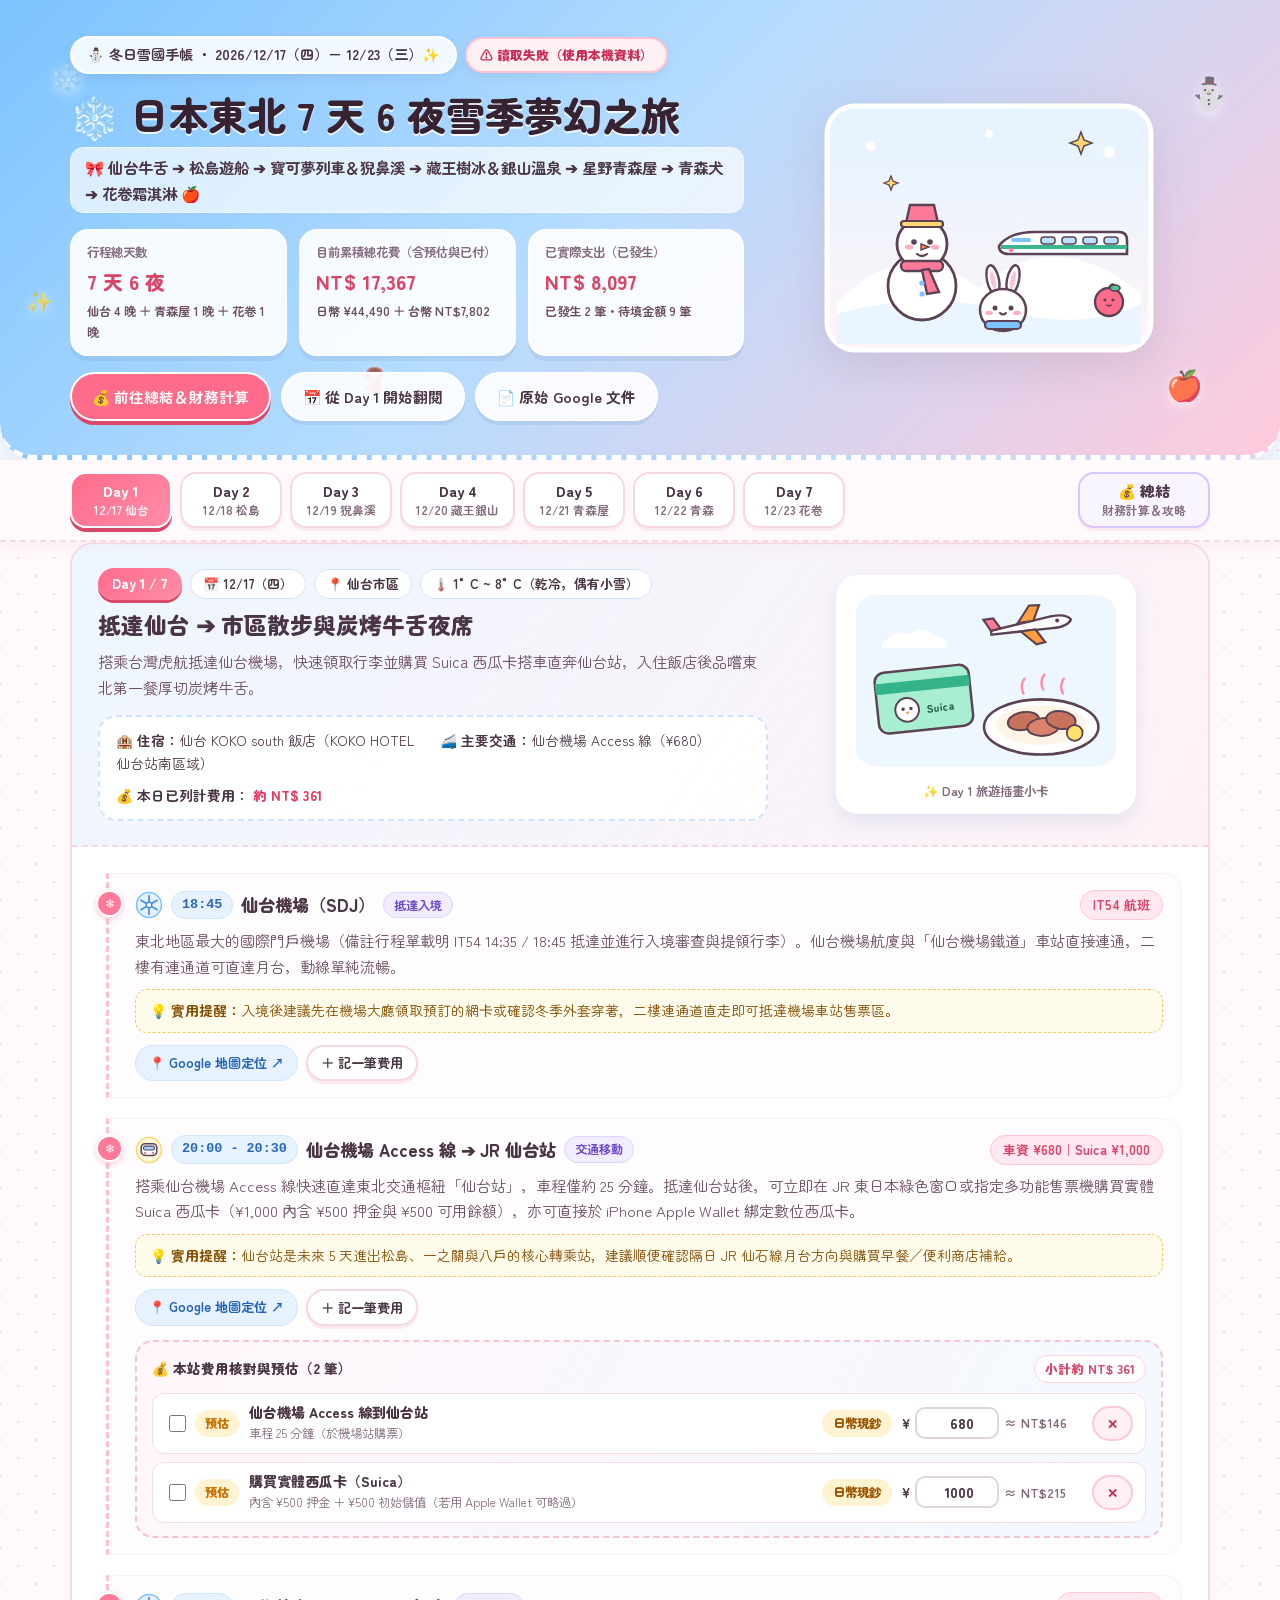
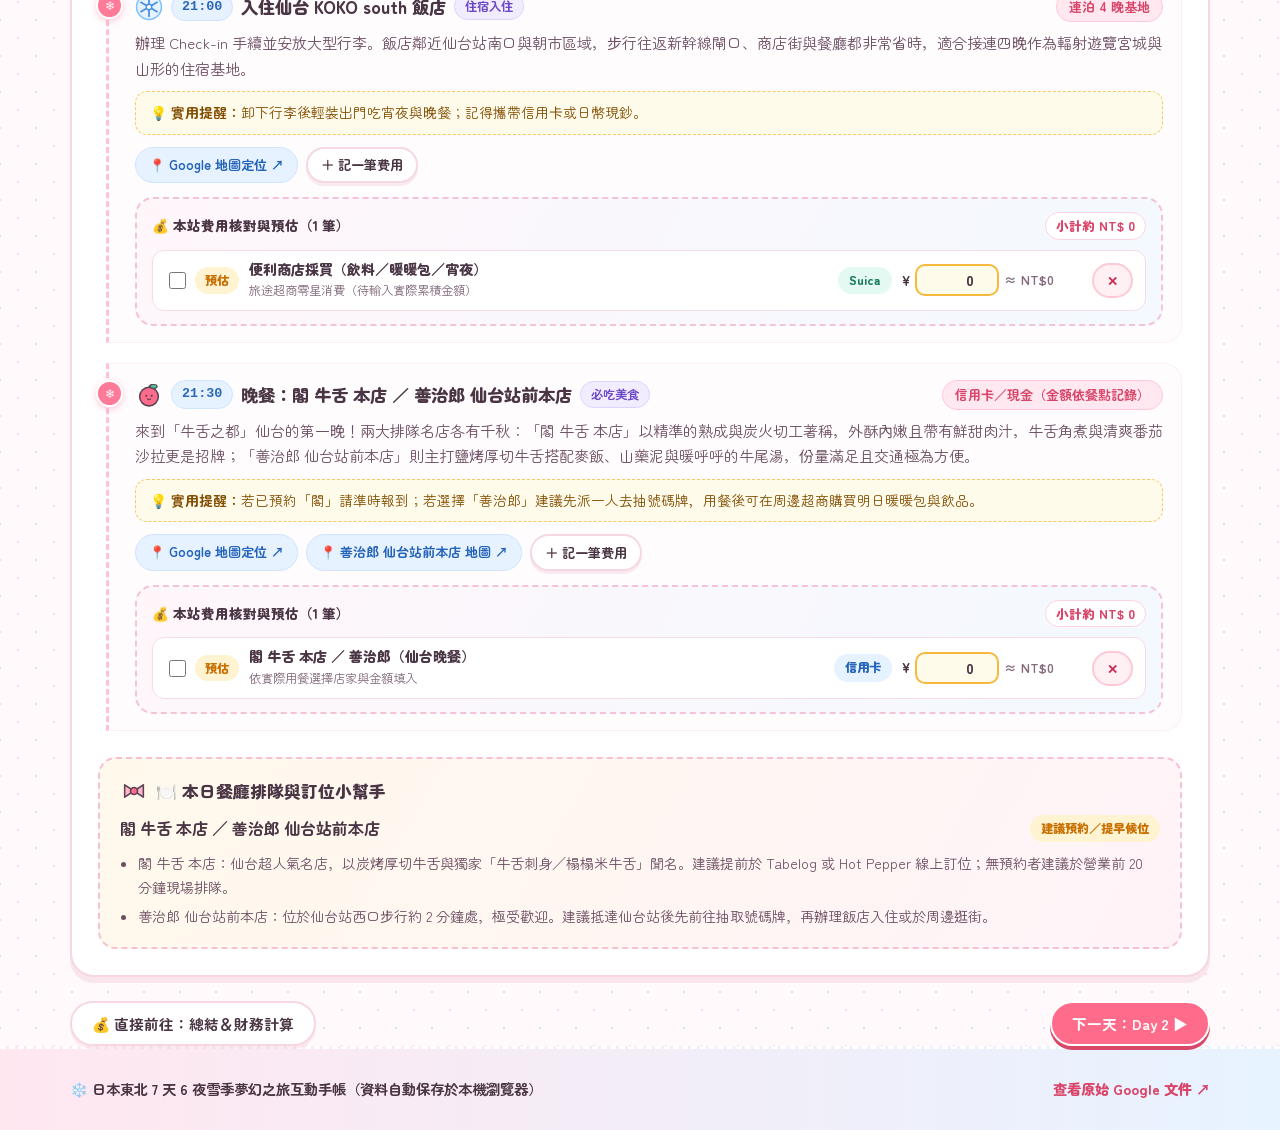
<file: index.html>
<!DOCTYPE html>
<html lang="zh-Hant">
  <head>
    <meta charset="UTF-8" />
    <meta name="viewport" content="width=device-width, initial-scale=1.0" />
    <title>❄️ 日本東北 7 天 6 夜雪季夢幻之旅（12/17 - 12/23）</title>
    <link rel="preconnect" href="https://fonts.googleapis.com" />
    <link rel="preconnect" href="https://fonts.gstatic.com" crossorigin />
    <link
      href="https://fonts.googleapis.com/css2?family=Noto+Sans+TC:wght@400;500;600;700;800&family=Zen+Maru+Gothic:wght@500;700;900&display=swap"
      rel="stylesheet"
    />
    <link rel="stylesheet" href="styles.css" />
    <script defer src="data.js"></script>
    <script defer src="illustrations.js"></script>
    <script defer src="app.js"></script>
  </head>
  <body>
    <header class="hero">
      <div class="snow-decor" aria-hidden="true">
        <span class="snow-charm charm-1">❄️</span>
        <span class="snow-charm charm-2">⛄</span>
        <span class="snow-charm charm-3">✨</span>
        <span class="snow-charm charm-4">🍎</span>
        <span class="snow-charm charm-5">❄️</span>
        <span class="snow-charm charm-6">🧣</span>
      </div>
      <div class="container hero-layout">
        <div class="hero-inner">
          <div class="hero-top-pills">
            <span class="hero-eyebrow">⛄ 冬日雪國手帳 ・ 2026/12/17（四）－ 12/23（三）✨</span>
            <span class="cloud-status-pill" id="hero-cloud-status">📱 本機儲存模式</span>
          </div>
          <div>
            <h1>❄️ 日本東北 7 天 6 夜雪季夢幻之旅</h1>
            <p class="hero-route">
              🎀 仙台牛舌 ➔ 松島遊船 ➔ 寶可夢列車＆猊鼻溪 ➔ 藏王樹冰＆銀山溫泉 ➔ 星野青森屋 ➔ 青森犬 ➔ 花卷霜淇淋 🍎
            </p>
          </div>

          <div class="hero-metrics">
            <div class="hero-metric">
              <span class="hero-metric-label">行程總天數</span>
              <span class="hero-metric-value">7 天 6 夜</span>
              <span class="hero-metric-sub">仙台 4 晚 ＋ 青森屋 1 晚 ＋ 花卷 1 晚</span>
            </div>
            <div class="hero-metric">
              <span class="hero-metric-label">目前累積總花費（含預估與已付）</span>
              <span class="hero-metric-value" id="hero-total-twd">NT$ 0</span>
              <span class="hero-metric-sub" id="hero-total-sub">日幣 ¥0 ＋ 台幣 NT$0</span>
            </div>
            <div class="hero-metric">
              <span class="hero-metric-label">已實際支出（已發生）</span>
              <span class="hero-metric-value" id="hero-paid-twd">NT$ 0</span>
              <span class="hero-metric-sub" id="hero-paid-sub">尚有待輸入或未發生項目</span>
            </div>
          </div>

          <div class="hero-actions">
            <button type="button" class="btn btn-primary" data-switch-tab="summary">
              💰 前往總結＆財務計算
            </button>
            <button type="button" class="btn btn-ghost-light" data-switch-tab="day-1">
              📅 從 Day 1 開始翻閱
            </button>
            <a
              href="https://docs.google.com/document/d/1Fx-8QjwvsltW1D50vwriKqt8MplHRS7y/edit"
              target="_blank"
              rel="noopener noreferrer"
              class="btn btn-ghost-light"
            >
              📄 原始 Google 文件
            </a>
          </div>
        </div>

        <div class="hero-illustration-wrap" id="hero-illustration"></div>
      </div>
    </header>

    <!-- 頂部筆記本索引頁籤列 -->
    <nav class="sticky-nav" aria-label="行程與總結頁籤">
      <div class="container">
        <div class="tab-bar" id="main-tab-bar" role="tablist">
          <button type="button" class="tab-btn active" role="tab" aria-selected="true" data-tab="day-1">
            <span class="tab-day-tag">Day 1</span>
            <span class="tab-date-sub">12/17 仙台</span>
          </button>
          <button type="button" class="tab-btn" role="tab" aria-selected="false" data-tab="day-2">
            <span class="tab-day-tag">Day 2</span>
            <span class="tab-date-sub">12/18 松島</span>
          </button>
          <button type="button" class="tab-btn" role="tab" aria-selected="false" data-tab="day-3">
            <span class="tab-day-tag">Day 3</span>
            <span class="tab-date-sub">12/19 猊鼻溪</span>
          </button>
          <button type="button" class="tab-btn" role="tab" aria-selected="false" data-tab="day-4">
            <span class="tab-day-tag">Day 4</span>
            <span class="tab-date-sub">12/20 藏王銀山</span>
          </button>
          <button type="button" class="tab-btn" role="tab" aria-selected="false" data-tab="day-5">
            <span class="tab-day-tag">Day 5</span>
            <span class="tab-date-sub">12/21 青森屋</span>
          </button>
          <button type="button" class="tab-btn" role="tab" aria-selected="false" data-tab="day-6">
            <span class="tab-day-tag">Day 6</span>
            <span class="tab-date-sub">12/22 青森</span>
          </button>
          <button type="button" class="tab-btn" role="tab" aria-selected="false" data-tab="day-7">
            <span class="tab-day-tag">Day 7</span>
            <span class="tab-date-sub">12/23 花卷</span>
          </button>
          <button type="button" class="tab-btn tab-summary" role="tab" aria-selected="false" data-tab="summary">
            <span class="tab-day-tag">💰 總結</span>
            <span class="tab-date-sub">財務計算＆攻略</span>
          </button>
        </div>
      </div>
    </nav>

    <main class="container">
      <!-- 分頁一～七：單日行程頁籤面板 -->
      <section class="tab-panel active" id="panel-itinerary" role="tabpanel">
        <div id="days-container"></div>
        <div class="page-turn-nav" id="page-turn-nav"></div>
      </section>

      <!-- 最後一頁：總結與財務計算面板 -->
      <section class="tab-panel" id="panel-summary" role="tabpanel" hidden>
        <div class="summary-banner">
          <div class="summary-banner-text">
            <span class="summary-pill">✨ 旅程總結・預算管家頁</span>
            <h2>💰 旅費累積計算 ＆ 行前必備全攻略</h2>
            <p>
              這裡彙整了整趟東北 7 天 6 夜的開銷估算、已發生／待支出的即時累積統計、票券預約進度、12 月防寒穿搭檢查表，以及所有必吃名店排隊攻略！
            </p>
          </div>
          <div class="summary-illust-wrap" id="summary-illustration"></div>
        </div>

        <!-- 財務計算機 -->
        <section id="expenses" class="summary-subblock">
          <div class="section-header">
            <div>
              <h2>🧮 互動式費用累積計算機</h2>
              <p class="section-desc">
                已預先載入行程表內所有已知交通、門票與「¥未知」待補餐飲／購物項目。支援即時新增費用、修改未知金額、切換「已發生／預估中」狀態，資料自動儲存於瀏覽器。
              </p>
            </div>
          </div>

          <div class="expense-panel">
            <!-- Google 試算表雲端同步設定列 -->
            <div class="cloud-sync-card" id="cloud-sync-card">
              <div class="cloud-sync-top">
                <strong>☁️ Google 試算表雲端同步（多手機共用帳本）</strong>
                <span class="cloud-sync-badge" id="cloud-sync-badge">📱 目前為本機儲存</span>
              </div>
              <div class="cloud-sync-row">
                <input
                  type="url"
                  id="cloud-url-input"
                  placeholder="貼上 Google Apps Script 網頁應用程式網址（結尾為 /exec）"
                  aria-label="Google Apps Script 網頁應用程式網址"
                />
                <div class="cloud-sync-actions">
                  <button type="button" class="btn btn-primary btn-sm" id="btn-cloud-connect">🔗 連線同步</button>
                  <button type="button" class="btn btn-outline btn-sm" id="btn-cloud-pull">🔄 從雲端讀取</button>
                  <button type="button" class="btn btn-outline btn-sm" id="btn-cloud-push">☁️ 立即上傳</button>
                  <button type="button" class="btn btn-danger-soft btn-sm" id="btn-cloud-disconnect">解除</button>
                </div>
              </div>
              <details class="cloud-help-details">
                <summary>📖 第一次使用？點我看 2 分鐘免費串接 Google 試算表步驟</summary>
                <ol>
                  <li>前往 <a href="https://sheets.new" target="_blank" rel="noopener noreferrer">sheets.new</a> 建立一份新的 Google 試算表。</li>
                  <li>上方選單點 <strong>擴充功能 ➔ Apps Script</strong>，將專案內的 <code>google-apps-script.gs</code> 程式碼完整貼上並儲存。</li>
                  <li>點擊右上角 <strong>部署 ➔ 新增部署作業</strong>，類型選「網頁應用程式」，執行身分選「我」，誰可以存取選「所有人」，按部署並完成授權。</li>
                  <li>複製產生的 <code>https://script.google.com/macros/s/.../exec</code> 網址貼到上方欄位按「🔗 連線同步」（或填入 <code>data.js</code> 的 <code>cloudSyncUrl</code> 推送至 GitHub，之後每支手機打開都會自動同步！）。</li>
                </ol>
              </details>
            </div>

            <!-- 匯率設定列 -->
            <div class="rate-bar">
              <div class="rate-control">
                <label for="exchange-rate">即時換算匯率：1 日圓（JPY）＝</label>
                <input type="number" id="exchange-rate" step="0.001" min="0.01" value="0.215" />
                <span>新台幣（TWD）</span>
              </div>
              <div class="section-desc" id="expense-count-note">共 0 筆項目</div>
            </div>

            <!-- 總覽儀表板卡片 -->
            <div class="summary-grid">
              <div class="stat-card highlight">
                <div class="stat-label">累積總花費（預估＋已發生）</div>
                <div class="stat-value" id="sum-grand-twd">NT$ 0</div>
                <div class="stat-sub" id="sum-grand-detail">日幣 ¥0 ＋ 台幣 NT$0</div>
              </div>
              <div class="stat-card paid-card">
                <div class="stat-label">✔ 已發生支出（已付／已刷卡）</div>
                <div class="stat-value" id="sum-paid-twd">NT$ 0</div>
                <div class="stat-sub" id="sum-paid-detail">¥0 ＋ NT$0</div>
              </div>
              <div class="stat-card pending-card">
                <div class="stat-label">⏳ 預估待支出（尚未發生）</div>
                <div class="stat-value" id="sum-pending-twd">NT$ 0</div>
                <div class="stat-sub" id="sum-pending-detail">¥0 ＋ NT$0</div>
              </div>
              <div class="stat-card">
                <div class="stat-label">💴 日幣現鈔累積</div>
                <div class="stat-value" id="sum-cash-jpy">¥0</div>
                <div class="stat-sub" id="sum-cash-twd">約 NT$0</div>
              </div>
              <div class="stat-card">
                <div class="stat-label">🐧 Suica 西瓜卡累積</div>
                <div class="stat-value" id="sum-suica-jpy">¥0</div>
                <div class="stat-sub" id="sum-suica-twd">約 NT$0</div>
              </div>
              <div class="stat-card">
                <div class="stat-label">💳 信用卡累積（含台幣／日幣）</div>
                <div class="stat-value" id="sum-card-twd">NT$ 0</div>
                <div class="stat-sub" id="sum-card-detail">¥0 ＋ NT$0</div>
              </div>
            </div>

            <!-- 每日 / 分類累積進度條 -->
            <div class="breakdown-grid">
              <div class="breakdown-box">
                <h3>📆 每日花費累積分布（折合台幣）</h3>
                <div class="bar-list" id="day-breakdown-bars"></div>
              </div>
              <div class="breakdown-box">
                <h3>🏷️ 消費類別累積分布（折合台幣）</h3>
                <div class="bar-list" id="category-breakdown-bars"></div>
              </div>
            </div>

            <!-- 新增費用表單 -->
            <div class="expense-form-box" id="expense-form-box">
              <h3>➕ 新增發生的費用／預估支出</h3>
              <form class="expense-form" id="add-expense-form">
                <div class="form-field span-2">
                  <label for="exp-title">費用項目名稱</label>
                  <input
                    type="text"
                    id="exp-title"
                    placeholder="例：仙台朝市海鮮丼、伴手禮萩之月"
                    required
                  />
                </div>
                <div class="form-field">
                  <label for="exp-day">天數／階段</label>
                  <select id="exp-day" required>
                    <option value="行前預訂">行前預訂</option>
                    <option value="Day 1" selected>Day 1 (12/17)</option>
                    <option value="Day 2">Day 2 (12/18)</option>
                    <option value="Day 3">Day 3 (12/19)</option>
                    <option value="Day 4">Day 4 (12/20)</option>
                    <option value="Day 5">Day 5 (12/21)</option>
                    <option value="Day 6">Day 6 (12/22)</option>
                    <option value="Day 7">Day 7 (12/23)</option>
                  </select>
                </div>
                <div class="form-field">
                  <label for="exp-category">消費分類</label>
                  <select id="exp-category">
                    <option value="餐飲">餐飲</option>
                    <option value="交通">交通</option>
                    <option value="門票/體驗">門票/體驗</option>
                    <option value="購物">購物</option>
                    <option value="住宿">住宿</option>
                    <option value="其他">其他</option>
                  </select>
                </div>
                <div class="form-field">
                  <label for="exp-currency">幣別</label>
                  <select id="exp-currency">
                    <option value="JPY">日幣 ¥</option>
                    <option value="TWD">台幣 NT$</option>
                  </select>
                </div>
                <div class="form-field">
                  <label for="exp-amount">金額</label>
                  <input type="number" id="exp-amount" inputmode="numeric" min="0" step="1" placeholder="0" required />
                </div>
                <div class="form-field">
                  <label for="exp-method">付款方式</label>
                  <select id="exp-method">
                    <option value="日幣現鈔">日幣現鈔</option>
                    <option value="Suica">Suica</option>
                    <option value="信用卡">信用卡</option>
                  </select>
                </div>
                <div class="form-field">
                  <label for="exp-paid">支出狀態</label>
                  <label class="checkbox-inline">
                    <input type="checkbox" id="exp-paid" checked />
                    <span>已發生</span>
                  </label>
                </div>
                <div class="form-field span-2">
                  <label for="exp-note">備註（選填）</label>
                  <input type="text" id="exp-note" placeholder="例：含稅、與同行分攤、店家備註" />
                </div>
                <div class="form-field">
                  <button type="submit" class="btn btn-primary">加入累積清單</button>
                </div>
              </form>
            </div>

            <!-- 費用篩選與明細表 -->
            <div class="table-toolbar">
              <div class="table-filters">
                <select id="filter-day" aria-label="依天數篩選">
                  <option value="ALL">全部天數</option>
                  <option value="行前預訂">行前預訂</option>
                  <option value="Day 1">Day 1</option>
                  <option value="Day 2">Day 2</option>
                  <option value="Day 3">Day 3</option>
                  <option value="Day 4">Day 4</option>
                  <option value="Day 5">Day 5</option>
                  <option value="Day 6">Day 6</option>
                  <option value="Day 7">Day 7</option>
                </select>
                <select id="filter-method" aria-label="依付款方式篩選">
                  <option value="ALL">全部付款方式</option>
                  <option value="日幣現鈔">日幣現鈔</option>
                  <option value="Suica">Suica</option>
                  <option value="信用卡">信用卡</option>
                </select>
                <select id="filter-category" aria-label="依分類篩選">
                  <option value="ALL">全部分類</option>
                  <option value="交通">交通</option>
                  <option value="餐飲">餐飲</option>
                  <option value="門票/體驗">門票/體驗</option>
                  <option value="購物">購物</option>
                  <option value="住宿">住宿</option>
                  <option value="其他">其他</option>
                </select>
                <select id="filter-status" aria-label="依支出狀態篩選">
                  <option value="ALL">全部狀態</option>
                  <option value="PAID">僅看已發生</option>
                  <option value="PENDING">僅看預估中</option>
                </select>
              </div>
              <div class="table-actions">
                <button type="button" class="btn btn-outline btn-sm" id="btn-export-csv">📥 匯出 CSV</button>
                <button type="button" class="btn btn-outline btn-sm" id="btn-export-json">💾 匯出備份</button>
                <button type="button" class="btn btn-outline btn-sm" id="btn-import-json">📂 匯入備份</button>
                <button type="button" class="btn btn-outline btn-sm" id="btn-reset-defaults">↺ 重設預設清單</button>
                <button type="button" class="btn btn-danger-soft btn-sm" id="btn-clear-all">🗑️ 清空全部</button>
                <input type="file" id="import-json-input" accept="application/json,.json" hidden />
              </div>
            </div>

            <div class="table-wrap">
              <table class="expense-table">
                <thead>
                  <tr>
                    <th>已發生</th>
                    <th>天數</th>
                    <th>項目名稱與備註</th>
                    <th>分類</th>
                    <th>付款方式</th>
                    <th>金額（可直接修改）</th>
                    <th>折合台幣</th>
                    <th>操作</th>
                  </tr>
                </thead>
                <tbody id="expense-table-body"></tbody>
              </table>
            </div>
          </div>
        </section>

        <!-- 必買票券與雪季穿搭 -->
        <section id="prep" class="summary-subblock">
          <div class="section-header">
            <div>
              <h2>🎫 必買票券預約 ＆ 12 月東北雪季穿搭清單</h2>
              <p class="section-desc">出發前可逐項勾選確認準備進度，勾選狀態會自動保存。</p>
            </div>
          </div>

          <div class="pass-alert" id="pass-note-box"></div>

          <div class="prep-grid">
            <div class="card-box">
              <h3>🎟️ 必買票券與事前預約檢查表</h3>
              <div class="checklist-items" id="booking-checklist"></div>
            </div>

            <div class="card-box">
              <h3>🧣 12 月雪季氣溫與洋蔥式裝備檢查表</h3>
              <div class="temp-chips">
                <span class="temp-chip">🏙️ 仙台市區：1°C ~ 8°C（乾冷偶雪）</span>
                <span class="temp-chip">🏔️ 藏王／銀山／青森：-6°C ~ 2°C（厚雪強風）</span>
                <span class="temp-chip">🚄 室內＆新幹線：20°C ~ 23°C（暖氣強）</span>
              </div>
              <div class="checklist-items" id="packing-checklist"></div>
            </div>
          </div>
        </section>

        <!-- 熱門餐廳攻略 -->
        <section id="dining" class="summary-subblock">
          <div class="section-header">
            <div>
              <h2>🍽️ 熱門餐廳預約與排隊攻略</h2>
              <p class="section-desc">收錄行程內必吃人氣名店的排隊秘訣、營業時間限制與現金注意事項。</p>
            </div>
          </div>
          <div class="dining-grid" id="dining-container"></div>
        </section>

        <div class="page-turn-nav">
          <button type="button" class="btn btn-outline" data-switch-tab="day-7">
            ◀ 回到 Day 7（12/23 花卷返台）
          </button>
          <button type="button" class="btn btn-primary" data-switch-tab="day-1">
            📖 重新從 Day 1 閱讀
          </button>
        </div>
      </section>
    </main>

    <footer class="site-footer">
      <div class="container footer-inner">
        <span>❄️ 日本東北 7 天 6 夜雪季夢幻之旅互動手帳（資料自動保存於本機瀏覽器）</span>
        <a
          href="https://docs.google.com/document/d/1Fx-8QjwvsltW1D50vwriKqt8MplHRS7y/edit"
          target="_blank"
          rel="noopener noreferrer"
        >
          查看原始 Google 文件 ↗
        </a>
      </div>
    </footer>

    <div class="toast" id="toast" role="status" aria-live="polite"></div>
  </body>
</html>
</file>
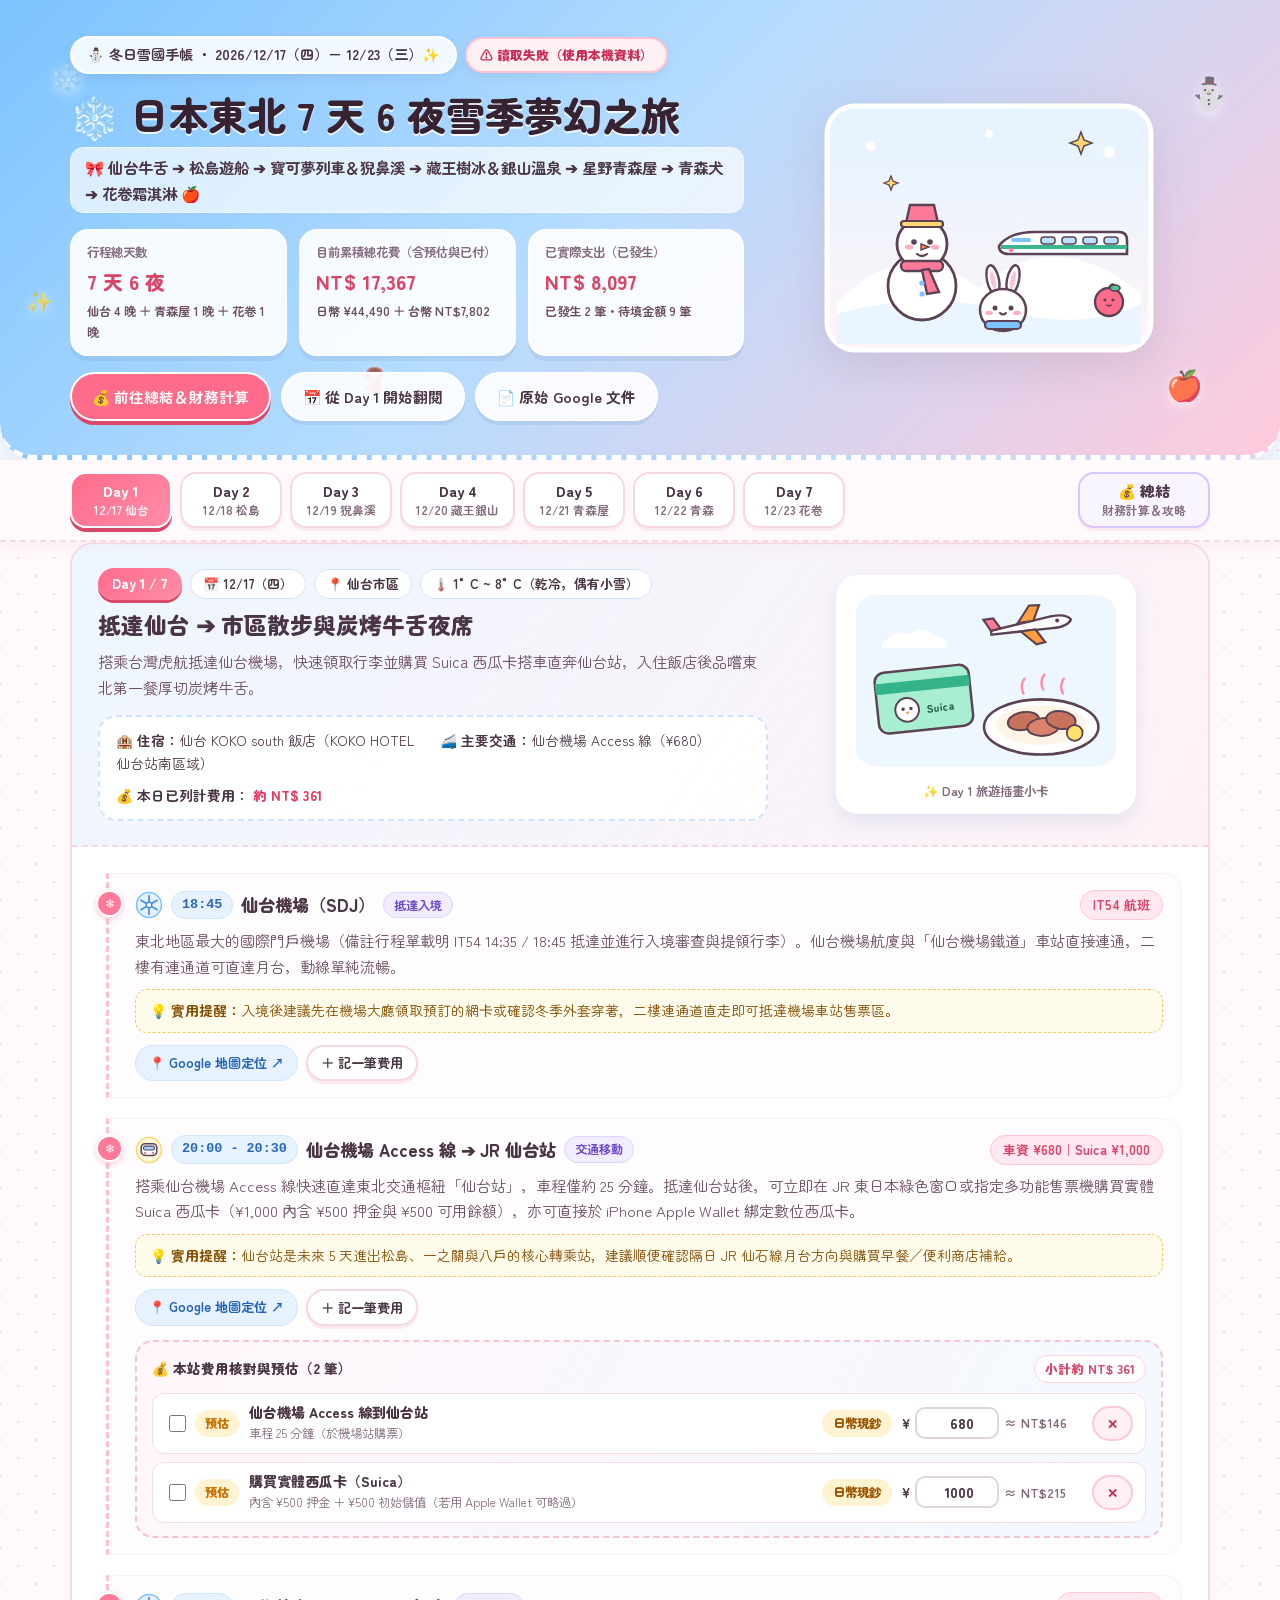
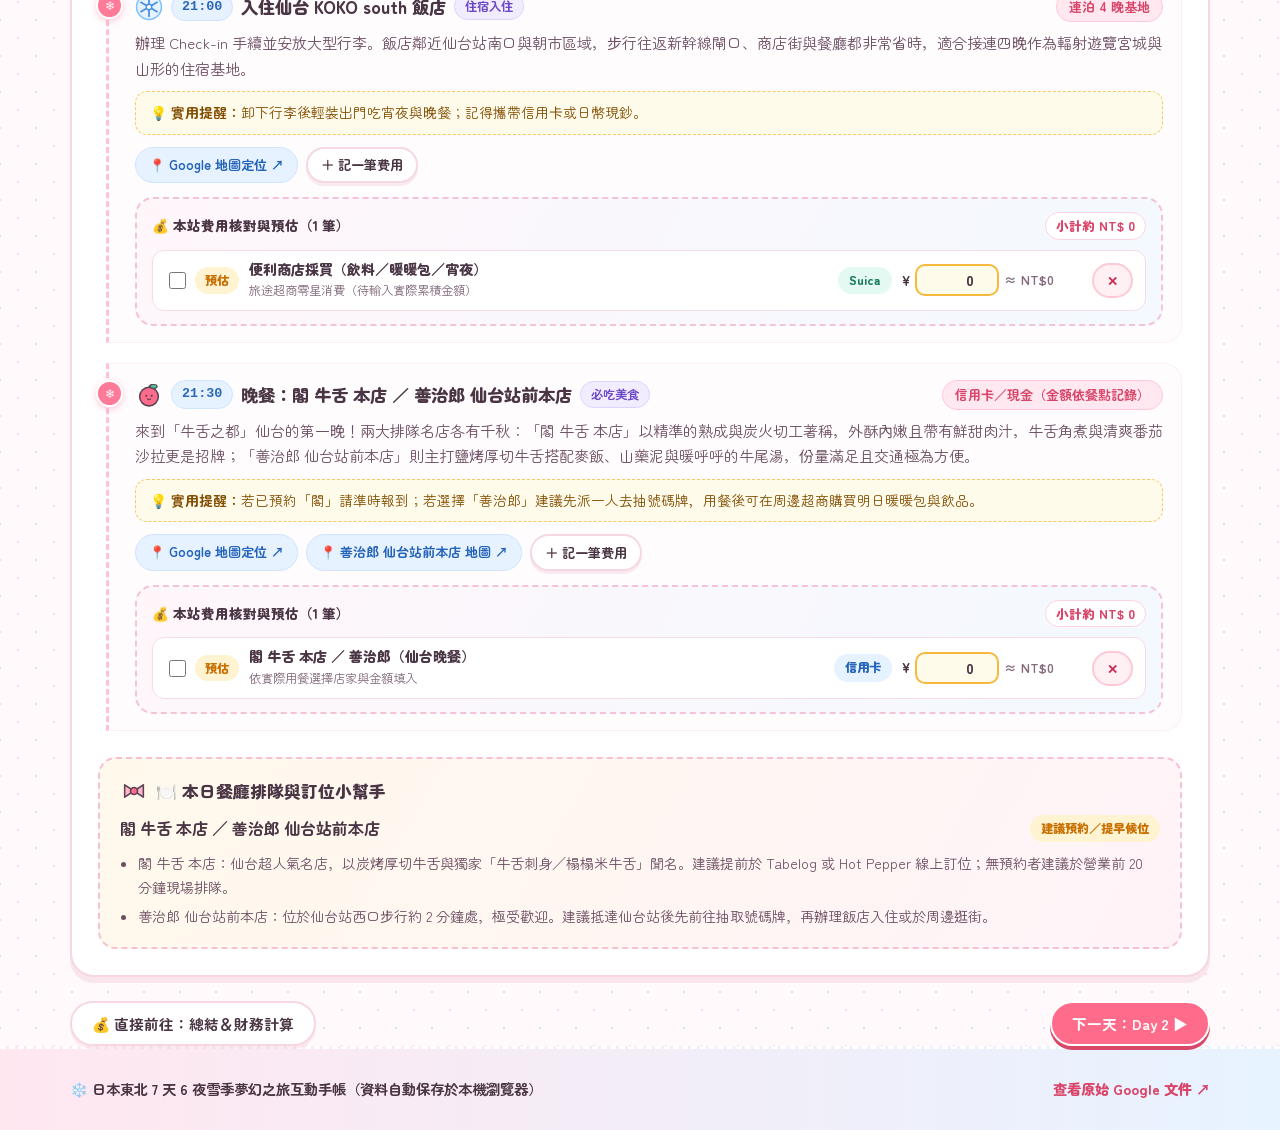
<file: tohoku-winter-trip-standalone.html>
<!DOCTYPE html>
<html lang="zh-Hant">
  <head>
    <meta charset="UTF-8" />
    <meta name="viewport" content="width=device-width, initial-scale=1.0" />
    <title>❄️ 日本東北 7 天 6 夜雪季夢幻之旅（12/17 - 12/23）</title>
    <link rel="preconnect" href="https://fonts.googleapis.com" />
    <link rel="preconnect" href="https://fonts.gstatic.com" crossorigin />
    <link
      href="https://fonts.googleapis.com/css2?family=Noto+Sans+TC:wght@400;500;600;700;800&family=Zen+Maru+Gothic:wght@500;700;900&display=swap"
      rel="stylesheet"
    />
    <style>
:root {
  --bg-page: #fff9fb;
  --bg-card: #ffffff;
  --bg-frost: #eef6ff;
  --bg-ice: #fff3f7;
  --bg-cream: #fffbeb;
  --cocoa: #4a3544;
  --cocoa-soft: #6d4f63;
  --muted: #846b7d;
  --border: #f5d8e4;
  --border-blue: #cfe5ff;
  --accent: #ff6b8b;
  --accent-hover: #ef5275;
  --accent-soft: #ffe8ef;
  --sky: #5aa9f8;
  --sky-soft: #e6f2ff;
  --lavender: #9c7cf4;
  --lavender-soft: #f2ecff;
  --pine: #249f78;
  --pine-soft: #e3f9f1;
  --amber: #c96f00;
  --amber-soft: #fff3d1;
  --shadow-sticker: 0 6px 0 rgba(240, 175, 200, 0.28);
  --shadow-soft: 0 10px 26px rgba(130, 88, 118, 0.09);
  --radius-lg: 24px;
  --radius-md: 18px;
  --radius-sm: 12px;
}

* {
  box-sizing: border-box;
}

html {
  scroll-behavior: smooth;
}

body {
  margin: 0;
  font-family: 'Zen Maru Gothic', 'Noto Sans TC', -apple-system, BlinkMacSystemFont, sans-serif;
  background-color: var(--bg-page);
  background-image:
    radial-gradient(#ffd6e4 1.4px, transparent 1.4px),
    radial-gradient(#cde6ff 1.4px, transparent 1.4px);
  background-size: 36px 36px;
  background-position: 0 0, 18px 18px;
  color: var(--cocoa);
  line-height: 1.7;
  overflow-x: hidden;
  overflow-x: clip;
}

a {
  color: #327ad6;
  text-decoration: none;
  font-weight: 600;
}

a:hover {
  text-decoration: underline;
}

.container {
  max-width: 1180px;
  margin: 0 auto;
  padding: 0 20px;
}

.kawaii-svg {
  width: 100%;
  height: auto;
  display: block;
}

.sticker-svg {
  width: 28px;
  height: 28px;
  display: block;
  flex-shrink: 0;
}

/* === Kawaii Hero === */
.hero {
  background: linear-gradient(135deg, #7cc3ff 0%, #b5dcff 46%, #ffcadc 100%);
  color: var(--cocoa);
  padding: 36px 0 34px;
  position: relative;
  overflow: hidden;
  border-bottom: 5px dashed #ffffff;
  border-radius: 0 0 36px 36px;
  box-shadow: 0 12px 30px rgba(124, 195, 255, 0.25);
}

.snow-decor {
  position: absolute;
  inset: 0;
  pointer-events: none;
  overflow: hidden;
}

.snow-charm {
  position: absolute;
  font-size: 1.65rem;
  opacity: 0.72;
  filter: drop-shadow(0 3px 6px rgba(255, 255, 255, 0.85));
  animation: floatCharm 5.5s ease-in-out infinite;
}

.charm-1 { top: 12%; left: 4%; animation-delay: 0s; }
.charm-2 { top: 14%; right: 4%; font-size: 2rem; animation-delay: 0.9s; }
.charm-3 { top: 62%; left: 2%; font-size: 1.35rem; animation-delay: 1.7s; }
.charm-4 { bottom: 10%; right: 6%; font-size: 1.85rem; animation-delay: 2.3s; }
.charm-5 { top: 8%; left: 44%; font-size: 1.4rem; animation-delay: 1.2s; }
.charm-6 { bottom: 12%; left: 28%; font-size: 1.6rem; animation-delay: 3s; }

@keyframes floatCharm {
  0%, 100% { transform: translateY(0px) rotate(-4deg); }
  50% { transform: translateY(-9px) rotate(6deg); }
}

.hero-layout {
  position: relative;
  z-index: 1;
  display: grid;
  grid-template-columns: 1.45fr 0.95fr;
  align-items: center;
  gap: 24px;
}

@media (max-width: 900px) {
  .hero-layout {
    grid-template-columns: 1fr;
  }
}

.hero-inner {
  display: flex;
  flex-direction: column;
  gap: 16px;
}

.hero-illustration-wrap {
  max-width: 340px;
  width: 100%;
  margin: 0 auto;
  filter: drop-shadow(0 12px 22px rgba(91, 66, 84, 0.14));
  animation: floatSlow 6s ease-in-out infinite;
}

@keyframes floatSlow {
  0%, 100% { transform: translateY(0px); }
  50% { transform: translateY(-7px); }
}

.hero-eyebrow {
  display: inline-flex;
  align-items: center;
  gap: 8px;
  width: fit-content;
  padding: 5px 15px;
  border-radius: 999px;
  background: rgba(255, 255, 255, 0.88);
  border: 2px solid #ffffff;
  box-shadow: 0 4px 12px rgba(74, 53, 68, 0.08);
  color: var(--cocoa);
  font-size: 0.88rem;
  font-weight: 700;
}

.hero h1 {
  margin: 0;
  font-family: 'Zen Maru Gothic', 'Noto Sans TC', sans-serif;
  font-weight: 900;
  font-size: clamp(1.75rem, 3.4vw, 2.45rem);
  line-height: 1.24;
  color: #362231;
  text-shadow: 0 2px 0 rgba(255, 255, 255, 0.85);
}

.hero-route {
  margin: 8px 0 0;
  font-size: 0.96rem;
  font-weight: 700;
  color: #4a3544;
  background: rgba(255, 255, 255, 0.68);
  display: inline-block;
  padding: 6px 14px;
  border-radius: 14px;
  border: 1.5px dashed rgba(255, 255, 255, 0.95);
}

.hero-metrics {
  display: grid;
  grid-template-columns: repeat(auto-fit, minmax(175px, 1fr));
  gap: 12px;
}

.hero-metric {
  background: rgba(255, 255, 255, 0.9);
  backdrop-filter: blur(8px);
  border: 2px solid #ffffff;
  border-radius: var(--radius-md);
  padding: 11px 15px;
  box-shadow: 0 5px 0 rgba(120, 155, 195, 0.18);
}

.hero-metric-label {
  display: block;
  font-size: 0.78rem;
  font-weight: 700;
  color: var(--muted);
  margin-bottom: 2px;
}

.hero-metric-value {
  font-size: 1.24rem;
  font-weight: 900;
  color: #d9466a;
}

.hero-metric-sub {
  display: block;
  font-size: 0.77rem;
  font-weight: 600;
  color: var(--cocoa-soft);
  margin-top: 2px;
}

.hero-actions {
  display: flex;
  flex-wrap: wrap;
  gap: 10px;
}

/* === Bubbly Buttons === */
.btn {
  display: inline-flex;
  align-items: center;
  justify-content: center;
  gap: 6px;
  padding: 10px 20px;
  border-radius: 999px;
  border: 2px solid transparent;
  font-family: inherit;
  font-size: 0.92rem;
  font-weight: 700;
  cursor: pointer;
  transition: transform 0.16s ease, box-shadow 0.16s ease, background 0.16s ease;
  text-decoration: none;
}

.btn:hover {
  text-decoration: none;
  transform: translateY(-2px);
}

.btn:active {
  transform: translateY(1px);
}

.btn-primary {
  background: var(--accent);
  color: #ffffff;
  border-color: #ffffff;
  box-shadow: 0 4px 0 #d94869;
}

.btn-primary:hover {
  background: var(--accent-hover);
}

.btn-ghost-light {
  background: rgba(255, 255, 255, 0.9);
  border-color: #ffffff;
  color: var(--cocoa);
  box-shadow: 0 4px 0 rgba(130, 160, 200, 0.22);
}

.btn-ghost-light:hover {
  background: #ffffff;
}

.btn-outline {
  background: #ffffff;
  border-color: var(--border);
  color: var(--cocoa);
  box-shadow: 0 3px 0 rgba(240, 175, 200, 0.25);
}

.btn-outline:hover {
  border-color: var(--accent);
  background: var(--accent-soft);
}

.btn-sm {
  padding: 6px 13px;
  font-size: 0.82rem;
}

.btn-danger-soft {
  background: #fff0f3;
  border-color: #ffc8d6;
  color: #c92a52;
}

.btn-danger-soft:hover {
  background: #ffe0e8;
}

/* === Sticky Booklet Tab Bar === */
.sticky-nav {
  position: sticky;
  top: 0;
  z-index: 40;
  background: rgba(255, 249, 251, 0.95);
  backdrop-filter: blur(10px);
  border-bottom: 2px dashed var(--border);
  box-shadow: 0 4px 14px rgba(245, 200, 218, 0.24);
}

.tab-bar {
  display: flex;
  gap: 8px;
  overflow-x: auto;
  padding: 12px 0;
  scrollbar-width: none;
}

.tab-bar::-webkit-scrollbar {
  display: none;
}

.tab-btn {
  display: flex;
  flex-direction: column;
  align-items: center;
  justify-content: center;
  min-width: 102px;
  padding: 8px 14px;
  border-radius: 16px;
  border: 2px solid var(--border);
  background: #ffffff;
  color: var(--cocoa);
  font-family: inherit;
  cursor: pointer;
  white-space: nowrap;
  box-shadow: 0 3px 0 rgba(245, 200, 218, 0.35);
  transition: all 0.16s ease;
}

.tab-btn:hover {
  transform: translateY(-2px);
  border-color: var(--accent);
  background: #fff4f8;
}

.tab-day-tag {
  font-size: 0.92rem;
  font-weight: 900;
  line-height: 1.2;
}

.tab-date-sub {
  font-size: 0.74rem;
  font-weight: 700;
  color: var(--muted);
  margin-top: 2px;
}

.tab-btn.active {
  background: linear-gradient(135deg, #ff6b8b 0%, #ff8da8 100%);
  border-color: #ffffff;
  color: #ffffff;
  box-shadow: 0 4px 0 #d94869;
}

.tab-btn.active .tab-date-sub {
  color: #fff3f7;
}

.tab-btn.tab-summary {
  margin-left: auto;
  border-color: #d6c5ff;
  background: #f8f5ff;
  min-width: 132px;
}

.tab-btn.tab-summary:hover {
  border-color: var(--lavender);
  background: #efe8ff;
}

.tab-btn.tab-summary.active {
  background: linear-gradient(135deg, #9c7cf4 0%, #ff7a98 100%);
  border-color: #ffffff;
  color: #ffffff;
  box-shadow: 0 4px 0 #7b5cd6;
}

/* === Tab Panels & Animation === */
main {
  padding: 28px 0 64px;
}

.tab-panel[hidden] {
  display: none !important;
}

.tab-panel.active {
  animation: pageFlipIn 0.28s ease-out;
}

@keyframes pageFlipIn {
  from {
    opacity: 0;
    transform: translateY(10px);
  }
  to {
    opacity: 1;
    transform: translateY(0);
  }
}

.section-header {
  display: flex;
  flex-wrap: wrap;
  justify-content: space-between;
  align-items: flex-end;
  gap: 12px;
  margin-bottom: 18px;
}

.section-header h2 {
  margin: 0;
  font-family: 'Zen Maru Gothic', 'Noto Sans TC', sans-serif;
  font-weight: 900;
  font-size: 1.55rem;
  color: var(--cocoa);
  display: inline-block;
  background: linear-gradient(transparent 62%, #ffe0ea 62%);
  padding: 0 6px;
}

.section-desc {
  margin: 6px 0 0;
  color: var(--muted);
  font-size: 0.93rem;
  font-weight: 500;
}

/* === Day Card & Illustrated Hero Banner === */
.day-card {
  background: var(--bg-card);
  border: 2px solid var(--border);
  border-radius: var(--radius-lg);
  box-shadow: var(--shadow-sticker);
  overflow: hidden;
}

.day-hero-banner {
  background: linear-gradient(125deg, #eef6ff 0%, #fff2f7 100%);
  padding: 24px 26px;
  border-bottom: 2px dashed var(--border);
  display: grid;
  grid-template-columns: 1.45fr 0.85fr;
  align-items: center;
  gap: 22px;
}

@media (max-width: 860px) {
  .day-hero-banner {
    grid-template-columns: 1fr;
  }
}

.day-header-main {
  display: flex;
  flex-direction: column;
  gap: 10px;
}

.day-badge-row {
  display: flex;
  flex-wrap: wrap;
  align-items: center;
  gap: 8px;
}

.day-num-badge {
  background: linear-gradient(135deg, #ff6b8b, #ff8da6);
  color: #ffffff;
  font-weight: 900;
  font-size: 0.86rem;
  padding: 4px 14px;
  border-radius: 999px;
  box-shadow: 0 3px 0 #d94869;
}

.day-meta-chip {
  background: #ffffff;
  border: 1.5px solid var(--border-blue);
  color: var(--cocoa);
  font-size: 0.81rem;
  font-weight: 700;
  padding: 3px 12px;
  border-radius: 999px;
}

.day-title {
  margin: 0;
  font-size: 1.42rem;
  font-weight: 900;
  color: var(--cocoa);
  line-height: 1.3;
}

.day-summary {
  margin: 0;
  font-size: 0.95rem;
  color: var(--cocoa-soft);
}

.day-side-info-inline {
  display: grid;
  grid-template-columns: repeat(auto-fit, minmax(210px, 1fr));
  gap: 8px 14px;
  font-size: 0.86rem;
  background: rgba(255, 255, 255, 0.92);
  border: 2px dashed var(--border-blue);
  border-radius: var(--radius-md);
  padding: 12px 16px;
  margin-top: 4px;
}

.day-side-row strong {
  color: var(--cocoa);
}

.day-cost-pill {
  color: #e13b63;
  font-weight: 900;
}

.day-illust-card {
  background: #ffffff;
  border: 2px solid #ffffff;
  border-radius: 22px;
  padding: 10px;
  box-shadow: 0 8px 20px rgba(124, 150, 195, 0.18);
  text-align: center;
  max-width: 300px;
  width: 100%;
  margin: 0 auto;
}

.day-illust-caption {
  display: block;
  margin-top: 6px;
  font-size: 0.78rem;
  font-weight: 700;
  color: var(--muted);
}

/* === Timeline === */
.timeline {
  padding: 26px;
  display: flex;
  flex-direction: column;
  gap: 20px;
}

.stop-item {
  position: relative;
  padding: 16px 18px 16px 26px;
  margin-left: 8px;
  border-left: 3px dashed #ffc1d3;
  background: #fffcfe;
  border-radius: 0 var(--radius-md) var(--radius-md) 0;
  border-top: 1.5px solid #fdf0f5;
  border-right: 1.5px solid #fdf0f5;
  border-bottom: 1.5px solid #fdf0f5;
}

.stop-item::before {
  content: '❄';
  position: absolute;
  left: -13px;
  top: 16px;
  width: 23px;
  height: 23px;
  border-radius: 50%;
  background: #ff7a98;
  color: #ffffff;
  font-size: 12px;
  display: flex;
  align-items: center;
  justify-content: center;
  border: 2px solid #ffffff;
  box-shadow: 0 2px 6px rgba(255, 107, 139, 0.35);
}

.stop-top {
  display: flex;
  flex-wrap: wrap;
  align-items: center;
  justify-content: space-between;
  gap: 8px;
  margin-bottom: 8px;
}

.stop-title-group {
  display: flex;
  flex-wrap: wrap;
  align-items: center;
  gap: 8px;
}

.stop-sticker-icon {
  display: inline-flex;
  align-items: center;
}

.stop-time {
  font-family: ui-monospace, SFMono-Regular, Menlo, Consolas, monospace;
  font-size: 0.84rem;
  font-weight: 800;
  color: #2c68b8;
  background: var(--sky-soft);
  border: 1.5px solid var(--border-blue);
  padding: 2px 10px;
  border-radius: 999px;
}

.stop-name {
  margin: 0;
  font-size: 1.08rem;
  font-weight: 800;
  color: var(--cocoa);
}

.stop-cat {
  font-size: 0.77rem;
  font-weight: 700;
  padding: 2px 10px;
  border-radius: 999px;
  background: var(--lavender-soft);
  border: 1.5px solid #dfd3ff;
  color: #6b48c7;
}

.stop-cost-badge {
  font-size: 0.81rem;
  font-weight: 700;
  color: #d9466a;
  background: var(--accent-soft);
  border: 1.5px solid #ffc8d7;
  padding: 3px 12px;
  border-radius: 999px;
}

.stop-desc {
  margin: 0 0 10px;
  font-size: 0.94rem;
  color: var(--cocoa-soft);
}

.stop-tips {
  background: var(--bg-cream);
  border: 1.5px dashed #f8c962;
  padding: 9px 14px;
  border-radius: var(--radius-sm);
  font-size: 0.86rem;
  color: #824d00;
  margin-bottom: 12px;
}

.stop-actions {
  display: flex;
  flex-wrap: wrap;
  gap: 8px;
}

.map-link-btn {
  display: inline-flex;
  align-items: center;
  gap: 5px;
  font-size: 0.82rem;
  font-weight: 700;
  padding: 6px 13px;
  border-radius: 999px;
  background: var(--sky-soft);
  border: 1.5px solid var(--border-blue);
  color: #2564b8;
  transition: transform 0.15s ease;
}

.map-link-btn:hover {
  background: #d7ebff;
  text-decoration: none;
  transform: translateY(-1px);
}

/* === Day-Specific Dining Callout === */
.day-dining-callout {
  margin: 0 26px 26px;
  padding: 18px 20px;
  background: linear-gradient(120deg, #fff9ec 0%, #fff3f8 100%);
  border: 2px dashed #f6c2d3;
  border-radius: var(--radius-md);
}

.day-dining-header {
  display: flex;
  align-items: center;
  gap: 8px;
  margin-bottom: 10px;
}

.day-dining-header h4 {
  margin: 0;
  font-size: 1.05rem;
  font-weight: 900;
  color: var(--cocoa);
}

.sticker-inline {
  display: inline-flex;
}

.day-dining-item ul {
  margin: 6px 0 0;
  padding-left: 18px;
  font-size: 0.88rem;
  color: var(--cocoa-soft);
  display: flex;
  flex-direction: column;
  gap: 5px;
}

/* === Page-Turn Bottom Navigation === */
.page-turn-nav {
  display: flex;
  flex-wrap: wrap;
  justify-content: space-between;
  align-items: center;
  gap: 12px;
  margin-top: 24px;
}

/* === Summary Page Banner === */
.summary-banner {
  background: linear-gradient(135deg, #f3ecff 0%, #fff1f6 52%, #eaf5ff 100%);
  border: 2px solid #ffffff;
  border-radius: var(--radius-lg);
  padding: 24px 28px;
  box-shadow: var(--shadow-sticker);
  display: grid;
  grid-template-columns: 1.4fr 0.85fr;
  align-items: center;
  gap: 20px;
  margin-bottom: 32px;
}

@media (max-width: 820px) {
  .summary-banner {
    grid-template-columns: 1fr;
  }
}

.summary-pill {
  display: inline-block;
  background: #ffffff;
  border: 1.5px solid #e1d0ff;
  color: #6b48c7;
  padding: 4px 13px;
  border-radius: 999px;
  font-size: 0.82rem;
  font-weight: 800;
  margin-bottom: 8px;
}

.summary-banner h2 {
  margin: 0 0 8px;
  font-size: 1.65rem;
  font-weight: 900;
  color: var(--cocoa);
}

.summary-banner p {
  margin: 0;
  font-size: 0.95rem;
  color: var(--cocoa-soft);
}

.summary-illust-wrap {
  max-width: 280px;
  width: 100%;
  margin: 0 auto;
  filter: drop-shadow(0 8px 18px rgba(130, 88, 118, 0.15));
}

.summary-subblock {
  margin-bottom: 42px;
}

/* === Expense Dashboard === */
.expense-panel {
  background: var(--bg-card);
  border: 2px solid var(--border);
  border-radius: var(--radius-lg);
  box-shadow: var(--shadow-sticker);
  padding: 26px;
  display: flex;
  flex-direction: column;
  gap: 24px;
}

.rate-bar {
  display: flex;
  flex-wrap: wrap;
  align-items: center;
  justify-content: space-between;
  gap: 12px;
  background: linear-gradient(90deg, #eef6ff, #fff3f7);
  border: 2px dashed var(--border-blue);
  border-radius: var(--radius-md);
  padding: 13px 18px;
}

.rate-control {
  display: flex;
  flex-wrap: wrap;
  align-items: center;
  gap: 8px;
  font-size: 0.92rem;
  font-weight: 700;
  color: var(--cocoa);
}

.rate-control input {
  width: 96px;
  padding: 6px 10px;
  border: 2px solid var(--border-blue);
  border-radius: 999px;
  font-family: inherit;
  font-size: 0.94rem;
  font-weight: 800;
  text-align: center;
  color: #2564b8;
  background: #ffffff;
}

.summary-grid {
  display: grid;
  grid-template-columns: repeat(auto-fit, minmax(210px, 1fr));
  gap: 14px;
}

.stat-card {
  border: 2px solid var(--border);
  border-radius: var(--radius-md);
  padding: 16px;
  background: #ffffff;
  box-shadow: 0 4px 0 rgba(245, 200, 218, 0.22);
}

.stat-card.highlight {
  background: linear-gradient(135deg, #ff7a98 0%, #b591f7 100%);
  color: #ffffff;
  border-color: #ffffff;
  box-shadow: 0 6px 0 rgba(190, 120, 195, 0.3);
}

.stat-label {
  font-size: 0.82rem;
  font-weight: 700;
  color: var(--muted);
  margin-bottom: 4px;
}

.stat-card.highlight .stat-label {
  color: #fff3f8;
}

.stat-value {
  font-size: 1.52rem;
  font-weight: 900;
  color: var(--cocoa);
  line-height: 1.25;
}

.stat-card.highlight .stat-value {
  color: #ffffff;
}

.stat-sub {
  font-size: 0.82rem;
  font-weight: 600;
  color: var(--muted);
  margin-top: 4px;
}

.stat-card.highlight .stat-sub {
  color: #fff6fa;
}

.stat-card.paid-card {
  background: #f5fdf9;
  border-color: #b4ebd4;
}

.stat-card.paid-card .stat-value {
  color: var(--pine);
}

.stat-card.pending-card {
  background: #fffcf0;
  border-color: #fde096;
}

.stat-card.pending-card .stat-value {
  color: var(--amber);
}

/* Breakdown Bars */
.breakdown-grid {
  display: grid;
  grid-template-columns: repeat(auto-fit, minmax(300px, 1fr));
  gap: 18px;
}

.breakdown-box {
  background: #fffafe;
  border: 2px dashed var(--border);
  border-radius: var(--radius-md);
  padding: 18px;
}

.breakdown-box h3 {
  margin: 0 0 12px;
  font-size: 1.02rem;
  font-weight: 800;
  color: var(--cocoa);
}

.bar-list {
  display: flex;
  flex-direction: column;
  gap: 10px;
}

.bar-row {
  display: flex;
  flex-direction: column;
  gap: 4px;
}

.bar-label-row {
  display: flex;
  justify-content: space-between;
  font-size: 0.85rem;
  font-weight: 700;
}

.bar-track {
  height: 10px;
  border-radius: 999px;
  background: #f7e6ee;
  overflow: hidden;
}

.bar-fill {
  height: 100%;
  border-radius: 999px;
  background: linear-gradient(90deg, #7cc3ff, #ff7a98);
  transition: width 0.25s ease;
}

/* Add Expense Form */
.expense-form-box {
  border: 2px solid var(--border-blue);
  border-radius: var(--radius-md);
  padding: 20px;
  background: #f6faff;
}

.expense-form-box h3 {
  margin: 0 0 14px;
  font-size: 1.08rem;
  font-weight: 800;
  color: var(--cocoa);
}

.expense-form {
  display: grid;
  grid-template-columns: repeat(auto-fit, minmax(170px, 1fr));
  gap: 12px;
  align-items: end;
}

.form-field {
  display: flex;
  flex-direction: column;
  gap: 5px;
  min-width: 0;
}

.form-field.span-2 {
  grid-column: span 2;
}

.form-field label {
  font-size: 0.81rem;
  font-weight: 700;
  color: var(--cocoa);
}

.form-field input,
.form-field select {
  width: 100%;
  min-width: 0;
  max-width: 100%;
  padding: 9px 12px;
  border: 2px solid #d9e8f7;
  border-radius: var(--radius-sm);
  font-family: inherit;
  font-size: 0.9rem;
  font-weight: 600;
  color: var(--cocoa);
  background: #ffffff;
}

.form-field input:focus,
.form-field select:focus {
  outline: none;
  border-color: var(--accent);
  box-shadow: 0 0 0 3px rgba(255, 107, 139, 0.18);
}

.checkbox-inline {
  display: flex;
  align-items: center;
  gap: 8px;
  width: 100%;
  min-width: 0;
  max-width: 100%;
  white-space: nowrap;
  padding: 9px 12px;
  background: #ffffff;
  border: 2px solid #d9e8f7;
  border-radius: var(--radius-sm);
  font-size: 0.88rem;
  font-weight: 700;
  cursor: pointer;
}

.checkbox-inline input[type='checkbox'] {
  accent-color: var(--pine);
  width: 16px;
  height: 16px;
}

/* Expense Filters & Table */
.table-toolbar {
  display: flex;
  flex-wrap: wrap;
  justify-content: space-between;
  align-items: center;
  gap: 12px;
}

.table-filters {
  display: flex;
  flex-wrap: wrap;
  gap: 8px;
}

.table-filters select {
  padding: 7px 12px;
  border: 2px solid var(--border);
  border-radius: 999px;
  font-family: inherit;
  font-size: 0.85rem;
  font-weight: 700;
  background: #ffffff;
  color: var(--cocoa);
}

.table-actions {
  display: flex;
  flex-wrap: wrap;
  gap: 8px;
}

.table-wrap {
  overflow-x: auto;
  border: 2px solid var(--border);
  border-radius: var(--radius-md);
}

.expense-table {
  width: 100%;
  border-collapse: collapse;
  font-size: 0.88rem;
  min-width: 780px;
}

.expense-table th {
  background: linear-gradient(90deg, #fff0f5, #eef6ff);
  color: var(--cocoa);
  font-weight: 800;
  text-align: left;
  padding: 12px;
  border-bottom: 2px dashed var(--border);
}

.expense-table td {
  padding: 10px 12px;
  border-bottom: 1px solid #faeef3;
  vertical-align: middle;
}

.expense-table tr:hover td {
  background: #fff8fb;
}

.expense-table tr.is-paid td {
  background: #f5fcf9;
}

.method-badge {
  display: inline-block;
  padding: 3px 11px;
  border-radius: 999px;
  font-size: 0.78rem;
  font-weight: 800;
}

.method-cash {
  background: var(--amber-soft);
  color: #9a5400;
}

.method-suica {
  background: var(--pine-soft);
  color: #167a5a;
}

.method-card {
  background: var(--sky-soft);
  color: #2564b8;
}

.amount-editor {
  display: inline-flex;
  align-items: center;
  gap: 5px;
  font-weight: 700;
}

.amount-input {
  width: 98px;
  padding: 6px 10px;
  border: 2px solid #e2d4dc;
  border-radius: 10px;
  font-family: inherit;
  font-size: 0.88rem;
  font-weight: 800;
  text-align: right;
  color: var(--cocoa);
  background: #ffffff;
}

.amount-input.unknown-zero {
  border-color: #f6b93b;
  background: #fffbeb;
}

.paid-toggle {
  display: inline-flex;
  align-items: center;
  gap: 6px;
  cursor: pointer;
  font-weight: 700;
  font-size: 0.82rem;
}

.paid-toggle input[type='checkbox'] {
  accent-color: var(--pine);
  width: 16px;
  height: 16px;
}

.status-pill {
  padding: 3px 10px;
  border-radius: 999px;
  font-size: 0.77rem;
  font-weight: 800;
}

.status-paid {
  background: var(--pine-soft);
  color: #167a5a;
}

.status-pending {
  background: var(--amber-soft);
  color: var(--amber);
}

/* === Prep & Dining Cards === */
.prep-grid {
  display: grid;
  grid-template-columns: repeat(auto-fit, minmax(320px, 1fr));
  gap: 20px;
}

.card-box {
  background: var(--bg-card);
  border: 2px solid var(--border);
  border-radius: var(--radius-lg);
  padding: 24px;
  box-shadow: var(--shadow-sticker);
}

.card-box h3 {
  margin: 0 0 12px;
  font-size: 1.15rem;
  font-weight: 900;
  color: var(--cocoa);
}

.pass-alert {
  background: var(--pine-soft);
  border: 2px dashed #82dab8;
  color: #135c43;
  padding: 14px 18px;
  border-radius: var(--radius-md);
  font-size: 0.92rem;
  font-weight: 600;
  margin-bottom: 20px;
}

.checklist-items {
  display: flex;
  flex-direction: column;
  gap: 10px;
}

.check-item {
  display: flex;
  align-items: flex-start;
  gap: 10px;
  padding: 11px 14px;
  border: 2px solid #f7e4ec;
  border-radius: var(--radius-md);
  background: #fffcfe;
  cursor: pointer;
  transition: all 0.15s ease;
}

.check-item:hover {
  background: #fff5f8;
  border-color: #f6c2d3;
}

.check-item input[type='checkbox'] {
  margin-top: 4px;
  width: 18px;
  height: 18px;
  accent-color: var(--accent);
  cursor: pointer;
}

.check-item.checked {
  background: #f2fbf7;
  border-color: #b7e8d4;
}

.check-item.checked .check-title {
  text-decoration: line-through;
  color: var(--muted);
}

.check-title {
  font-weight: 800;
  color: var(--cocoa);
  font-size: 0.94rem;
}

.check-sub {
  font-size: 0.84rem;
  color: var(--muted);
  margin-top: 2px;
}

.temp-chips {
  display: flex;
  flex-wrap: wrap;
  gap: 8px;
  margin-bottom: 14px;
}

.temp-chip {
  background: var(--sky-soft);
  border: 1.5px solid var(--border-blue);
  color: #255ca8;
  padding: 6px 12px;
  border-radius: 999px;
  font-size: 0.84rem;
  font-weight: 700;
}

.dining-grid {
  display: grid;
  grid-template-columns: repeat(auto-fit, minmax(300px, 1fr));
  gap: 20px;
}

.dining-card {
  background: var(--bg-card);
  border: 2px solid var(--border);
  border-radius: var(--radius-lg);
  padding: 22px;
  box-shadow: var(--shadow-sticker);
}

.dining-top {
  display: flex;
  justify-content: space-between;
  align-items: center;
  gap: 8px;
  margin-bottom: 10px;
}

.dining-day {
  font-size: 0.84rem;
  font-weight: 800;
  color: #e13b63;
}

.dining-badge {
  font-size: 0.77rem;
  font-weight: 800;
  padding: 3px 11px;
  border-radius: 999px;
  background: var(--amber-soft);
  color: var(--amber);
}

.dining-card h3 {
  margin: 0 0 10px;
  font-size: 1.1rem;
  font-weight: 900;
  color: var(--cocoa);
}

.dining-card ul {
  margin: 0;
  padding-left: 18px;
  font-size: 0.89rem;
  color: var(--cocoa-soft);
  display: flex;
  flex-direction: column;
  gap: 8px;
}

/* === Footer === */
.site-footer {
  background: linear-gradient(90deg, #ffe7f0 0%, #e7f3ff 100%);
  border-top: 3px dashed #ffffff;
  color: var(--cocoa);
  padding: 28px 0;
  font-size: 0.9rem;
  font-weight: 700;
}

.footer-inner {
  display: flex;
  flex-wrap: wrap;
  justify-content: space-between;
  align-items: center;
  gap: 12px;
}

.site-footer a {
  color: #d9466a;
  font-weight: 800;
}

/* Toast notification */
.toast {
  position: fixed;
  right: 20px;
  bottom: 20px;
  z-index: 100;
  background: var(--cocoa);
  color: #ffffff;
  padding: 12px 20px;
  border-radius: 999px;
  border: 2px solid #ffffff;
  box-shadow: var(--shadow-soft);
  font-size: 0.88rem;
  font-weight: 700;
  opacity: 0;
  transform: translateY(10px);
  pointer-events: none;
  transition: all 0.2s ease;
}

.toast.show {
  opacity: 1;
  transform: translateY(0);
}

/* === Inline Stop Expenses & Check-off === */
.stop-expense-box {
  margin-top: 14px;
  padding: 13px 15px;
  background: linear-gradient(120deg, #fff6fa 0%, #f3f9ff 100%);
  border: 2px dashed #f3c4d7;
  border-radius: var(--radius-md);
  display: flex;
  flex-direction: column;
  gap: 10px;
}

.day-extra-expenses {
  margin: 0 26px 22px;
  padding: 15px 18px;
  background: linear-gradient(120deg, #f3f9ff 0%, #fff6fa 100%);
  border: 2px dashed var(--border-blue);
  border-radius: var(--radius-md);
  display: flex;
  flex-direction: column;
  gap: 10px;
}

.stop-expense-header {
  display: flex;
  flex-wrap: wrap;
  justify-content: space-between;
  align-items: center;
  gap: 8px;
  font-size: 0.85rem;
  font-weight: 800;
  color: var(--cocoa);
}

.stop-expense-sub {
  color: #d9466a;
  background: #ffffff;
  border: 1.5px solid #ffd2e0;
  padding: 2px 10px;
  border-radius: 999px;
  font-size: 0.8rem;
}

.stop-expense-list {
  display: flex;
  flex-direction: column;
  gap: 8px;
}

.stop-expense-row {
  display: flex;
  flex-wrap: wrap;
  align-items: center;
  gap: 10px;
  padding: 9px 12px;
  background: #ffffff;
  border: 1.5px solid #f4dde7;
  border-radius: var(--radius-sm);
  transition: background 0.15s ease, border-color 0.15s ease;
}

.stop-expense-row.is-paid {
  background: #f3fcf8;
  border-color: #b4ebd4;
}

.stop-exp-check {
  display: inline-flex;
  align-items: center;
  gap: 6px;
  cursor: pointer;
  flex-shrink: 0;
}

.stop-exp-check input[type='checkbox'] {
  width: 17px;
  height: 17px;
  accent-color: var(--pine);
  cursor: pointer;
}

.stop-exp-main {
  flex: 1 1 200px;
  min-width: 170px;
}

.stop-exp-title {
  font-size: 0.88rem;
  font-weight: 800;
  color: var(--cocoa);
  line-height: 1.3;
}

.stop-expense-row.is-paid .stop-exp-title {
  color: #167a5a;
}

.stop-exp-note {
  font-size: 0.77rem;
  color: var(--muted);
  margin-top: 2px;
}

.stop-exp-amount {
  display: inline-flex;
  align-items: center;
  gap: 5px;
  font-size: 0.85rem;
  font-weight: 700;
}

.inline-amount-input {
  width: 84px;
  padding: 4px 8px;
}

.stop-exp-twd {
  font-size: 0.79rem;
  color: var(--muted);
  font-weight: 700;
  min-width: 78px;
}

.inline-expense-form {
  background: #ffffff;
  border: 2px solid var(--border-blue);
  border-radius: var(--radius-sm);
  padding: 14px;
  margin-top: 2px;
}

.inline-form-grid {
  display: grid;
  grid-template-columns: repeat(auto-fit, minmax(135px, 1fr));
  gap: 10px;
  align-items: end;
}

.inline-span-2 {
  grid-column: span 2;
}

.inline-form-actions {
  display: flex;
  gap: 8px;
  align-items: center;
}

/* === Mobile-First Phone Optimizations (<= 720px & <= 480px) === */
@media (max-width: 720px) {
  .container {
    padding: 0 12px;
  }

  /* 緊湊手機版 Hero */
  .hero {
    padding: 20px 0 18px;
    border-radius: 0 0 24px 24px;
  }

  .snow-decor {
    display: none;
  }

  .hero-layout {
    gap: 14px;
  }

  .hero-inner {
    gap: 12px;
  }

  .hero-eyebrow {
    font-size: 0.78rem;
    padding: 4px 12px;
  }

  .hero h1 {
    font-size: 1.45rem;
  }

  .hero-route {
    font-size: 0.84rem;
    padding: 6px 10px;
    line-height: 1.5;
  }

  .hero-illustration-wrap {
    max-width: 195px;
  }

  .hero-metrics {
    grid-template-columns: repeat(2, minmax(0, 1fr));
    gap: 8px;
  }

  .hero-metric {
    padding: 9px 11px;
    border-radius: 14px;
  }

  .hero-metric:first-child {
    grid-column: 1 / -1;
  }

  .hero-metric-value {
    font-size: 1.08rem;
  }

  .hero-actions {
    display: grid;
    grid-template-columns: 1fr 1fr;
    gap: 8px;
  }

  .hero-actions .btn {
    min-height: 40px;
    padding: 8px 10px;
    font-size: 0.83rem;
  }

  .hero-actions .btn-primary {
    grid-column: 1 / -1;
  }

  /* 手機拇指好滑的固定分頁列 */
  .tab-bar {
    padding: 8px 0;
    gap: 6px;
    scroll-snap-type: x proximity;
    -webkit-overflow-scrolling: touch;
  }

  .tab-btn {
    min-width: 72px;
    min-height: 44px;
    padding: 6px 10px;
    border-radius: 14px;
    scroll-snap-align: center;
  }

  .tab-btn.tab-summary {
    min-width: 98px;
  }

  .tab-day-tag {
    font-size: 0.84rem;
  }

  .tab-date-sub {
    font-size: 0.68rem;
  }

  /* 最大化手機閱讀寬度 */
  main {
    padding: 16px 0 44px;
  }

  .day-card {
    border-radius: 18px;
  }

  .day-hero-banner {
    padding: 16px 14px;
    gap: 14px;
  }

  .day-title {
    font-size: 1.16rem;
  }

  .day-summary {
    font-size: 0.88rem;
  }

  .day-side-info-inline {
    padding: 10px 12px;
    font-size: 0.82rem;
    gap: 6px;
  }

  .day-illust-card {
    max-width: 220px;
    padding: 8px;
    border-radius: 16px;
  }

  .timeline {
    padding: 14px 12px;
    gap: 14px;
  }

  .stop-item {
    margin-left: 0;
    padding: 14px 12px;
    border-left: 4px solid #ff8da8;
    border-radius: 16px;
  }

  .stop-item::before {
    display: none;
  }

  .stop-top {
    gap: 6px;
  }

  .stop-name {
    font-size: 1rem;
  }

  .stop-desc {
    font-size: 0.9rem;
  }

  .stop-actions {
    gap: 6px;
  }

  .map-link-btn,
  .stop-actions .btn {
    min-height: 38px;
    padding: 6px 12px;
    font-size: 0.82rem;
  }

  .day-dining-callout,
  .day-extra-expenses {
    margin: 0 12px 16px;
    padding: 14px 12px;
  }

  /* 防止 iOS Safari 輸入框自動放大 */
  input,
  select,
  .form-field input,
  .form-field select,
  .rate-control input,
  .table-filters select,
  .amount-input {
    font-size: 16px !important;
  }

  /* 手機版站點內嵌記帳列與表單 */
  .stop-expense-box {
    padding: 10px 8px;
  }

  .inline-expense-form {
    padding: 10px 8px;
  }

  .stop-expense-row {
    display: grid;
    grid-template-columns: auto 1fr auto;
    grid-template-areas:
      'check main del'
      'method amount amount';
    align-items: center;
    gap: 8px;
    padding: 10px;
  }

  .stop-exp-check {
    grid-area: check;
  }

  .stop-exp-main {
    grid-area: main;
    min-width: 0;
  }

  .inline-delete-btn {
    grid-area: del;
    min-height: 36px;
  }

  .stop-expense-row .method-badge {
    grid-area: method;
    justify-self: start;
  }

  .stop-exp-amount {
    grid-area: amount;
    justify-self: end;
    flex-wrap: wrap;
    justify-content: flex-end;
  }

  .inline-amount-input {
    width: 96px;
    min-height: 38px;
  }

  .form-field input:not([type='checkbox']),
  .form-field select,
  .checkbox-inline {
    height: 46px;
    min-height: 46px;
    padding: 8px 10px;
  }

  .checkbox-inline input[type='checkbox'] {
    width: 18px;
    height: 18px;
    min-height: 18px;
    padding: 0;
  }

  .form-field select {
    padding: 8px;
  }

  .inline-form-grid {
    grid-template-columns: repeat(2, minmax(0, 1fr));
    gap: 8px;
  }

  .inline-span-2,
  .inline-paid-field {
    grid-column: 1 / -1;
  }

  .inline-form-actions {
    grid-column: 1 / -1;
    display: grid;
    grid-template-columns: 1fr auto;
    gap: 8px;
  }

  .inline-form-actions .btn {
    min-height: 42px;
  }

  /* 總結頁與手機卡片式財務明細（免水平滑動表格） */
  .summary-banner {
    padding: 16px 14px;
    gap: 14px;
    margin-bottom: 20px;
    border-radius: 18px;
  }

  .summary-banner h2 {
    font-size: 1.28rem;
  }

  .summary-illust-wrap {
    max-width: 200px;
  }

  .expense-panel {
    padding: 14px 12px;
    gap: 16px;
    border-radius: 18px;
  }

  .rate-bar {
    padding: 10px 12px;
  }

  .summary-grid {
    grid-template-columns: repeat(2, minmax(0, 1fr));
    gap: 10px;
  }

  .stat-card {
    padding: 12px;
    border-radius: 14px;
  }

  .stat-card.highlight {
    grid-column: 1 / -1;
  }

  .stat-value {
    font-size: 1.22rem;
  }

  .breakdown-grid {
    grid-template-columns: 1fr;
    gap: 12px;
  }

  .expense-form-box {
    padding: 14px 12px;
  }

  .expense-form {
    grid-template-columns: repeat(2, minmax(0, 1fr));
    gap: 10px;
    align-items: start;
  }

  .expense-form .form-field.span-2,
  .expense-form .form-field:last-child {
    grid-column: 1 / -1;
  }

  .expense-form .btn-primary {
    width: 100%;
    min-height: 46px;
    font-size: 0.96rem;
  }

  .table-filters {
    display: grid;
    grid-template-columns: 1fr 1fr;
    width: 100%;
    gap: 6px;
  }

  .table-filters select {
    width: 100%;
    min-height: 40px;
  }

  .table-actions {
    width: 100%;
    display: grid;
    grid-template-columns: repeat(2, minmax(0, 1fr));
    gap: 8px;
  }

  .table-actions #btn-clear-all {
    grid-column: 1 / -1;
  }

  .table-actions .btn {
    min-height: 40px;
    padding: 6px 10px;
    font-size: 0.82rem;
  }

  .table-wrap {
    border: none;
    overflow: visible;
  }

  .expense-table {
    min-width: 0;
    display: block;
  }

  .expense-table thead {
    display: none;
  }

  .expense-table tbody {
    display: flex;
    flex-direction: column;
    gap: 10px;
  }

  .expense-table tr {
    display: grid;
    grid-template-columns: 1fr 1fr;
    gap: 8px 10px;
    padding: 12px;
    background: #ffffff;
    border: 2px solid var(--border);
    border-radius: 16px;
    box-shadow: 0 3px 0 rgba(245, 200, 218, 0.25);
  }

  .expense-table tr.is-paid {
    background: #f4fcf8;
    border-color: #b4ebd4;
  }

  .expense-table td {
    display: flex;
    align-items: center;
    justify-content: space-between;
    gap: 8px;
    padding: 0;
    border-bottom: none;
  }

  .expense-table td[data-label]::before {
    content: attr(data-label);
    font-size: 0.75rem;
    font-weight: 700;
    color: var(--muted);
    flex-shrink: 0;
  }

  .expense-table td.td-title-cell {
    grid-column: 1 / -1;
    display: block;
    padding-bottom: 6px;
    border-bottom: 1.5px dashed #f3dce6;
  }

  .expense-table td.td-title-cell::before {
    display: none;
  }

  .expense-table td[data-label='金額'] {
    grid-column: 1 / -1;
  }

  .expense-table td[data-label='操作'] {
    justify-content: flex-end;
  }

  .expense-table td[data-label='操作']::before {
    display: none;
  }

  .page-turn-nav {
    display: grid;
    grid-template-columns: 1fr 1fr;
    gap: 8px;
  }

  .page-turn-nav .btn {
    width: 100%;
    min-height: 44px;
    padding: 8px 10px;
    font-size: 0.84rem;
  }

  .prep-grid,
  .dining-grid {
    grid-template-columns: 1fr;
    gap: 14px;
  }

  .card-box,
  .dining-card {
    padding: 16px 14px;
    border-radius: 18px;
  }

  .temp-chip {
    font-size: 0.77rem;
    padding: 5px 10px;
  }

  .toast {
    left: 14px;
    right: 14px;
    bottom: 14px;
    text-align: center;
  }
}

@media (max-width: 480px) {
  .hero h1 {
    font-size: 1.35rem;
  }

  .hero-illustration-wrap {
    max-width: 175px;
  }

  .section-header h2 {
    font-size: 1.3rem;
  }
}

/* === Google Sheets Cloud Sync UI === */
.hero-top-pills {
  display: flex;
  flex-wrap: wrap;
  align-items: center;
  gap: 8px;
}

.cloud-status-pill {
  display: inline-flex;
  align-items: center;
  padding: 5px 13px;
  border-radius: 999px;
  background: rgba(255, 255, 255, 0.9);
  border: 2px solid #ffffff;
  font-size: 0.8rem;
  font-weight: 800;
  color: var(--cocoa-soft);
  box-shadow: 0 3px 10px rgba(74, 53, 68, 0.08);
}

.cloud-status-pill.is-synced,
.cloud-sync-badge.is-synced {
  background: var(--pine-soft);
  border-color: #9be3c5;
  color: #167a5a;
}

.cloud-status-pill.is-syncing,
.cloud-sync-badge.is-syncing {
  background: var(--sky-soft);
  border-color: #a9d4ff;
  color: #2564b8;
}

.cloud-status-pill.is-error,
.cloud-sync-badge.is-error {
  background: #fff0f3;
  border-color: #ffc2d1;
  color: #c92a52;
}

.cloud-sync-card {
  background: linear-gradient(120deg, #f0f9ff 0%, #f5fdf9 100%);
  border: 2px dashed #9bd0f8;
  border-radius: var(--radius-md);
  padding: 16px 18px;
  display: flex;
  flex-direction: column;
  gap: 10px;
}

.cloud-sync-top {
  display: flex;
  flex-wrap: wrap;
  justify-content: space-between;
  align-items: center;
  gap: 8px;
  font-size: 0.95rem;
  color: var(--cocoa);
}

.cloud-sync-badge {
  display: inline-flex;
  align-items: center;
  padding: 3px 11px;
  border-radius: 999px;
  font-size: 0.78rem;
  font-weight: 800;
  background: #ffffff;
  border: 1.5px solid var(--border);
  color: var(--muted);
}

.cloud-sync-row {
  display: flex;
  flex-wrap: wrap;
  gap: 10px;
  align-items: center;
}

.cloud-sync-row input[type='url'] {
  flex: 1 1 280px;
  min-width: 0;
  width: 100%;
  padding: 9px 12px;
  border: 2px solid #cbe4f9;
  border-radius: var(--radius-sm);
  font-family: inherit;
  font-size: 0.88rem;
  font-weight: 600;
  color: var(--cocoa);
  background: #ffffff;
}

.cloud-sync-row input[type='url']:focus {
  outline: none;
  border-color: var(--sky);
  box-shadow: 0 0 0 3px rgba(90, 169, 248, 0.18);
}

.cloud-sync-actions {
  display: flex;
  flex-wrap: wrap;
  gap: 6px;
}

.cloud-sync-actions .btn:disabled {
  opacity: 0.45;
  cursor: not-allowed;
  transform: none;
}

.cloud-help-details {
  font-size: 0.84rem;
  color: var(--cocoa-soft);
  background: rgba(255, 255, 255, 0.85);
  border: 1.5px solid #dbeeff;
  border-radius: var(--radius-sm);
  padding: 8px 12px;
}

.cloud-help-details summary {
  font-weight: 800;
  color: #2564b8;
  cursor: pointer;
}

.cloud-help-details ol {
  margin: 8px 0 2px;
  padding-left: 18px;
  display: flex;
  flex-direction: column;
  gap: 5px;
}

.cloud-help-details code {
  background: #eef6ff;
  padding: 1px 6px;
  border-radius: 6px;
  font-size: 0.8rem;
  color: #2c5282;
  word-break: break-all;
}

@media (max-width: 720px) {
  .cloud-sync-card {
    padding: 12px;
  }

  .cloud-sync-row {
    flex-direction: column;
    align-items: stretch;
  }

  .cloud-sync-row input[type='url'] {
    flex: 0 0 auto;
    height: 44px;
    font-size: 16px !important;
  }

  .cloud-sync-actions {
    display: grid;
    grid-template-columns: repeat(2, minmax(0, 1fr));
    gap: 6px;
    width: 100%;
  }

  .cloud-sync-actions .btn {
    width: 100%;
    min-height: 40px;
  }
}

    </style>
  </head>
  <body>
    <header class="hero">
      <div class="snow-decor" aria-hidden="true">
        <span class="snow-charm charm-1">❄️</span>
        <span class="snow-charm charm-2">⛄</span>
        <span class="snow-charm charm-3">✨</span>
        <span class="snow-charm charm-4">🍎</span>
        <span class="snow-charm charm-5">❄️</span>
        <span class="snow-charm charm-6">🧣</span>
      </div>
      <div class="container hero-layout">
        <div class="hero-inner">
          <div class="hero-top-pills">
            <span class="hero-eyebrow">⛄ 冬日雪國手帳 ・ 2026/12/17（四）－ 12/23（三）✨</span>
            <span class="cloud-status-pill" id="hero-cloud-status">📱 本機儲存模式</span>
          </div>
          <div>
            <h1>❄️ 日本東北 7 天 6 夜雪季夢幻之旅</h1>
            <p class="hero-route">
              🎀 仙台牛舌 ➔ 松島遊船 ➔ 寶可夢列車＆猊鼻溪 ➔ 藏王樹冰＆銀山溫泉 ➔ 星野青森屋 ➔ 青森犬 ➔ 花卷霜淇淋 🍎
            </p>
          </div>

          <div class="hero-metrics">
            <div class="hero-metric">
              <span class="hero-metric-label">行程總天數</span>
              <span class="hero-metric-value">7 天 6 夜</span>
              <span class="hero-metric-sub">仙台 4 晚 ＋ 青森屋 1 晚 ＋ 花卷 1 晚</span>
            </div>
            <div class="hero-metric">
              <span class="hero-metric-label">目前累積總花費（含預估與已付）</span>
              <span class="hero-metric-value" id="hero-total-twd">NT$ 0</span>
              <span class="hero-metric-sub" id="hero-total-sub">日幣 ¥0 ＋ 台幣 NT$0</span>
            </div>
            <div class="hero-metric">
              <span class="hero-metric-label">已實際支出（已發生）</span>
              <span class="hero-metric-value" id="hero-paid-twd">NT$ 0</span>
              <span class="hero-metric-sub" id="hero-paid-sub">尚有待輸入或未發生項目</span>
            </div>
          </div>

          <div class="hero-actions">
            <button type="button" class="btn btn-primary" data-switch-tab="summary">
              💰 前往總結＆財務計算
            </button>
            <button type="button" class="btn btn-ghost-light" data-switch-tab="day-1">
              📅 從 Day 1 開始翻閱
            </button>
            <a
              href="https://docs.google.com/document/d/1Fx-8QjwvsltW1D50vwriKqt8MplHRS7y/edit"
              target="_blank"
              rel="noopener noreferrer"
              class="btn btn-ghost-light"
            >
              📄 原始 Google 文件
            </a>
          </div>
        </div>

        <div class="hero-illustration-wrap" id="hero-illustration"></div>
      </div>
    </header>

    <!-- 頂部筆記本索引頁籤列 -->
    <nav class="sticky-nav" aria-label="行程與總結頁籤">
      <div class="container">
        <div class="tab-bar" id="main-tab-bar" role="tablist">
          <button type="button" class="tab-btn active" role="tab" aria-selected="true" data-tab="day-1">
            <span class="tab-day-tag">Day 1</span>
            <span class="tab-date-sub">12/17 仙台</span>
          </button>
          <button type="button" class="tab-btn" role="tab" aria-selected="false" data-tab="day-2">
            <span class="tab-day-tag">Day 2</span>
            <span class="tab-date-sub">12/18 松島</span>
          </button>
          <button type="button" class="tab-btn" role="tab" aria-selected="false" data-tab="day-3">
            <span class="tab-day-tag">Day 3</span>
            <span class="tab-date-sub">12/19 猊鼻溪</span>
          </button>
          <button type="button" class="tab-btn" role="tab" aria-selected="false" data-tab="day-4">
            <span class="tab-day-tag">Day 4</span>
            <span class="tab-date-sub">12/20 藏王銀山</span>
          </button>
          <button type="button" class="tab-btn" role="tab" aria-selected="false" data-tab="day-5">
            <span class="tab-day-tag">Day 5</span>
            <span class="tab-date-sub">12/21 青森屋</span>
          </button>
          <button type="button" class="tab-btn" role="tab" aria-selected="false" data-tab="day-6">
            <span class="tab-day-tag">Day 6</span>
            <span class="tab-date-sub">12/22 青森</span>
          </button>
          <button type="button" class="tab-btn" role="tab" aria-selected="false" data-tab="day-7">
            <span class="tab-day-tag">Day 7</span>
            <span class="tab-date-sub">12/23 花卷</span>
          </button>
          <button type="button" class="tab-btn tab-summary" role="tab" aria-selected="false" data-tab="summary">
            <span class="tab-day-tag">💰 總結</span>
            <span class="tab-date-sub">財務計算＆攻略</span>
          </button>
        </div>
      </div>
    </nav>

    <main class="container">
      <!-- 分頁一～七：單日行程頁籤面板 -->
      <section class="tab-panel active" id="panel-itinerary" role="tabpanel">
        <div id="days-container"></div>
        <div class="page-turn-nav" id="page-turn-nav"></div>
      </section>

      <!-- 最後一頁：總結與財務計算面板 -->
      <section class="tab-panel" id="panel-summary" role="tabpanel" hidden>
        <div class="summary-banner">
          <div class="summary-banner-text">
            <span class="summary-pill">✨ 旅程總結・預算管家頁</span>
            <h2>💰 旅費累積計算 ＆ 行前必備全攻略</h2>
            <p>
              這裡彙整了整趟東北 7 天 6 夜的開銷估算、已發生／待支出的即時累積統計、票券預約進度、12 月防寒穿搭檢查表，以及所有必吃名店排隊攻略！
            </p>
          </div>
          <div class="summary-illust-wrap" id="summary-illustration"></div>
        </div>

        <!-- 財務計算機 -->
        <section id="expenses" class="summary-subblock">
          <div class="section-header">
            <div>
              <h2>🧮 互動式費用累積計算機</h2>
              <p class="section-desc">
                已預先載入行程表內所有已知交通、門票與「¥未知」待補餐飲／購物項目。支援即時新增費用、修改未知金額、切換「已發生／預估中」狀態，資料自動儲存於瀏覽器。
              </p>
            </div>
          </div>

          <div class="expense-panel">
            <!-- Google 試算表雲端同步設定列 -->
            <div class="cloud-sync-card" id="cloud-sync-card">
              <div class="cloud-sync-top">
                <strong>☁️ Google 試算表雲端同步（多手機共用帳本）</strong>
                <span class="cloud-sync-badge" id="cloud-sync-badge">📱 目前為本機儲存</span>
              </div>
              <div class="cloud-sync-row">
                <input
                  type="url"
                  id="cloud-url-input"
                  placeholder="貼上 Google Apps Script 網頁應用程式網址（結尾為 /exec）"
                  aria-label="Google Apps Script 網頁應用程式網址"
                />
                <div class="cloud-sync-actions">
                  <button type="button" class="btn btn-primary btn-sm" id="btn-cloud-connect">🔗 連線同步</button>
                  <button type="button" class="btn btn-outline btn-sm" id="btn-cloud-pull">🔄 從雲端讀取</button>
                  <button type="button" class="btn btn-outline btn-sm" id="btn-cloud-push">☁️ 立即上傳</button>
                  <button type="button" class="btn btn-danger-soft btn-sm" id="btn-cloud-disconnect">解除</button>
                </div>
              </div>
              <details class="cloud-help-details">
                <summary>📖 第一次使用？點我看 2 分鐘免費串接 Google 試算表步驟</summary>
                <ol>
                  <li>前往 <a href="https://sheets.new" target="_blank" rel="noopener noreferrer">sheets.new</a> 建立一份新的 Google 試算表。</li>
                  <li>上方選單點 <strong>擴充功能 ➔ Apps Script</strong>，將專案內的 <code>google-apps-script.gs</code> 程式碼完整貼上並儲存。</li>
                  <li>點擊右上角 <strong>部署 ➔ 新增部署作業</strong>，類型選「網頁應用程式」，執行身分選「我」，誰可以存取選「所有人」，按部署並完成授權。</li>
                  <li>複製產生的 <code>https://script.google.com/macros/s/.../exec</code> 網址貼到上方欄位按「🔗 連線同步」（或填入 <code>data.js</code> 的 <code>cloudSyncUrl</code> 推送至 GitHub，之後每支手機打開都會自動同步！）。</li>
                </ol>
              </details>
            </div>

            <!-- 匯率設定列 -->
            <div class="rate-bar">
              <div class="rate-control">
                <label for="exchange-rate">即時換算匯率：1 日圓（JPY）＝</label>
                <input type="number" id="exchange-rate" step="0.001" min="0.01" value="0.215" />
                <span>新台幣（TWD）</span>
              </div>
              <div class="section-desc" id="expense-count-note">共 0 筆項目</div>
            </div>

            <!-- 總覽儀表板卡片 -->
            <div class="summary-grid">
              <div class="stat-card highlight">
                <div class="stat-label">累積總花費（預估＋已發生）</div>
                <div class="stat-value" id="sum-grand-twd">NT$ 0</div>
                <div class="stat-sub" id="sum-grand-detail">日幣 ¥0 ＋ 台幣 NT$0</div>
              </div>
              <div class="stat-card paid-card">
                <div class="stat-label">✔ 已發生支出（已付／已刷卡）</div>
                <div class="stat-value" id="sum-paid-twd">NT$ 0</div>
                <div class="stat-sub" id="sum-paid-detail">¥0 ＋ NT$0</div>
              </div>
              <div class="stat-card pending-card">
                <div class="stat-label">⏳ 預估待支出（尚未發生）</div>
                <div class="stat-value" id="sum-pending-twd">NT$ 0</div>
                <div class="stat-sub" id="sum-pending-detail">¥0 ＋ NT$0</div>
              </div>
              <div class="stat-card">
                <div class="stat-label">💴 日幣現鈔累積</div>
                <div class="stat-value" id="sum-cash-jpy">¥0</div>
                <div class="stat-sub" id="sum-cash-twd">約 NT$0</div>
              </div>
              <div class="stat-card">
                <div class="stat-label">🐧 Suica 西瓜卡累積</div>
                <div class="stat-value" id="sum-suica-jpy">¥0</div>
                <div class="stat-sub" id="sum-suica-twd">約 NT$0</div>
              </div>
              <div class="stat-card">
                <div class="stat-label">💳 信用卡累積（含台幣／日幣）</div>
                <div class="stat-value" id="sum-card-twd">NT$ 0</div>
                <div class="stat-sub" id="sum-card-detail">¥0 ＋ NT$0</div>
              </div>
            </div>

            <!-- 每日 / 分類累積進度條 -->
            <div class="breakdown-grid">
              <div class="breakdown-box">
                <h3>📆 每日花費累積分布（折合台幣）</h3>
                <div class="bar-list" id="day-breakdown-bars"></div>
              </div>
              <div class="breakdown-box">
                <h3>🏷️ 消費類別累積分布（折合台幣）</h3>
                <div class="bar-list" id="category-breakdown-bars"></div>
              </div>
            </div>

            <!-- 新增費用表單 -->
            <div class="expense-form-box" id="expense-form-box">
              <h3>➕ 新增發生的費用／預估支出</h3>
              <form class="expense-form" id="add-expense-form">
                <div class="form-field span-2">
                  <label for="exp-title">費用項目名稱</label>
                  <input
                    type="text"
                    id="exp-title"
                    placeholder="例：仙台朝市海鮮丼、伴手禮萩之月"
                    required
                  />
                </div>
                <div class="form-field">
                  <label for="exp-day">天數／階段</label>
                  <select id="exp-day" required>
                    <option value="行前預訂">行前預訂</option>
                    <option value="Day 1" selected>Day 1 (12/17)</option>
                    <option value="Day 2">Day 2 (12/18)</option>
                    <option value="Day 3">Day 3 (12/19)</option>
                    <option value="Day 4">Day 4 (12/20)</option>
                    <option value="Day 5">Day 5 (12/21)</option>
                    <option value="Day 6">Day 6 (12/22)</option>
                    <option value="Day 7">Day 7 (12/23)</option>
                  </select>
                </div>
                <div class="form-field">
                  <label for="exp-category">消費分類</label>
                  <select id="exp-category">
                    <option value="餐飲">餐飲</option>
                    <option value="交通">交通</option>
                    <option value="門票/體驗">門票/體驗</option>
                    <option value="購物">購物</option>
                    <option value="住宿">住宿</option>
                    <option value="其他">其他</option>
                  </select>
                </div>
                <div class="form-field">
                  <label for="exp-currency">幣別</label>
                  <select id="exp-currency">
                    <option value="JPY">日幣 ¥</option>
                    <option value="TWD">台幣 NT$</option>
                  </select>
                </div>
                <div class="form-field">
                  <label for="exp-amount">金額</label>
                  <input type="number" id="exp-amount" inputmode="numeric" min="0" step="1" placeholder="0" required />
                </div>
                <div class="form-field">
                  <label for="exp-method">付款方式</label>
                  <select id="exp-method">
                    <option value="日幣現鈔">日幣現鈔</option>
                    <option value="Suica">Suica</option>
                    <option value="信用卡">信用卡</option>
                  </select>
                </div>
                <div class="form-field">
                  <label for="exp-paid">支出狀態</label>
                  <label class="checkbox-inline">
                    <input type="checkbox" id="exp-paid" checked />
                    <span>已發生</span>
                  </label>
                </div>
                <div class="form-field span-2">
                  <label for="exp-note">備註（選填）</label>
                  <input type="text" id="exp-note" placeholder="例：含稅、與同行分攤、店家備註" />
                </div>
                <div class="form-field">
                  <button type="submit" class="btn btn-primary">加入累積清單</button>
                </div>
              </form>
            </div>

            <!-- 費用篩選與明細表 -->
            <div class="table-toolbar">
              <div class="table-filters">
                <select id="filter-day" aria-label="依天數篩選">
                  <option value="ALL">全部天數</option>
                  <option value="行前預訂">行前預訂</option>
                  <option value="Day 1">Day 1</option>
                  <option value="Day 2">Day 2</option>
                  <option value="Day 3">Day 3</option>
                  <option value="Day 4">Day 4</option>
                  <option value="Day 5">Day 5</option>
                  <option value="Day 6">Day 6</option>
                  <option value="Day 7">Day 7</option>
                </select>
                <select id="filter-method" aria-label="依付款方式篩選">
                  <option value="ALL">全部付款方式</option>
                  <option value="日幣現鈔">日幣現鈔</option>
                  <option value="Suica">Suica</option>
                  <option value="信用卡">信用卡</option>
                </select>
                <select id="filter-category" aria-label="依分類篩選">
                  <option value="ALL">全部分類</option>
                  <option value="交通">交通</option>
                  <option value="餐飲">餐飲</option>
                  <option value="門票/體驗">門票/體驗</option>
                  <option value="購物">購物</option>
                  <option value="住宿">住宿</option>
                  <option value="其他">其他</option>
                </select>
                <select id="filter-status" aria-label="依支出狀態篩選">
                  <option value="ALL">全部狀態</option>
                  <option value="PAID">僅看已發生</option>
                  <option value="PENDING">僅看預估中</option>
                </select>
              </div>
              <div class="table-actions">
                <button type="button" class="btn btn-outline btn-sm" id="btn-export-csv">📥 匯出 CSV</button>
                <button type="button" class="btn btn-outline btn-sm" id="btn-export-json">💾 匯出備份</button>
                <button type="button" class="btn btn-outline btn-sm" id="btn-import-json">📂 匯入備份</button>
                <button type="button" class="btn btn-outline btn-sm" id="btn-reset-defaults">↺ 重設預設清單</button>
                <button type="button" class="btn btn-danger-soft btn-sm" id="btn-clear-all">🗑️ 清空全部</button>
                <input type="file" id="import-json-input" accept="application/json,.json" hidden />
              </div>
            </div>

            <div class="table-wrap">
              <table class="expense-table">
                <thead>
                  <tr>
                    <th>已發生</th>
                    <th>天數</th>
                    <th>項目名稱與備註</th>
                    <th>分類</th>
                    <th>付款方式</th>
                    <th>金額（可直接修改）</th>
                    <th>折合台幣</th>
                    <th>操作</th>
                  </tr>
                </thead>
                <tbody id="expense-table-body"></tbody>
              </table>
            </div>
          </div>
        </section>

        <!-- 必買票券與雪季穿搭 -->
        <section id="prep" class="summary-subblock">
          <div class="section-header">
            <div>
              <h2>🎫 必買票券預約 ＆ 12 月東北雪季穿搭清單</h2>
              <p class="section-desc">出發前可逐項勾選確認準備進度，勾選狀態會自動保存。</p>
            </div>
          </div>

          <div class="pass-alert" id="pass-note-box"></div>

          <div class="prep-grid">
            <div class="card-box">
              <h3>🎟️ 必買票券與事前預約檢查表</h3>
              <div class="checklist-items" id="booking-checklist"></div>
            </div>

            <div class="card-box">
              <h3>🧣 12 月雪季氣溫與洋蔥式裝備檢查表</h3>
              <div class="temp-chips">
                <span class="temp-chip">🏙️ 仙台市區：1°C ~ 8°C（乾冷偶雪）</span>
                <span class="temp-chip">🏔️ 藏王／銀山／青森：-6°C ~ 2°C（厚雪強風）</span>
                <span class="temp-chip">🚄 室內＆新幹線：20°C ~ 23°C（暖氣強）</span>
              </div>
              <div class="checklist-items" id="packing-checklist"></div>
            </div>
          </div>
        </section>

        <!-- 熱門餐廳攻略 -->
        <section id="dining" class="summary-subblock">
          <div class="section-header">
            <div>
              <h2>🍽️ 熱門餐廳預約與排隊攻略</h2>
              <p class="section-desc">收錄行程內必吃人氣名店的排隊秘訣、營業時間限制與現金注意事項。</p>
            </div>
          </div>
          <div class="dining-grid" id="dining-container"></div>
        </section>

        <div class="page-turn-nav">
          <button type="button" class="btn btn-outline" data-switch-tab="day-7">
            ◀ 回到 Day 7（12/23 花卷返台）
          </button>
          <button type="button" class="btn btn-primary" data-switch-tab="day-1">
            📖 重新從 Day 1 閱讀
          </button>
        </div>
      </section>
    </main>

    <footer class="site-footer">
      <div class="container footer-inner">
        <span>❄️ 日本東北 7 天 6 夜雪季夢幻之旅互動手帳（資料自動保存於本機瀏覽器）</span>
        <a
          href="https://docs.google.com/document/d/1Fx-8QjwvsltW1D50vwriKqt8MplHRS7y/edit"
          target="_blank"
          rel="noopener noreferrer"
        >
          查看原始 Google 文件 ↗
        </a>
      </div>
    </footer>

    <div class="toast" id="toast" role="status" aria-live="polite"></div>
    <script>
// 日本東北 7 天 6 夜雪季夢幻之旅（12/17 - 12/23）資料檔

const gmap = (query) => `https://www.google.com/maps/search/?api=1&query=${encodeURIComponent(query)}`;

const TRIP_INFO = {
  title: '日本東北 7 天 6 夜雪季夢幻之旅',
  subtitle: '仙台・松島・猊鼻溪・藏王樹冰・銀山溫泉・星野青森屋・青森・花卷',
  dates: '2026/12/17（四）– 12/23（三）',
  docUrl: 'https://docs.google.com/document/d/1Fx-8QjwvsltW1D50vwriKqt8MplHRS7y/edit',
  defaultRate: 0.215, // 1 JPY = 0.215 TWD
  // 若已部署 Google Apps Script 網頁應用程式，可將 .../exec 網址填於此處，所有手機開啟即自動連線同步
  cloudSyncUrl: 'https://script.google.com/macros/s/AKfycbxwnUqwJ8lmnGa5mGpDBKyDtEAp5kljQoXBrPNkYjhOrc5q36NrNMLQ9fhh6GxMIs8jWg/exec',
  passNote:
    '由於本行程交通總花費（約 ¥31,940）未達 JR EAST PASS（東北地區 5 日券 ¥35,000）門檻，強烈建議直接刷 IC 卡（Suica）與購買單程新幹線車票，更具彈性且更省錢。',
};

const BOOKING_CHECKLIST = [
  {
    id: 'bk-suica',
    name: 'Suica / PASMO 卡',
    type: '交通卡',
    advice: 'Day 1 在仙台站購買（¥1,000 含押金 ¥500 與儲值 ¥500），適用於仙台機場線、仙石線、青森鐵道與市區公車。',
    actionText: '仙台站 JR 售票機或 Apple Wallet 綁定',
    url: '',
  },
  {
    id: 'bk-shinkansen',
    name: '新幹線車票（東北新幹線）',
    type: '交通',
    advice: '建議提前預約熱門指定席車次（如仙台 ➔ 八戶、新青森 ➔ 盛岡），可搭配車站便當於車上享用。',
    actionText: 'JR-EAST Train Reservation (eki-net)',
    url: 'https://www.eki-net.com/',
  },
  {
    id: 'bk-kkday',
    name: 'KKday 藏王樹冰 ＋ 銀山溫泉一日遊',
    type: '一日遊',
    advice: '冬季極熱門專車行程，請務必提前 1–2 個月線上預訂（本行程已刷卡 NT$7,802 ✔）。',
    actionText: '前往 KKday 查詢訂單',
    url: 'https://www.kkday.com/',
  },
  {
    id: 'bk-geibikei',
    name: '猊鼻溪遊船票（暖爐船）',
    type: '門票體驗',
    advice: '可現場購票（¥2,000，若要刷卡可先透過 Klook 購買）；若欲在船上享用冬季限定「暖爐火鍋便當」，需提前電話或官網預約。',
    actionText: '猊鼻溪舟下り 官方網站',
    url: 'http://100kei.furusato-iwate.jp/geibikei/',
  },
  {
    id: 'bk-aomoriya',
    name: '星野集團 青森屋 免費接駁車',
    type: '免費接駁',
    advice: '請於入住前至少 3 天透過官網預約「三澤站 ↔ 青森屋」來回接駁車（15:10 / 15:45 班次）。',
    actionText: '星野青森屋 官網預約',
    url: 'https://hoshinoresorts.com/zh-tw/hotels/aomoriya/',
  },
];

const PACKING_CHECKLIST = [
  { id: 'pk-coat', category: '外層防護', text: '防風、防水且帶帽的羽絨外套或保暖大衣（因應藏王與青森強風大雪）' },
  { id: 'pk-mid', category: '中層保暖', text: '刷毛保暖衣、抓絨衫（Fleece）或輕薄羊毛衫（方便室內穿脫）' },
  { id: 'pk-base', category: '內層發熱', text: '發熱衣與發熱褲（室內與新幹線暖氣達 20°C–23°C，採洋蔥式外重內輕穿搭）' },
  { id: 'pk-boots', category: '雪地鞋款', text: '高筒防水防滑雪靴（銀山溫泉與藏王積雪厚、路面易結冰，一般運動鞋易濕滑）' },
  { id: 'pk-crampons', category: '防滑配備', text: '簡易冰爪（出發前準備，或於仙台便利商店／車站購入備用）' },
  { id: 'pk-accessories', category: '禦寒配件', text: '防風防水手套、毛帽、圍巾、厚羊毛襪、貼式與手握式暖暖包' },
];

const DINING_GUIDE = [
  {
    id: 'dn-sendai',
    dayTag: 'Day 1 仙台晚餐',
    title: '閣 牛舌 本店 ／ 善治郎 仙台站前本店',
    badge: '建議預約／提早候位',
    tips: [
      '閣 牛舌 本店：仙台超人氣名店，以炭烤厚切牛舌與獨家「牛舌刺身／榻榻米牛舌」聞名。建議提前於 Tabelog 或 Hot Pepper 線上訂位；無預約者建議於營業前 20 分鐘現場排隊。',
      '善治郎 仙台站前本店：位於仙台站西口步行約 2 分鐘處，極受歡迎。建議抵達仙台站後先前往抽取號碼牌，再辦理飯店入住或於周邊逛街。',
    ],
  },
  {
    id: 'dn-aomori',
    dayTag: 'Day 6 青森晚餐',
    title: '味之札幌 大西',
    badge: '僅限現場排隊・只收現金',
    tips: [
      '青森靈魂美食「味噌咖哩牛奶拉麵（味噌カレー牛乳ラーメン）」發源名店，濃郁味噌結合微辣咖哩、香醇牛奶與厚切奶油，冬日吃一碗極為暖身。',
      '無預約服務，僅限現場排隊。店面營業至 18:00，建議最晚於 16:30 抵達以防湯頭或食材提早售罄（單碗約 ¥1,050，請備妥日幣現鈔）。',
    ],
  },
  {
    id: 'dn-hanamaki',
    dayTag: 'Day 7 花卷午餐',
    title: '藪屋 花卷總店 ／ Marukan 百貨大食堂',
    badge: '昭和懷舊體驗',
    tips: [
      '藪屋（Yabuya）一口蕎麥麵：宮澤賢治生前最愛的百年老店！體驗盛岡／花卷傳統「碗子蕎麥麵（Wanko Soba）」需現場候位，服務人員會不斷往碗中添麵直到蓋上碗蓋為止，用餐時間約需 45–60 分鐘。',
      'Marukan 百貨大食堂（マルカンビル大食堂）：位於花卷市中心百貨 6 樓的昭和風復古大食堂，採食券機點餐，必點比臉還高的「10 層巨無霸霜淇淋」（當地人習慣用筷子吃！），請注意餐券機僅收現金。',
    ],
  },
];

const DAYS_DATA = [
  {
    day: 1,
    date: '12/17（四）',
    area: '仙台市區',
    temp: '1°C ~ 8°C（乾冷，偶有小雪）',
    title: '抵達仙台 ➔ 市區散步與炭烤牛舌夜席',
    summary: '搭乘台灣虎航抵達仙台機場，快速領取行李並購買 Suica 西瓜卡搭車直奔仙台站，入住飯店後品嚐東北第一餐厚切炭烤牛舌。',
    hotel: '仙台 KOKO south 飯店（KOKO HOTEL 仙台站南區域）',
    transitSummary: '仙台機場 Access 線（¥680）',
    stops: [
      {
        stopKey: 'd1-s0',
        time: '18:45',
        name: '仙台機場（SDJ）',
        category: '抵達入境',
        costText: 'IT54 航班',
        mapUrl: gmap('仙台空港'),
        description:
          '東北地區最大的國際門戶機場（備註行程單載明 IT54 14:35 / 18:45 抵達並進行入境審查與提領行李）。仙台機場航廈與「仙台機場鐵道」車站直接連通，二樓有連通道可直達月台，動線單純流暢。',
        tips: '入境後建議先在機場大廳領取預訂的網卡或確認冬季外套穿著，二樓連通道直走即可抵達機場車站售票區。',
      },
      {
        stopKey: 'd1-s1',
        time: '20:00 - 20:30',
        name: '仙台機場 Access 線 ➔ JR 仙台站',
        category: '交通移動',
        costText: '車資 ¥680｜Suica ¥1,000',
        mapUrl: gmap('JR仙台駅'),
        description:
          '搭乘仙台機場 Access 線快速直達東北交通樞紐「仙台站」，車程僅約 25 分鐘。抵達仙台站後，可立即在 JR 東日本綠色窗口或指定多功能售票機購買實體 Suica 西瓜卡（¥1,000 內含 ¥500 押金與 ¥500 可用餘額），亦可直接於 iPhone Apple Wallet 綁定數位西瓜卡。',
        tips: '仙台站是未來 5 天進出松島、一之關與八戶的核心轉乘站，建議順便確認隔日 JR 仙石線月台方向與購買早餐／便利商店補給。',
      },
      {
        stopKey: 'd1-s2',
        time: '21:00',
        name: '入住仙台 KOKO south 飯店',
        category: '住宿入住',
        costText: '連泊 4 晚基地',
        mapUrl: gmap('KOKO HOTEL 仙台駅南'),
        description:
          '辦理 Check-in 手續並安放大型行李。飯店鄰近仙台站南口與朝市區域，步行往返新幹線閘口、商店街與餐廳都非常省時，適合接連四晚作為輻射遊覽宮城與山形的住宿基地。',
        tips: '卸下行李後輕裝出門吃宵夜與晚餐；記得攜帶信用卡或日幣現鈔。',
      },
      {
        stopKey: 'd1-s3',
        time: '21:30',
        name: '晚餐：閣 牛舌 本店 ／ 善治郎 仙台站前本店',
        category: '必吃美食',
        costText: '信用卡／現金（金額依餐點記錄）',
        mapUrl: gmap('牛たん料理 閣 ブランドーム本店 仙台'),
        secondaryLinks: [
          { label: '善治郎 仙台站前本店 地圖', url: gmap('たんや善治郎 仙台駅前本店') },
        ],
        description:
          '來到「牛舌之都」仙台的第一晚！兩大排隊名店各有千秋：「閣 牛舌 本店」以精準的熟成與炭火切工著稱，外酥內嫩且帶有鮮甜肉汁，牛舌角煮與清爽番茄沙拉更是招牌；「善治郎 仙台站前本店」則主打鹽烤厚切牛舌搭配麥飯、山藥泥與暖呼呼的牛尾湯，份量滿足且交通極為方便。',
        tips: '若已預約「閣」請準時報到；若選擇「善治郎」建議先派一人去抽號碼牌，用餐後可在周邊超商購買明日暖暖包與飲品。',
      },
    ],
  },
  {
    day: 2,
    date: '12/18（五）',
    area: '仙台朝市・松島海岸',
    temp: '1°C ~ 7°C（海風較涼）',
    title: '日本三景・松島海岸冬日慢活一日遊',
    summary: '早起逛仙台人的廚房「仙台朝市」，隨後搭 JR 仙石線前往日本三景之一「松島」，集齊古剎瑞嚴寺、搭仁王丸號巡航松島灣、走紅橋登福浦島、品抹茶看冬日點燈！',
    hotel: '仙台 KOKO south 飯店',
    transitSummary: 'JR 仙石線來回（¥440 × 2 = ¥880）',
    stops: [
      {
        stopKey: 'd2-s0',
        time: '08:30',
        name: '仙台朝市（仙台人的廚房）',
        category: '在地早市',
        costText: '現金／部分 Suica',
        mapUrl: gmap('仙台朝市'),
        description:
          '距離仙台站西口僅步行 5 分鐘的庶民市場，全長約 100 公尺卻聚集數十間新鮮海產、蔬果與熟食鋪。早上推薦必吃現炸熱呼呼的「齋藤惣菜店」馬鈴薯可樂餅，或是走進市場內食堂來一碗鋪滿新鮮干貝、鮭魚卵與鮪魚的平價海鮮丼，開啟活力滿滿的一天。',
        tips: '早上 08:30 店鋪最為齊全，部分攤位僅收現金，建議備好零錢。',
      },
      {
        stopKey: 'd2-s1',
        time: '09:33 - 10:13',
        name: 'JR 仙石線：仙台站 ➔ 松島海岸站',
        category: '交通移動',
        costText: '單程 ¥440（Suica）',
        mapUrl: gmap('松島海岸駅'),
        description:
          '從仙台站地下月台搭乘 JR 仙石線往東前行，車程約 40 分鐘直達「松島海岸站」。走出車站即可聞到海風氣息，距離各大景點與碼頭都在步行 5–10 分鐘範圍內。',
        tips: '注意是搭到「松島海岸站」而非「松島站」，海岸站才是離瑞嚴寺與遊覽船碼頭最近的車站！',
      },
      {
        stopKey: 'd2-s2',
        time: '10:30 - 11:30',
        name: '松島離宮・國寶瑞嚴寺・圓通院',
        category: '歷史古剎',
        costText: '瑞嚴寺 ¥1,000（Suica）｜圓通院 ¥500（現金）',
        mapUrl: gmap('瑞巌寺 松島'),
        secondaryLinks: [
          { label: '松島離宮 地圖', url: gmap('宮城県松島離宮') },
          { label: '圓通院 地圖', url: gmap('円通院 松島') },
        ],
        description:
          '先經過充滿現代日式美學的「松島離宮」拍照，接著走入杉木參道參拜「瑞嚴寺」——由伊達政宗耗時五年重建的東北第一禪寺，本堂絢麗的障壁畫與雕刻藝術被指定為日本國寶；緊鄰的「圓通院」則以精緻枯山水庭園、玫瑰庭與「緣結觀音」聞名，冬雪襯托苔庭別具靜謐禪意。',
        tips: '瑞嚴寺本堂內部需脫鞋參觀，12 月地板冰涼，建議穿著厚襪子；圓通院門票主要以現金支付。',
      },
      {
        stopKey: 'd2-s3',
        time: '11:30 - 12:50',
        name: '五大堂 ＆「仁王丸」松島灣觀光遊覽船',
        category: '經典必遊',
        costText: '船票 ¥1,500＋2F甲板 ¥600（現金）',
        mapUrl: gmap('松島 五大堂'),
        secondaryLinks: [
          { label: '仁王丸觀光船碼頭 地圖', url: gmap('松島島巡り観光船') },
        ],
        description:
          '步行至海岸碼頭購買 12:00 開航的「仁王丸」大型觀光船票（強烈推薦加價 ¥600 升級 2 樓 Green 觀景甲板，視野更開闊且座位舒適）。開船前可順道走上朱紅色的「透橋（結緣橋）」參觀矗立於小島上的「五大堂」，該建築為東北最古老的桃山建築，能遠眺松島灣 260 餘座大小島嶼。12:00 準時啟航，50 分鐘航程飽覽仁王島、鐘島等奇岩怪石。',
        tips: '五大堂透橋的木板間有縫隙能直接看見下方海水，冬季步行需留意防滑；搭船時甲板海風凜冽，務必戴上毛帽與手套。',
      },
      {
        stopKey: 'd2-s4',
        time: '13:00 - 14:00',
        name: '松島魚市場（松島さかな市場）',
        category: '海鮮午餐',
        costText: '現金／部分信用卡（依實際消費記錄）',
        mapUrl: gmap('松島さかな市場'),
        description:
          '由氣仙沼鮪魚漁船公司直營的兩層樓大型海鮮市場！一樓販售各式現流魚貨、牡蠣漢堡與鮮魚壽司，二樓食堂提供豪華鮪魚海鮮丼與鮮美魚介拉麵；戶外燒烤區在冬季還能現場烤大顆肥美的「松島烤牡蠣」，海味十足。',
        tips: '部分熟食攤位與燒烤屋僅收現金，點餐前可先確認付款方式。',
      },
      {
        stopKey: 'd2-s5',
        time: '14:00 - 15:00',
        name: '福浦橋 ＆ 福浦島自然散步',
        category: '風景散策',
        costText: '通行費 ¥300（現金）',
        mapUrl: gmap('福浦橋 松島'),
        description:
          '橫跨海面的全長 252 公尺朱紅色「福浦橋」，因在 311 大地震後由台灣日月潭觀光船業者募款協助修復，而被親切稱為「台灣・日本友情之橋」，亦是著名的「遇見幸福之橋」。購票過橋後即是自然植物公園「福浦島」，可沿著島上木棧道散步，從不同角度欣賞松島灣海天一色。',
        tips: '橋面無遮蔽，冬日下午海風稍大，建議戴上圍巾與防風外套。',
      },
      {
        stopKey: 'd2-s6',
        time: '15:00 - 16:00',
        name: '觀瀾亭（抹茶與毛豆麻糬茶席）',
        category: '茶屋文化',
        costText: '入場 ¥200＋茶點另計（現金）',
        mapUrl: gmap('観瀾亭 松島'),
        description:
          '原為豐臣秀吉贈與伊達政宗的伏見桃山城茶室，後由伊達家第二代藩主伊達忠宗移築至此作為觀賞松島月色與海景之用，故名「觀瀾亭（月見御殿）」。坐在面海的榻榻米緣側上，一邊眺望松島灣波光，一邊品嚐道地宇治抹茶與仙台名物毛豆麻糬（ずんだ餅），是最優雅的午後歇腳處。',
        tips: '入場門票 ¥200，店內享用抹茶配和菓子套餐約 ¥600–¥800 左右，建議現場直接以現金點選喜歡的點心組合。',
      },
      {
        stopKey: 'd2-s7',
        time: '16:00 - 17:55',
        name: '松島離宮冬季點燈 ➔ JR 仙石線返仙台',
        category: '夜景＆返程',
        costText: 'JR 返程 ¥440（Suica）',
        mapUrl: gmap('宮城県松島離宮'),
        description:
          '傍晚 4 點後天色漸暗，「松島離宮」庭園與松島港周邊展開浪漫的冬季燈光秀，水盤倒映與璀璨燈飾營造夢幻夜色。欣賞完點燈後，搭乘 17:16 的 JR 仙石線於 17:55 返抵仙台站，晚上可盡情大啖仙台和牛燒肉或宮城地魚壽司。',
        tips: '松島離宮點燈視季節開放區域不同，可於門口告示確認免費區或付費庭園入園票價。',
      },
    ],
  },
  {
    day: 3,
    date: '12/19（六）',
    area: '岩手猊鼻溪・仙台商圈',
    temp: '-1°C ~ 6°C（溪谷較冷）',
    title: '寶可夢列車 ➔ 猊鼻溪暖爐遊船與仙台大採買',
    summary: '搭乘東北新幹線北上岩手一之關，轉乘超可愛的 JR 寶可夢彩繪列車前往日本百景「猊鼻溪」，在雪白峽谷中搭暖爐船聽船夫吟唱民謠，傍晚回仙台商店街大採購！',
    hotel: '仙台 KOKO south 飯店',
    transitSummary: '新幹線來回（¥4,290 × 2）＋ 寶可夢列車（¥1,370）＋ 回程 JR/公車',
    stops: [
      {
        stopKey: 'd3-s0',
        time: '09:35 - 10:06',
        name: '東北新幹線：仙台站 ➔ 一之關站',
        category: '交通移動',
        costText: '單程自由席 ¥4,290（信用卡）',
        mapUrl: gmap('一ノ関駅'),
        description:
          '早上從仙台站搭乘東北新幹線一路向北進入岩手縣「一之關站」，短短 31 分鐘即可抵達。一之關站為前往猊鼻溪與平泉世界遺產的重要轉乘門戶，站內有觀光案內所與精美伴手禮店。',
        tips: '轉乘下一班寶可夢列車中間有約 50 分鐘空檔，可在站內逛逛或購買咖啡與點心。',
      },
      {
        stopKey: 'd3-s1',
        time: '11:00 - 11:42',
        name: 'JR 大船渡線（POKÉMON with YOU 寶可夢列車）➔ 猊鼻溪站',
        category: '特色觀光列車',
        costText: '¥530＋指定席 ¥840 = ¥1,370（已刷卡 ✔）',
        mapUrl: gmap('猊鼻渓駅'),
        description:
          '超人氣皮卡丘主題觀光列車！車廂內外皆滿載皮卡丘塗裝、精靈球造型座椅與專屬遊戲室車廂，還會發放乘車紀念卡片與蓋章活動，是前往猊鼻溪途中最令人驚喜的移動樂園（此段已提前信用卡訂位完成 ✔）。',
        tips: '別忘了在遊戲車廂與巨型皮卡丘玩偶合照，並保留車票與紀念乘車證！',
      },
      {
        stopKey: 'd3-s2',
        time: '12:00 - 13:00',
        name: '猊鼻溪周邊散步 ＆ 東山和紙抄紙館',
        category: '工藝散策',
        costText: '自由參觀（體驗另計）',
        mapUrl: gmap('東山和紙 紙すき館 一関'),
        description:
          '抵達猊鼻溪站後步行約 5 分鐘即達溪畔老街，沿途可探訪傳承 800 年歷史的「東山和紙」抄紙館，認識使用當地清澈溪水與楮樹皮製作傳統手工和紙的工藝，亦可購買和紙明信片作為紀念，並在乘船處周邊享用簡單午餐或烤團子。',
        tips: '猊鼻溪無人車站冬季風雪大，從車站步行至乘船處約 400 公尺，記得穿防滑雪靴。',
      },
      {
        stopKey: 'd3-s3',
        time: '13:00 - 14:30',
        name: '猊鼻溪舟下り（冬季限定暖爐船體驗）',
        category: '經典必遊',
        costText: '船票 ¥2,000（現金／Klook可刷卡）',
        mapUrl: gmap('猊鼻渓舟下り'),
        description:
          '日本百景之一！高達 50–100 公尺的石灰岩絕壁夾岸聳立，冬季乘船會換上鋪設榻榻米與木炭暖爐的「木造屋形船（こたつ舟）」。船夫僅憑一根長竹篙撐船緩行於靜謐砂鐵川上，途中可餵食跟隨船隻游動的野鴨，折返點上岸往岩壁許願洞投擲「運玉」石塊，回程更會聆聽船夫高歌經典民謠《猊鼻追分》，歌聲在峽谷雪壁間迴盪，震撼又感動。',
        tips: '船上暖爐非常溫暖，但上岸折返點（約停留 20 分鐘）拍大猊鼻岩時路面容易結冰，務必注意腳步；想在船上吃熱騰騰木盒火鍋便當需於搭船前數日官網／電話預約。',
      },
      {
        stopKey: 'd3-s4',
        time: '15:50 - 18:21',
        name: '返回一之關站 ➔ 東北新幹線返抵仙台站',
        category: '交通返程',
        costText: 'JR ¥530（現金）或公車 ¥600 ＋ 新幹線 ¥4,290（信用卡）',
        mapUrl: gmap('一ノ関駅'),
        description:
          '遊船結束後可選擇搭乘 15:08 JR 大船渡線（約 ¥530）或 15:50 路線公車（約 ¥600）返回一之關站，再於 17:48 搭乘東北新幹線於 18:21 回到熱鬧的仙台站。',
        tips: '若選擇搭 15:50 路線公車返回一之關站，可多出近 40 分鐘在猊鼻溪周邊小店喝熱茶與逛紀念品。',
      },
      {
        stopKey: 'd3-s5',
        time: '18:30',
        name: '仙台中央通商店街大採購 ＆ 米其林拉麵晚餐',
        category: '購物美食',
        costText: '信用卡／現金（金額依消費記錄）',
        mapUrl: gmap('クリスロード商店街 仙台'),
        description:
          '返回仙台即展開最過癮的夜間購物行程！從與車站相連的「S-PAL 仙台」一路逛到有遮雨雪棚的「名掛丁」、「クリスロード（Clis Road）」、「藤崎百貨」與免稅天堂「唐吉訶德」，藥妝、伴手禮萩之月、毛豆奶昔一次買齊；晚餐則大快朵頤仙台米其林推薦人氣拉麵！',
        tips: '記得攜帶護照以便於藥妝店與唐吉訶德辦理免稅退稅。',
      },
    ],
  },
  {
    day: 4,
    date: '12/20（日）',
    area: '山形藏王・銀山溫泉',
    temp: '-6°C ~ 1°C（暴風雪注意）',
    title: 'KKday 藏王樹冰「雪怪」＋ 銀山溫泉神隱夜雪',
    summary: '整趟旅程最夢幻的一天！搭乘 KKday 專車免去複雜雪地轉乘，早上搭藏王纜車俯瞰世界級冰雪奇景「樹冰」，下午走進點亮煤氣燈的浪漫大正風「銀山溫泉」老街。',
    hotel: '仙台 KOKO south 飯店',
    transitSummary: 'KKday 專車（已刷卡 NT$7,802 ✔）＋ 銀山接駁車',
    stops: [
      {
        stopKey: 'd4-s0',
        time: '08:00 - 08:30',
        name: '仙台站前集合搭乘 KKday 一日遊專車',
        category: '專車出發',
        costText: '一日遊 NT$7,802（已刷卡 ✔）',
        mapUrl: gmap('JR仙台駅'),
        description:
          '於仙台站前指定集合點向導遊報到，搭乘舒適暖氣觀光巴士出發前往山形縣。冬季山區交通極易受大雪影響，參加一日遊專車能一口氣串聯兩大高難度秘境景點，是最省心安全的玩法。',
        tips: '出發前請務必吃飽早餐，並在車上備好暖暖包、防風面罩與行動電源（極低溫會讓手機電量掉很快）。',
      },
      {
        stopKey: 'd4-s1',
        time: '10:00 - 13:00',
        name: '藏王纜車 ＆ 藏王山頂「雪怪樹冰」奇景',
        category: '世界級絕景',
        costText: '含於行程（午餐自理）',
        mapUrl: gmap('蔵王ロープウェイ 山麓駅'),
        secondaryLinks: [
          { label: '藏王樹冰 地圖', url: gmap('蔵王ロープウェイ 地蔵山頂駅') },
        ],
        description:
          '搭乘兩段式藏王纜車由山麓直上標高 1,661 公尺的地藏山頂站。西伯利亞季風帶來的水氣與雪花不斷附著在青森冷杉上凍結，形成一尊尊高達數公尺、形態萬千的巨型冰雪雕塑——即舉世聞名的「雪怪（Snow Monster／樹冰）」。走出山頂站即可見雪埋半身的「藏王地藏尊」與壯麗無垠的雪白銀世界。',
        tips: '藏王山頂氣溫常在 -6°C 至 -12°C 且伴有強風，請將羽絨帽、圍巾與手套全副武裝；纜車站餐廳有熱烏龍麵與咖哩飯可享用午餐暖身。',
      },
      {
        stopKey: 'd4-s2',
        time: '15:30 - 17:00',
        name: '銀山溫泉（大正浪漫雪景・和樂足湯）',
        category: '夢幻秘境',
        costText: '接駁車現場 ¥1,500（現金）／線上 ¥1,200+165',
        mapUrl: gmap('銀山温泉 山形'),
        description:
          '宛如走進《神隱少女》與《阿信》的時空隧道！沿著銀山川兩岸林立著百年木造三層至四層溫泉旅館（如著名的能登屋），黃昏藍調時刻街道兩旁煤氣燈點亮暖黃光芒，與屋頂厚厚白雪相互輝映，浪漫指數破表。老街入口處設有免費「和樂足湯」，走累了可脫鞋泡腳暖身，也能品嚐野川豆腐店的手工豆腐或熱咖哩麵包。',
        tips: '銀山溫泉區禁止大型遊覽車直接進入，需改搭當地接駁車（現場購票 ¥1,500 現金；線上預約 ¥1,200＋手續費 ¥165）。老街地面積雪滑溜，務必穿防水防滑雪靴或套上冰爪！',
      },
      {
        stopKey: 'd4-s3',
        time: '19:00 - 20:00',
        name: '返抵仙台站 ＆ 商店街補貨・居酒屋晚餐',
        category: '返程晚餐',
        costText: '自理（依消費記錄）',
        mapUrl: gmap('仙台中央通り商店街'),
        description:
          '專車於晚間 19:00–19:30 返抵仙台站解散。今晚是待在仙台的最後一晚，可在商店街補齊尚未買足的伴手禮與冬季用品，隨後走進熱鬧的仙台居酒屋，品嚐道地毛豆料理（ずんだ）、宮城新鮮生魚片與熱清酒，好好犒賞自己。',
        tips: '回飯店後可提前整理大件行李，隔日早上即退房前往青森。',
      },
    ],
  },
  {
    day: 5,
    date: '12/21（一）',
    area: '仙台・青森三澤',
    temp: '-3°C ~ 4°C',
    title: '冬季夢幻伴手禮「霜柱」➔ 入住星野集團 青森屋',
    summary: '退房後一早搶購仙台冬季限定逸品「霜柱」，搭乘東北新幹線與青之森鐵道直抵青森三澤，入住日本首屈一指的祭典溫泉名宿「星野青森屋」，泡浮湯、賞睡魔燈籠！',
    hotel: '星野集團 青森屋（一泊二食溫泉度假村）',
    transitSummary: '新幹線至八戶（¥9,460）＋ 青之森鐵道（¥680）＋ 免費預約接駁車',
    stops: [
      {
        stopKey: 'd5-s0',
        time: '09:00 - 10:00',
        name: '九重本舖玉澤 本店（搶購冬季限定「霜柱」）',
        category: '名產採買',
        costText: '依購買數量記錄',
        mapUrl: gmap('九重本舗玉澤 本店 仙台'),
        description:
          '擁有超過 350 年歷史的仙台和菓子老舖！每年僅於 10 月至隔年 4 月冬季限定的夢幻銘菓「霜柱（しもばしら）」，是以熟練職人手工拉製的極致薄脆飴糖，入口瞬間如冬日霜柱般輕盈融化於舌尖，散發溫潤甘甜，是可遇不可求的極品伴手禮。',
        tips: '「霜柱」每天限量且極易在上午完售，建議一早開門前就前往排隊購買；罐內填充許多保護用的「落雁粉」防止糖體碎裂，手提上車時請保持平放避免劇烈搖晃。',
      },
      {
        stopKey: 'd5-s1',
        time: '12:53 - 14:13',
        name: '東北新幹線：仙台站 ➔ 八戶站',
        category: '鐵道長征',
        costText: '全車指定席 ¥9,460（信用卡）｜綠色車廂 ¥13,120',
        mapUrl: gmap('八戸駅'),
        description:
          '從仙台站搭上東北新幹線はやぶさ（隼號）一路高速北上前往青森縣「八戶站」，車程 1 小時 20 分鐘。上車前別忘了在仙台站購買加熱式「炭烤牛舌便當」或東北名產駅弁，在溫暖舒適的新幹線車廂中看著窗外逐漸加厚的銀白雪原邊享用午餐！',
        tips: '此班新幹線為全車指定席，請務必事先訂好對號座位；大件行李若超過三邊總和 160 公分需預約特大行李放置處席位。',
      },
      {
        stopKey: 'd5-s2',
        time: '14:35 - 14:54',
        name: '青之森鐵道：八戶站 ➔ 三澤站',
        category: '地方鐵道',
        costText: '單程 ¥680（現金）',
        mapUrl: gmap('三沢駅 青森'),
        description:
          '於八戶站轉乘可愛的藍色「青之森鐵道（青い森鉄道）」北上前往「三澤站」，車程僅 19 分鐘。沿途可見典型津輕・南部雪國田園景致，車站雖小但接駁指引相當清楚。',
        tips: '青之森鐵道在八戶～三澤段建議於售票機購買實體車票（現金 ¥680），部分區間或無人閘門使用實體票更穩妥。',
      },
      {
        stopKey: 'd5-s3',
        time: '15:10 / 15:45',
        name: '星野集團 青森屋（浮湯露天溫泉 ＆ 陸奧祭典屋）',
        category: '奢華溫泉宿',
        costText: '接駁車免費（需前 3 天預約）',
        mapUrl: gmap('星野リゾート 青森屋'),
        description:
          '搭乘飯店專屬免費接駁車（已提前 3 天官網預約）駛入以「のれそれ青森（盡情體驗青森文化）」為主題的星野集團 青森屋！館內必泡如夢似幻的露天「浮湯」——彷彿漂浮於池畔水面的湯泉，在冬季夜間點亮睡魔燈籠造景，雪花飄落池面美不勝收；館內更有「歡騰廣場」熱鬧祭典佈置、免費蘋果汁水龍頭，晚上則在「陸奧祭典屋」邊享用青森鄉土料理、邊欣賞青森四大祭典現場太鼓笛聲震撼演出！',
        tips: '抵達後可先預約或確認晚上「陸奧祭典屋」表演場次，白天若有空檔也能換上飯店準備的棉襖去散步公園看雪景馬車或「ねぶた雪燈籠」。',
      },
    ],
  },
  {
    day: 6,
    date: '12/22（二）',
    area: '青森市區・岩手花卷',
    temp: '-4°C ~ 2°C（雪厚注意）',
    title: '青森藝術文化巡禮 ➔ 蘋果採買 ➔ 移動至花卷',
    summary: '睡到自然醒享受青森屋清晨，中午進軍青森市區吃自製 Nokke 海鮮丼、拜訪奈良美智超人氣「青森犬」美術館與蘋果水手舍神社、品嚐神秘美味「味噌咖哩牛奶拉麵」，晚上搭新幹線前往花卷！',
    hotel: 'Hotel Grand Ciel Hanamaki（花卷）',
    transitSummary: '青之森鐵道（¥2,140）＋ 計程車 ＋ JR 奧羽線（¥200）＋ 新幹線（¥6,160）＋ 東北線（¥720）',
    stops: [
      {
        stopKey: 'd6-s0',
        time: '11:40 - 13:16',
        name: '退房接駁 ➔ 青之森鐵道：三澤站 ➔ 青森站',
        category: '交通移動',
        costText: '單程 ¥2,140（現金）',
        mapUrl: gmap('青森駅'),
        description:
          '11:40 搭乘青森屋接駁車返回三澤站，搭乘 12:29 青之森鐵道前往「青森站」（13:16 抵達）。抵達青森站後先將大件行李寄放於車站內大型投幣寄物櫃（或人工寄物處），即可輕裝展開半日市區精華巡禮。',
        tips: '青森站內冬季投幣式寄物櫃數量有限，下車後建議盡快先去放行李。',
      },
      {
        stopKey: 'd6-s1',
        time: '13:16 午餐',
        name: '古川市場（青森魚菜中心 自製 Nokke 丼）',
        category: '體驗美食',
        costText: '餐券依實際購買記錄（現金）',
        mapUrl: gmap('青森魚菜センター 古川市場'),
        description:
          '距離青森站步行僅 5 分鐘的「古川市場」，以好玩又美味的「のっけ丼（Nokke 丼／自助海鮮丼）」聞名全日本！先在入口買好一組餐券，到指定店家換一碗熱騰騰白飯後，就可以拿著飯碗穿梭市場十多個攤位，自由用 1–2 張券換取干貝、海膽、甜蝦、青森本鮪魚大腹與陸奧灣鮭魚卵，親手拼出獨一無二的極鮮海鮮丼！',
        tips: '市場內備有內用座位區與熱茶，冬天吃冰涼生魚片配一碗 ¥100 現煮扇貝味噌湯最暖胃。',
      },
      {
        stopKey: 'd6-s2',
        time: '13:30 - 15:30',
        name: '青森縣立美術館（奈良美智「青森犬」）',
        category: '藝術地標',
        costText: '門票 ¥700（信用卡）｜計程車約 ¥2,200',
        mapUrl: gmap('青森県立美術館'),
        description:
          '搭計程車約 20 分鐘（單程約 ¥2,200，可節省等公車時間）抵達由建築大師青木淳設計的「青森縣立美術館」。靈感取自鄰近三內丸山繩文遺跡的土溝與白色方塊量體，極具空靈感。館內除了展示夏卡爾鉅作《阿雷科》舞台背景畫，最受全球旅人朝聖的便是青森籍藝術家奈良美智創作的 8.5 公尺高純白雕塑「青森犬（あおもり犬）」以及戶外「八角堂」的「森之子」雕像，在白雪覆蓋的冬季看格外療癒。',
        tips: '前往戶外拍攝青森犬的室外通道在冬季大雪時可能依安全狀況臨時管制，請留意館內現場告示；館內紀念品店非常值得逛！',
      },
      {
        stopKey: 'd6-s3',
        time: '15:45 - 16:30',
        name: '廣田神社（病厄除守護・蘋果水手舍）',
        category: '特色神社',
        costText: '計程車約 ¥2,200（現金/Suica）',
        mapUrl: gmap('廣田神社 青森'),
        description:
          '從美術館搭計程車約 15 分鐘（車資約 ¥2,200）返回青森市中心參拜「廣田神社」。這是全日本唯一以「病厄除」聞名的守護神社，境內充滿濃濃青森特色：手水舍漂浮著紅通通的可愛「青森蘋果」、蘋果造型御神籤（用釣竿釣起來超有趣！），還有金魚睡魔燈籠裝飾與祈求健康的金魚御守，極適合旅途祈福拍照。',
        tips: '廣田神社社務所通常 16:30–17:00 關門，若想購買蘋果造型御守或寫朱印請把握抵達後優先前往。',
      },
      {
        stopKey: 'd6-s4',
        time: '16:30 - 17:30',
        name: '晚餐：味之札幌 大西（味噌咖哩牛奶拉麵）',
        category: '必吃名店',
        costText: '約 ¥1,050（僅現金）',
        mapUrl: gmap('味の札幌 大西 青森'),
        description:
          '從廣田神社步行即可抵達這間青森名店！招牌「味噌咖哩牛奶拉麵（味噌カレー牛乳ラーメン）」聽起來衝突，喝一口卻驚為天人：濃郁赤味噌與辛香咖哩粉被溫潤牛奶完美中和，上方再放上一大塊融化中的香濃奶油、脆豆芽與竹筍，搭配 Q 彈黃捲麵，是青森市民從學生時期吃到大的靈魂美食。',
        tips: '營業只到 18:00 且不能預約，務必於 16:30 前抵達以免賣完撲空！店內只收現金。',
      },
      {
        stopKey: 'd6-s5',
        time: '17:30 - 18:45',
        name: 'A-FACTORY（青森蘋果伴手禮與蘋果酒殿堂）',
        category: '伴手禮採買',
        costText: '信用卡／現金（依購買記錄）',
        mapUrl: gmap('A-FACTORY 青森'),
        description:
          '緊鄰青森站與港灣的時尚三角玻璃屋「A-FACTORY」，裡面就是一座青森蘋果夢工廠！一樓集結了數十種蘋果派、100% 鮮榨青森蘋果汁（紅玉、王林、富士等各種品種）、蘋果乾、蘋果洋芋片，以及現釀「AOMORI CIDRE」蘋果氣泡酒試飲機；別忘了去排隊買一顆熱騰騰現烤蘋果派帶上新幹線吃！',
        tips: '離青森站只需步行 2 分鐘，取回車站寄放的行李前正好把伴手禮買齊！',
      },
      {
        stopKey: 'd6-s6',
        time: '19:04 - 21:28',
        name: 'JR 奧羽線 ➔ 新青森 ➔ 新幹線至盛岡 ➔ 花卷站',
        category: '跨縣移動',
        costText: 'JR ¥200（Suica）＋新幹線 ¥6,160（信用卡）＋JR ¥720（Suica）',
        mapUrl: gmap('花巻駅'),
        secondaryLinks: [
          { label: '新青森站 地圖', url: gmap('新青森駅') },
          { label: '盛岡站 地圖', url: gmap('盛岡駅') },
          { label: 'Hotel Grand Ciel Hanamaki 地圖', url: gmap('ホテルグランシェール花巻') },
        ],
        description:
          '19:04 從青森站搭 JR 奧羽本線（4 分鐘、¥200）至新青森站，轉乘 19:44 東北新幹線前往「盛岡站」（20:45 抵達，指定席 ¥6,160 / 綠色車廂 ¥8,430），接著極速轉乘 20:52 的 JR 東北本線於 21:28 抵達岩手縣「花卷站」，入住車站旁的 Hotel Grand Ciel Hanamaki。',
        tips: '盛岡站轉乘 JR 東北本線（20:45 ➔ 20:52）僅有 7 分鐘，建議在新幹線抵達前先準備好行李與 Suica 卡移動至在來線月台！',
      },
    ],
  },
  {
    day: 7,
    date: '12/23（三）',
    area: '岩手花卷・花卷機場',
    temp: '-2°C ~ 4°C',
    title: '昭和懷舊巡禮（一口蕎麥麵／巨無霸霜淇淋）➔ 花卷返台',
    summary: '在宮澤賢治的故鄉花卷進行最後的昭和美食巡禮，體驗熱血沸騰的「一口蕎麥麵」或走進復古 Marukan 百貨大食堂吃 10 層霜淇淋，午後前往花卷機場搭虎航 IT259 滿載而歸。',
    hotel: '溫暖的家（搭乘虎航 IT 259 返台）',
    transitSummary: 'JR 東北本線至花卷機場站（¥200）＋ 機場接駁公車（¥340）',
    stops: [
      {
        stopKey: 'd7-s0',
        time: '11:00 - 13:00',
        name: '藪屋 花卷總店（一口蕎麥麵）或 Marukan 百貨大食堂',
        category: '昭和美食二選一',
        costText: '信用卡／食堂餐券機僅現金',
        mapUrl: gmap('やぶ屋 総本店 花巻'),
        secondaryLinks: [
          { label: 'Marukan 百貨大食堂 地圖', url: gmap('マルカンビル大食堂 花巻') },
        ],
        description:
          '11:00 退房寄放行李後，展開花卷經典美食對決（二選一）：①【藪屋 花卷總店】是花卷知名文豪宮澤賢治最愛造訪的百年老店，可挑戰緊張刺激的「一口蕎麥麵（わんこそば）」，店員會在旁喊著「はい、じゃんじゃん！（再來一碗！）」不斷把蕎麥麵倒進你碗裡，挑戰自己能吃幾十碗（需現場候位，用餐約 45–60 分鐘）；②【Marukan 百貨大食堂】位於 6 樓，完整保留 1970 年代昭和復古大食堂氛圍，採傳統餐券機點餐，必點高聳入雲的「10 段巨無霸霜淇淋」（當地人用筷子夾著吃！）與昭和風拿坡里義大利麵、炸豬排飯。',
        tips: '若選擇 Marukan 百貨大食堂請務必準備足夠日幣現金（餐券機僅收現金），飯後可順道走逛周邊花卷老街小店。',
      },
      {
        stopKey: 'd7-s1',
        time: '15:00 - 15:30',
        name: 'JR 東北本線：花卷站 ➔ 花卷機場站 ➔ 機場公車',
        category: '前往機場',
        costText: 'JR ¥200（Suica）＋ 巴士 ¥340（現金）',
        mapUrl: gmap('花巻空港駅'),
        secondaryLinks: [
          { label: '花卷機場 地圖', url: gmap('いわて花巻空港') },
        ],
        description:
          '15:00 從花卷站搭乘 JR 東北本線僅 10 分鐘抵達「花卷機場站」（¥200），出站後於 15:20 轉乘路線公車或機場聯絡巴士（車程 7 分鐘、約 ¥340），於 15:30 順利抵達「花卷機場（HNA）」航廈。',
        tips: '「花卷機場站」與花卷機場航廈不在同一位置，一定要預留轉搭接駁公車的時間，以免錯過報到！',
      },
      {
        stopKey: 'd7-s2',
        time: '16:00 - 17:50',
        name: '花卷機場報到 ＆ 搭乘虎航 IT 259 返抵台灣',
        category: '免稅採買・歸賦',
        costText: 'IT 259 航班（17:50 起飛）',
        mapUrl: gmap('いわて花巻空港'),
        description:
          '16:00 辦理托運行李與登機手續，確認「霜柱」等易碎伴手禮妥善手提或包裝，接著在機場免稅店做最後一波東北名產（如南部煎餅、岩手牛奶點心、白色戀人或薯條三兄弟）補貨，17:50 搭乘台灣虎航 IT 259 航班滿載雪國回憶平安返台！',
        tips: '手提與托運行李重量請先留意虎航限額，蘋果汁／蘋果酒等液體超過 100ml 必須放入托運行李。',
      },
    ],
  },
];

// 第五部分：費用估算清單（單人）預設項目，可於網頁中自由勾選已支出、編輯未知金額與新增項目
const DEFAULT_EXPENSES = [
  // === 日幣現鈔 (Cash) ===
  {
    id: 'exp-cash-1',
    day: 'Day 1',
    stopKey: 'd1-s1',
    title: '仙台機場 Access 線到仙台站',
    category: '交通',
    method: '日幣現鈔',
    currency: 'JPY',
    amount: 680,
    paid: false,
    note: '車程 25 分鐘（於機場站購票）',
    isUnknown: false,
  },
  {
    id: 'exp-cash-2',
    day: 'Day 1',
    stopKey: 'd1-s1',
    title: '購買實體西瓜卡（Suica）',
    category: '交通',
    method: '日幣現鈔',
    currency: 'JPY',
    amount: 1000,
    paid: false,
    note: '內含 ¥500 押金 ＋ ¥500 初始儲值（若用 Apple Wallet 可略過）',
    isUnknown: false,
  },
  {
    id: 'exp-cash-3',
    day: 'Day 2',
    stopKey: 'd2-s0',
    title: '仙台朝市 早午餐（海鮮丼/可樂餅）',
    category: '餐飲',
    method: '日幣現鈔',
    currency: 'JPY',
    amount: 0,
    paid: false,
    note: '部分店家可刷 Suica（待輸入實際金額）',
    isUnknown: true,
  },
  {
    id: 'exp-cash-4',
    day: 'Day 2',
    stopKey: 'd2-s2',
    title: '圓通院門票',
    category: '門票/體驗',
    method: '日幣現鈔',
    currency: 'JPY',
    amount: 500,
    paid: false,
    note: '松島庭園古剎參觀',
    isUnknown: false,
  },
  {
    id: 'exp-cash-5',
    day: 'Day 2',
    stopKey: 'd2-s3',
    title: '松島灣「仁王丸」觀光船票＋2F 觀景甲板',
    category: '門票/體驗',
    method: '日幣現鈔',
    currency: 'JPY',
    amount: 2100,
    paid: false,
    note: '基本船票 ¥1,500 ＋ 2F 觀景甲板升級 ¥600',
    isUnknown: false,
  },
  {
    id: 'exp-cash-6',
    day: 'Day 2',
    stopKey: 'd2-s5',
    title: '福浦橋通行費',
    category: '門票/體驗',
    method: '日幣現鈔',
    currency: 'JPY',
    amount: 300,
    paid: false,
    note: '過橋散步至福浦島',
    isUnknown: false,
  },
  {
    id: 'exp-cash-7',
    day: 'Day 2',
    stopKey: 'd2-s6',
    title: '觀瀾亭入場費（含內用茶點可另加）',
    category: '門票/體驗',
    method: '日幣現鈔',
    currency: 'JPY',
    amount: 200,
    paid: false,
    note: '入場 ¥200＋現場抹茶麻糬點心另計，可依實際花費修改',
    isUnknown: false,
  },
  {
    id: 'exp-cash-8',
    day: 'Day 3',
    stopKey: 'd3-s3',
    title: '猊鼻溪舟下り 暖爐遊船船票',
    category: '門票/體驗',
    method: '日幣現鈔',
    currency: 'JPY',
    amount: 2000,
    paid: false,
    note: '現場購票收現金（若想刷卡需先透過 Klook 預訂）',
    isUnknown: false,
  },
  {
    id: 'exp-cash-9',
    day: 'Day 3',
    stopKey: 'd3-s4',
    title: 'JR：猊鼻溪站 ➔ 一之關站',
    category: '交通',
    method: '日幣現鈔',
    currency: 'JPY',
    amount: 530,
    paid: false,
    note: '若改搭 15:50 路線公車約 ¥600',
    isUnknown: false,
  },
  {
    id: 'exp-cash-10',
    day: 'Day 3',
    stopKey: 'd3-s5',
    title: '仙台米其林拉麵晚餐',
    category: '餐飲',
    method: '日幣現鈔',
    currency: 'JPY',
    amount: 0,
    paid: false,
    note: '待輸入實際拉麵花費',
    isUnknown: true,
  },
  {
    id: 'exp-cash-11',
    day: 'Day 4',
    stopKey: 'd4-s2',
    title: '銀山溫泉接駁車（現場購票估計）',
    category: '交通',
    method: '日幣現鈔',
    currency: 'JPY',
    amount: 1500,
    paid: false,
    note: '現場購買 ¥1,500；若改線上信用卡預約則為 ¥1,200＋手續費 ¥165',
    isUnknown: false,
  },
  {
    id: 'exp-cash-12',
    day: 'Day 5',
    stopKey: 'd5-s2',
    title: '青之森鐵道：八戶站 ➔ 三澤站',
    category: '交通',
    method: '日幣現鈔',
    currency: 'JPY',
    amount: 680,
    paid: false,
    note: '車程 19 分鐘',
    isUnknown: false,
  },
  {
    id: 'exp-cash-13',
    day: 'Day 6',
    stopKey: 'd6-s0',
    title: '青之森鐵道：三澤站 ➔ 青森站',
    category: '交通',
    method: '日幣現鈔',
    currency: 'JPY',
    amount: 2140,
    paid: false,
    note: '單程車資',
    isUnknown: false,
  },
  {
    id: 'exp-cash-14',
    day: 'Day 6',
    stopKey: 'd6-s1',
    title: '古川市場 自製 Nokke 海鮮丼',
    category: '餐飲',
    method: '日幣現鈔',
    currency: 'JPY',
    amount: 0,
    paid: false,
    note: '依購買餐券套組填入實際花費',
    isUnknown: true,
  },
  {
    id: 'exp-cash-15',
    day: 'Day 6',
    stopKey: 'd6-s2',
    title: '青森市區計程車（往美術館／廣田神社）',
    category: '交通',
    method: '日幣現鈔',
    currency: 'JPY',
    amount: 2200,
    paid: false,
    note: '表列單程約 ¥2,200（另有回程至廣田神社約 ¥2,200，部分可刷 Suica 或信用卡）',
    isUnknown: false,
  },
  {
    id: 'exp-cash-16',
    day: 'Day 6',
    stopKey: 'd6-s4',
    title: '味之札幌 大西（味噌咖哩牛奶拉麵）',
    category: '餐飲',
    method: '日幣現鈔',
    currency: 'JPY',
    amount: 1050,
    paid: false,
    note: '僅收現金，營業至 18:00',
    isUnknown: false,
  },
  {
    id: 'exp-cash-17',
    day: 'Day 7',
    stopKey: 'd7-s1',
    title: '花卷機場站 ➔ 花卷機場接駁公車',
    category: '交通',
    method: '日幣現鈔',
    currency: 'JPY',
    amount: 340,
    paid: false,
    note: '行程表 Day 7 路線公車車資約 ¥340',
    isUnknown: false,
  },

  // === Suica 卡儲值 (Suica) ===
  {
    id: 'exp-suica-1',
    day: 'Day 1',
    stopKey: 'd1-s2',
    title: '便利商店採買（飲料／暖暖包／宵夜）',
    category: '餐飲',
    method: 'Suica',
    currency: 'JPY',
    amount: 0,
    paid: false,
    note: '旅途超商零星消費（待輸入實際累積金額）',
    isUnknown: true,
  },
  {
    id: 'exp-suica-2',
    day: 'Day 2',
    stopKey: 'd2-s1',
    title: 'JR 仙石線：仙台站 ➔ 松島海岸站',
    category: '交通',
    method: 'Suica',
    currency: 'JPY',
    amount: 440,
    paid: false,
    note: '單程交通',
    isUnknown: false,
  },
  {
    id: 'exp-suica-3',
    day: 'Day 2',
    stopKey: 'd2-s2',
    title: '瑞嚴寺門票',
    category: '門票/體驗',
    method: 'Suica',
    currency: 'JPY',
    amount: 1000,
    paid: false,
    note: '國寶本堂參觀門票',
    isUnknown: false,
  },
  {
    id: 'exp-suica-4',
    day: 'Day 2',
    stopKey: 'd2-s4',
    title: '松島魚市場 午餐消費',
    category: '餐飲',
    method: 'Suica',
    currency: 'JPY',
    amount: 0,
    paid: false,
    note: '部分攤位可信用卡或僅收現金（待輸入實際金額）',
    isUnknown: true,
  },
  {
    id: 'exp-suica-5',
    day: 'Day 2',
    stopKey: 'd2-s7',
    title: 'JR 仙石線：松島海岸站 ➔ 仙台站',
    category: '交通',
    method: 'Suica',
    currency: 'JPY',
    amount: 440,
    paid: false,
    note: '單程返回仙台',
    isUnknown: false,
  },
  {
    id: 'exp-suica-6',
    day: 'Day 6',
    stopKey: 'd6-s6',
    title: 'JR 奧羽本線：青森站 ➔ 新青森站',
    category: '交通',
    method: 'Suica',
    currency: 'JPY',
    amount: 200,
    paid: false,
    note: '轉乘新幹線接駁車資',
    isUnknown: false,
  },
  {
    id: 'exp-suica-7',
    day: 'Day 6',
    stopKey: 'd6-s6',
    title: 'JR 東北本線：盛岡站 ➔ 花卷站',
    category: '交通',
    method: 'Suica',
    currency: 'JPY',
    amount: 720,
    paid: false,
    note: '前往花卷飯店',
    isUnknown: false,
  },
  {
    id: 'exp-suica-8',
    day: 'Day 7',
    stopKey: 'd7-s1',
    title: 'JR 東北本線：花卷站 ➔ 花卷機場站',
    category: '交通',
    method: 'Suica',
    currency: 'JPY',
    amount: 200,
    paid: false,
    note: '行程表 Day 7 單程交通',
    isUnknown: false,
  },

  // === 信用卡 (Credit Card) ===
  {
    id: 'exp-card-1',
    day: '行前預訂',
    stopKey: 'd4-s0',
    title: 'KKday 藏王樹冰＋銀山溫泉一日遊',
    category: '門票/體驗',
    method: '信用卡',
    currency: 'TWD',
    amount: 7802,
    paid: true,
    note: '已線上刷卡付款 ✔',
    isUnknown: false,
  },
  {
    id: 'exp-card-2',
    day: 'Day 3',
    stopKey: 'd3-s1',
    title: 'JR 大船渡線（寶可夢列車）：一之關站 ➔ 猊鼻溪站',
    category: '交通',
    method: '信用卡',
    currency: 'JPY',
    amount: 1370,
    paid: true,
    note: '車資 ¥530 ＋ 指定席 ¥840（已刷卡預訂 ✔）',
    isUnknown: false,
  },
  {
    id: 'exp-card-3',
    day: 'Day 1',
    stopKey: 'd1-s3',
    title: '閣 牛舌 本店 ／ 善治郎（仙台晚餐）',
    category: '餐飲',
    method: '信用卡',
    currency: 'JPY',
    amount: 0,
    paid: false,
    note: '依實際用餐選擇店家與金額填入',
    isUnknown: true,
  },
  {
    id: 'exp-card-4',
    day: 'Day 3',
    stopKey: 'd3-s0',
    title: '東北新幹線：仙台站 ➔ 一之關站',
    category: '交通',
    method: '信用卡',
    currency: 'JPY',
    amount: 4290,
    paid: false,
    note: '單程自由席',
    isUnknown: false,
  },
  {
    id: 'exp-card-5',
    day: 'Day 3',
    stopKey: 'd3-s4',
    title: '東北新幹線：一之關站 ➔ 仙台站',
    category: '交通',
    method: '信用卡',
    currency: 'JPY',
    amount: 4290,
    paid: false,
    note: '單程自由席返仙台',
    isUnknown: false,
  },
  {
    id: 'exp-card-6',
    day: 'Day 3',
    stopKey: 'd3-s5',
    title: '仙台車站店家・商店街伴手禮採買',
    category: '購物',
    method: '信用卡',
    currency: 'JPY',
    amount: 0,
    paid: false,
    note: 'S-PAL、藤崎、唐吉訶德等採買花費',
    isUnknown: true,
  },
  {
    id: 'exp-card-7',
    day: 'Day 5',
    stopKey: 'd5-s1',
    title: '東北新幹線：仙台站 ➔ 八戶站',
    category: '交通',
    method: '信用卡',
    currency: 'JPY',
    amount: 9460,
    paid: false,
    note: '全車指定席（若選綠色車廂為 ¥13,120）',
    isUnknown: false,
  },
  {
    id: 'exp-card-8',
    day: 'Day 6',
    stopKey: 'd6-s2',
    title: '青森縣立美術館門票',
    category: '門票/體驗',
    method: '信用卡',
    currency: 'JPY',
    amount: 700,
    paid: false,
    note: '常設展門票',
    isUnknown: false,
  },
  {
    id: 'exp-card-9',
    day: 'Day 6',
    stopKey: 'd6-s5',
    title: 'A-FACTORY 蘋果伴手禮與蘋果酒',
    category: '購物',
    method: '信用卡',
    currency: 'JPY',
    amount: 0,
    paid: false,
    note: '待輸入實際購買金額',
    isUnknown: true,
  },
  {
    id: 'exp-card-10',
    day: 'Day 6',
    stopKey: 'd6-s6',
    title: '東北新幹線：新青森站 ➔ 盛岡站',
    category: '交通',
    method: '信用卡',
    currency: 'JPY',
    amount: 6160,
    paid: false,
    note: '全車指定席（若選綠色車廂為 ¥8,430）',
    isUnknown: false,
  },
  {
    id: 'exp-card-11',
    day: 'Day 7',
    stopKey: 'd7-s0',
    title: '藪屋 花卷總店 ／ Marukan 百貨大食堂',
    category: '餐飲',
    method: '信用卡',
    currency: 'JPY',
    amount: 0,
    paid: false,
    note: '注意：Marukan 百貨大食堂餐券機僅收現金，若選 Marukan 請改選日幣現鈔',
    isUnknown: true,
  },
];

    </script>
    <script>
// 日系可愛雪國手帳風 SVG 插圖庫（100% 離線內嵌向量插圖）

const ILLUSTRATIONS = {
  hero: `
    <svg viewBox="0 0 340 260" class="kawaii-svg" role="img" aria-label="可愛雪人與東北新幹線雪國插圖">
      <defs>
        <linearGradient id="heroSky" x1="0" y1="0" x2="0" y2="1">
          <stop offset="0%" stop-color="#e3f3ff"/>
          <stop offset="100%" stop-color="#fff4f8"/>
        </linearGradient>
      </defs>
      <rect x="8" y="8" width="324" height="244" rx="28" fill="url(#heroSky)" stroke="#ffffff" stroke-width="5"/>
      <!-- 雪山 -->
      <path d="M18 205 Q85 135 160 190 Q235 125 322 195 L322 238 Q322 246 310 246 L30 246 Q18 246 18 238 Z" fill="#ffffff"/>
      <path d="M18 216 Q110 190 195 215 Q265 232 322 206 L322 246 L18 246 Z" fill="#eaf5ff"/>
      <!-- 閃亮星星與雪點 -->
      <circle cx="52" cy="48" r="5" fill="#ffffff"/>
      <circle cx="290" cy="54" r="6" fill="#ffffff"/>
      <circle cx="170" cy="36" r="4" fill="#ffffff"/>
      <path d="M262 34 L265 42 L273 45 L265 48 L262 56 L259 48 L251 45 L259 42 Z" fill="#ffd86f" stroke="#5b4254" stroke-width="1.5"/>
      <path d="M72 78 L74 83 L79 85 L74 87 L72 92 L70 87 L65 85 L70 83 Z" fill="#ffd86f" stroke="#5b4254" stroke-width="1.3"/>
      <!-- 迷你可愛新幹線 -->
      <g transform="translate(178, 128)">
        <path d="M12 28 Q2 28 2 20 Q12 6 38 6 L122 6 Q130 6 130 14 L130 28 Z" fill="#ffffff" stroke="#5b4254" stroke-width="2.6"/>
        <path d="M4 21 L130 21" stroke="#3bb58f" stroke-width="4"/>
        <path d="M16 14 L32 14" stroke="#7cc3ff" stroke-width="4" stroke-linecap="round"/>
        <rect x="44" y="11" width="14" height="7" rx="3" fill="#bce0ff" stroke="#5b4254" stroke-width="1.5"/>
        <rect x="65" y="11" width="14" height="7" rx="3" fill="#bce0ff" stroke="#5b4254" stroke-width="1.5"/>
        <rect x="86" y="11" width="14" height="7" rx="3" fill="#bce0ff" stroke="#5b4254" stroke-width="1.5"/>
        <rect x="107" y="11" width="14" height="7" rx="3" fill="#bce0ff" stroke="#5b4254" stroke-width="1.5"/>
        <circle cx="14" cy="24" r="2.2" fill="#ff7a98"/>
      </g>
      <!-- 可愛圍巾雪人 -->
      <g transform="translate(55, 102)">
        <circle cx="48" cy="86" r="34" fill="#ffffff" stroke="#5b4254" stroke-width="2.8"/>
        <circle cx="48" cy="44" r="25" fill="#ffffff" stroke="#5b4254" stroke-width="2.8"/>
        <!-- 水桶帽 -->
        <path d="M32 23 L64 23 L60 5 L36 5 Z" fill="#ff7a98" stroke="#5b4254" stroke-width="2.4"/>
        <rect x="27" y="21" width="42" height="6" rx="3" fill="#ffd86f" stroke="#5b4254" stroke-width="2.2"/>
        <!-- 表情 -->
        <circle cx="40" cy="42" r="2.8" fill="#5b4254"/>
        <circle cx="56" cy="42" r="2.8" fill="#5b4254"/>
        <ellipse cx="35" cy="47" rx="4.2" ry="2.6" fill="#ffaec2"/>
        <ellipse cx="61" cy="47" rx="4.2" ry="2.6" fill="#ffaec2"/>
        <polygon points="47,44 55,47 47,50" fill="#ff9642" stroke="#5b4254" stroke-width="1.4"/>
        <path d="M43 54 Q48 58 53 54" fill="none" stroke="#5b4254" stroke-width="2.2" stroke-linecap="round"/>
        <!-- 圍巾 -->
        <rect x="27" y="61" width="42" height="10" rx="5" fill="#ff7a98" stroke="#5b4254" stroke-width="2.4"/>
        <path d="M55 69 L65 92 L53 94 L48 70 Z" fill="#ff7a98" stroke="#5b4254" stroke-width="2.4"/>
        <circle cx="48" cy="83" r="2.6" fill="#7cc3ff"/>
        <circle cx="48" cy="94" r="2.6" fill="#7cc3ff"/>
      </g>
      <!-- 戴耳罩的小雪兔 -->
      <g transform="translate(152, 168)">
        <ellipse cx="22" cy="14" rx="6" ry="15" fill="#ffffff" stroke="#5b4254" stroke-width="2.4" transform="rotate(-12 22 14)"/>
        <ellipse cx="42" cy="14" rx="6" ry="15" fill="#ffffff" stroke="#5b4254" stroke-width="2.4" transform="rotate(12 42 14)"/>
        <ellipse cx="22" cy="14" rx="2.5" ry="9" fill="#ffc2d4" transform="rotate(-12 22 14)"/>
        <ellipse cx="42" cy="14" rx="2.5" ry="9" fill="#ffc2d4" transform="rotate(12 42 14)"/>
        <ellipse cx="32" cy="44" rx="23" ry="21" fill="#ffffff" stroke="#5b4254" stroke-width="2.5"/>
        <circle cx="24" cy="42" r="2.5" fill="#5b4254"/>
        <circle cx="40" cy="42" r="2.5" fill="#5b4254"/>
        <ellipse cx="18" cy="47" rx="3.8" ry="2.2" fill="#ffaec2"/>
        <ellipse cx="46" cy="47" rx="3.8" ry="2.2" fill="#ffaec2"/>
        <path d="M29 47 Q32 50 35 47" fill="none" stroke="#5b4254" stroke-width="2" stroke-linecap="round"/>
        <rect x="14" y="55" width="36" height="8" rx="4" fill="#7cc3ff" stroke="#5b4254" stroke-width="2.2"/>
      </g>
      <!-- 小紅蘋果點綴 -->
      <g transform="translate(274, 186)">
        <circle cx="16" cy="18" r="14" fill="#ff6b8b" stroke="#5b4254" stroke-width="2.3"/>
        <path d="M16 4 Q18 -2 23 2" fill="none" stroke="#5b4254" stroke-width="2.2" stroke-linecap="round"/>
        <ellipse cx="22" cy="4" rx="5" ry="3" fill="#4cc797" stroke="#5b4254" stroke-width="1.6"/>
        <circle cx="12" cy="16" r="1.6" fill="#5b4254"/>
        <circle cx="20" cy="16" r="1.6" fill="#5b4254"/>
        <path d="M14 21 Q16 23 18 21" fill="none" stroke="#5b4254" stroke-width="1.6" stroke-linecap="round"/>
      </g>
    </svg>
  `,

  days: {
    1: `
      <svg viewBox="0 0 280 190" class="kawaii-svg" role="img" aria-label="Day 1 飛機抵達仙台與炭烤牛舌插圖">
        <rect x="6" y="6" width="268" height="178" rx="22" fill="#eef6ff" stroke="#ffffff" stroke-width="4"/>
        <!-- 雲朵與小飛機 -->
        <path d="M35 58 Q45 42 62 48 Q75 38 88 50 Q100 50 100 62 L35 62 Z" fill="#ffffff"/>
        <g transform="translate(132, 24) rotate(-8)">
          <path d="M10 22 L72 16 Q88 15 92 22 Q88 29 72 28 L10 26 Z" fill="#ffffff" stroke="#5b4254" stroke-width="2.4"/>
          <path d="M38 18 L52 2 L62 3 L54 18 Z" fill="#ff9e3d" stroke="#5b4254" stroke-width="2.2"/>
          <path d="M40 27 L54 42 L63 41 L55 27 Z" fill="#ff9e3d" stroke="#5b4254" stroke-width="2.2"/>
          <path d="M10 22 L4 10 L14 10 L20 21 Z" fill="#ff7a98" stroke="#5b4254" stroke-width="2.2"/>
          <circle cx="78" cy="21" r="2" fill="#5b4254"/>
        </g>
        <!-- 微笑 Suica 小卡 -->
        <g transform="translate(26, 88) rotate(-6)">
          <rect x="0" y="0" width="96" height="62" rx="10" fill="#a8eed1" stroke="#5b4254" stroke-width="2.5"/>
          <rect x="0" y="11" width="96" height="11" fill="#34b38a"/>
          <circle cx="30" cy="40" r="12" fill="#ffffff" stroke="#5b4254" stroke-width="2"/>
          <circle cx="26" cy="39" r="1.8" fill="#5b4254"/>
          <circle cx="34" cy="39" r="1.8" fill="#5b4254"/>
          <polygon points="28,42 32,42 30,45" fill="#ff9642"/>
          <text x="50" y="45" font-size="11" font-weight="900" fill="#235c47">Suica</text>
        </g>
        <!-- 香噴噴炭烤牛舌盤 -->
        <g transform="translate(134, 88)">
          <ellipse cx="62" cy="54" rx="58" ry="28" fill="#ffffff" stroke="#5b4254" stroke-width="2.6"/>
          <ellipse cx="62" cy="52" rx="46" ry="20" fill="#fff4e6"/>
          <!-- 牛舌片 -->
          <ellipse cx="44" cy="48" rx="16" ry="9" fill="#c9725b" stroke="#5b4254" stroke-width="2" transform="rotate(-10 44 48)"/>
          <ellipse cx="64" cy="54" rx="16" ry="9" fill="#d9826c" stroke="#5b4254" stroke-width="2" transform="rotate(-5 64 54)"/>
          <ellipse cx="82" cy="47" rx="15" ry="9" fill="#c9725b" stroke="#5b4254" stroke-width="2" transform="rotate(8 82 47)"/>
          <!-- 檸檬與熱氣 -->
          <circle cx="96" cy="60" r="8" fill="#ffe169" stroke="#5b4254" stroke-width="1.8"/>
          <path d="M44 20 Q40 12 45 5" fill="none" stroke="#ff8da6" stroke-width="2.4" stroke-linecap="round"/>
          <path d="M64 16 Q60 8 65 1" fill="none" stroke="#ff8da6" stroke-width="2.4" stroke-linecap="round"/>
          <path d="M84 20 Q80 12 85 5" fill="none" stroke="#ff8da6" stroke-width="2.4" stroke-linecap="round"/>
        </g>
      </svg>
    `,
    2: `
      <svg viewBox="0 0 280 190" class="kawaii-svg" role="img" aria-label="Day 2 松島觀光遊船與抹茶麻糬插圖">
        <rect x="6" y="6" width="268" height="178" rx="22" fill="#e8f6ff" stroke="#ffffff" stroke-width="4"/>
        <!-- 松島小島與松樹 -->
        <ellipse cx="215" cy="112" rx="38" ry="16" fill="#b8e2c8" stroke="#5b4254" stroke-width="2.2"/>
        <circle cx="206" cy="90" r="14" fill="#3bb58f" stroke="#5b4254" stroke-width="2.2"/>
        <circle cx="224" cy="94" r="11" fill="#4cc797" stroke="#5b4254" stroke-width="2.2"/>
        <rect x="210" y="99" width="6" height="11" fill="#8b5e3c"/>
        <!-- 朱紅福浦橋 -->
        <path d="M135 126 Q180 106 230 126" fill="none" stroke="#ff6b6b" stroke-width="6" stroke-linecap="round"/>
        <!-- 仁王丸可愛遊船 -->
        <g transform="translate(26, 76)">
          <path d="M12 44 L118 44 L106 62 L22 62 Z" fill="#ffffff" stroke="#5b4254" stroke-width="2.5"/>
          <path d="M17 53 L112 53" stroke="#ff6b8b" stroke-width="4"/>
          <rect x="30" y="25" width="66" height="19" rx="6" fill="#fff7fa" stroke="#5b4254" stroke-width="2.3"/>
          <rect x="44" y="13" width="38" height="12" rx="4" fill="#ffd86f" stroke="#5b4254" stroke-width="2.2"/>
          <circle cx="44" cy="34" r="3" fill="#7cc3ff" stroke="#5b4254" stroke-width="1.4"/>
          <circle cx="60" cy="34" r="3" fill="#7cc3ff" stroke="#5b4254" stroke-width="1.4"/>
          <circle cx="76" cy="34" r="3" fill="#7cc3ff" stroke="#5b4254" stroke-width="1.4"/>
        </g>
        <!-- 海浪 -->
        <path d="M10 138 Q35 128 60 138 T110 138 T160 138 T210 138 T270 138 L270 180 L10 180 Z" fill="#9cd3ff"/>
        <!-- 觀瀾亭抹茶與毛豆麻糬 -->
        <g transform="translate(178, 122)">
          <path d="M12 18 L54 18 Q52 44 33 44 Q14 44 12 18 Z" fill="#fff3e0" stroke="#5b4254" stroke-width="2.3"/>
          <ellipse cx="33" cy="18" rx="21" ry="6" fill="#67c28c" stroke="#5b4254" stroke-width="2"/>
          <circle cx="68" cy="36" r="10" fill="#9be082" stroke="#5b4254" stroke-width="2"/>
          <circle cx="78" cy="39" r="9" fill="#82d16b" stroke="#5b4254" stroke-width="2"/>
        </g>
      </svg>
    `,
    3: `
      <svg viewBox="0 0 280 190" class="kawaii-svg" role="img" aria-label="Day 3 寶可夢列車與猊鼻溪暖爐船插圖">
        <rect x="6" y="6" width="268" height="178" rx="22" fill="#fff8e8" stroke="#ffffff" stroke-width="4"/>
        <!-- 雪白峽谷 -->
        <path d="M12 132 L36 42 L74 62 L84 132 Z" fill="#dce8f5" stroke="#5b4254" stroke-width="2.2"/>
        <path d="M204 132 L218 46 L252 38 L268 132 Z" fill="#dce8f5" stroke="#5b4254" stroke-width="2.2"/>
        <!-- 可愛黃色觀光列車 -->
        <g transform="translate(78, 30)">
          <rect x="0" y="0" width="124" height="44" rx="14" fill="#ffe169" stroke="#5b4254" stroke-width="2.5"/>
          <rect x="14" y="10" width="22" height="15" rx="4" fill="#e8f6ff" stroke="#5b4254" stroke-width="1.8"/>
          <rect x="44" y="10" width="22" height="15" rx="4" fill="#e8f6ff" stroke="#5b4254" stroke-width="1.8"/>
          <rect x="74" y="10" width="22" height="15" rx="4" fill="#e8f6ff" stroke="#5b4254" stroke-width="1.8"/>
          <circle cx="108" cy="24" r="5" fill="#ff7a98"/>
          <circle cx="102" cy="16" r="2.2" fill="#5b4254"/>
          <circle cx="114" cy="16" r="2.2" fill="#5b4254"/>
          <circle cx="28" cy="46" r="6" fill="#5b4254"/>
          <circle cx="96" cy="46" r="6" fill="#5b4254"/>
        </g>
        <!-- 溪水 -->
        <path d="M10 132 L270 132 L270 180 L10 180 Z" fill="#a8dcff"/>
        <!-- 猊鼻溪暖爐木船 -->
        <g transform="translate(66, 98)">
          <path d="M8 34 L132 34 L118 48 L22 48 Z" fill="#b57c52" stroke="#5b4254" stroke-width="2.4"/>
          <path d="M24 34 L34 12 L106 12 L116 34 Z" fill="#fff0d9" stroke="#5b4254" stroke-width="2.4"/>
          <path d="M20 14 L34 4 L106 4 L120 14 Z" fill="#ffffff" stroke="#5b4254" stroke-width="2.2"/>
          <!-- 暖爐桌 -->
          <rect x="52" y="21" width="36" height="13" rx="3" fill="#ff7a98" stroke="#5b4254" stroke-width="1.8"/>
        </g>
        <!-- 跟著船游的小鴨 -->
        <g transform="translate(216, 134)">
          <ellipse cx="14" cy="14" rx="11" ry="8" fill="#ffffff" stroke="#5b4254" stroke-width="2"/>
          <circle cx="20" cy="7" r="6" fill="#ffffff" stroke="#5b4254" stroke-width="2"/>
          <polygon points="25,6 31,8 25,10" fill="#ff9642"/>
          <circle cx="21" cy="6" r="1.4" fill="#5b4254"/>
        </g>
      </svg>
    `,
    4: `
      <svg viewBox="0 0 280 190" class="kawaii-svg" role="img" aria-label="Day 4 藏王樹冰小雪怪與銀山溫泉插圖">
        <rect x="6" y="6" width="268" height="178" rx="22" fill="#eef4ff" stroke="#ffffff" stroke-width="4"/>
        <!-- 可愛藏王樹冰小雪怪 -->
        <g transform="translate(26, 36)">
          <path d="M44 10 Q64 10 66 36 Q78 52 72 78 Q82 104 68 122 L20 122 Q6 104 16 78 Q10 52 22 36 Q24 10 44 10 Z" fill="#ffffff" stroke="#5b4254" stroke-width="2.6"/>
          <circle cx="35" cy="48" r="2.8" fill="#5b4254"/>
          <circle cx="53" cy="48" r="2.8" fill="#5b4254"/>
          <ellipse cx="29" cy="54" rx="4.2" ry="2.5" fill="#ffaec2"/>
          <ellipse cx="59" cy="54" rx="4.2" ry="2.5" fill="#ffaec2"/>
          <path d="M40 54 Q44 58 48 54" fill="none" stroke="#5b4254" stroke-width="2.2" stroke-linecap="round"/>
        </g>
        <!-- 銀山溫泉木造旅館與煤氣燈 -->
        <g transform="translate(128, 48)">
          <rect x="16" y="34" width="112" height="82" rx="8" fill="#ffe6c7" stroke="#5b4254" stroke-width="2.5"/>
          <path d="M4 38 L72 6 L140 38 Z" fill="#ffffff" stroke="#5b4254" stroke-width="2.5"/>
          <!-- 暖光窗戶 -->
          <rect x="28" y="48" width="24" height="24" rx="4" fill="#ffe169" stroke="#5b4254" stroke-width="2"/>
          <rect x="62" y="48" width="24" height="24" rx="4" fill="#ffe169" stroke="#5b4254" stroke-width="2"/>
          <rect x="96" y="48" width="22" height="24" rx="4" fill="#ffe169" stroke="#5b4254" stroke-width="2"/>
          <rect x="58" y="84" width="28" height="32" rx="4" fill="#c9895b" stroke="#5b4254" stroke-width="2"/>
          <!-- 暖黃煤氣燈 -->
          <line x1="12" y1="68" x2="12" y2="116" stroke="#5b4254" stroke-width="3"/>
          <circle cx="12" cy="64" r="9" fill="#ffe169" stroke="#5b4254" stroke-width="2"/>
        </g>
        <!-- 雪花閃爍 -->
        <circle cx="112" cy="30" r="4" fill="#ffffff"/>
        <circle cx="242" cy="26" r="5" fill="#ffffff"/>
      </svg>
    `,
    5: `
      <svg viewBox="0 0 280 190" class="kawaii-svg" role="img" aria-label="Day 5 星野青森屋浮湯與霜柱伴手禮插圖">
        <rect x="6" y="6" width="268" height="178" rx="22" fill="#fff0f6" stroke="#ffffff" stroke-width="4"/>
        <!-- 霜柱糖罐 -->
        <g transform="translate(24, 54)">
          <rect x="8" y="24" width="58" height="72" rx="14" fill="#dff2ff" stroke="#5b4254" stroke-width="2.5"/>
          <rect x="14" y="12" width="46" height="14" rx="6" fill="#ff9eb5" stroke="#5b4254" stroke-width="2.3"/>
          <text x="19" y="66" font-size="14" font-weight="900" fill="#4a3544">霜柱</text>
          <path d="M22 38 L25 43 L30 45 L25 47 L22 52 L19 47 L14 45 L19 43 Z" fill="#ffffff"/>
        </g>
        <!-- 浮湯露天溫泉 -->
        <g transform="translate(104, 68)">
          <ellipse cx="80" cy="72" rx="76" ry="34" fill="#9cd9ff" stroke="#5b4254" stroke-width="2.5"/>
          <ellipse cx="80" cy="72" rx="64" ry="26" fill="#bde8ff"/>
          <!-- 泡溫泉的可愛小雪人 -->
          <circle cx="62" cy="54" r="18" fill="#ffffff" stroke="#5b4254" stroke-width="2.3"/>
          <rect x="51" y="34" width="22" height="8" rx="4" fill="#ffdf7e" stroke="#5b4254" stroke-width="1.8"/>
          <circle cx="57" cy="53" r="2" fill="#5b4254"/>
          <circle cx="67" cy="53" r="2" fill="#5b4254"/>
          <ellipse cx="52" cy="57" rx="3" ry="1.8" fill="#ffaec2"/>
          <ellipse cx="72" cy="57" rx="3" ry="1.8" fill="#ffaec2"/>
          <path d="M59 58 Q62 61 65 58" fill="none" stroke="#5b4254" stroke-width="1.8" stroke-linecap="round"/>
          <!-- 浮在水上的青森蘋果 -->
          <circle cx="108" cy="68" r="11" fill="#ff6b8b" stroke="#5b4254" stroke-width="2"/>
          <ellipse cx="113" cy="56" rx="4" ry="2.2" fill="#4cc797" stroke="#5b4254" stroke-width="1.4"/>
          <!-- 溫泉熱氣 -->
          <path d="M52 24 Q47 16 53 8" fill="none" stroke="#ffffff" stroke-width="3" stroke-linecap="round"/>
          <path d="M74 22 Q69 14 75 6" fill="none" stroke="#ffffff" stroke-width="3" stroke-linecap="round"/>
          <path d="M96 26 Q91 18 97 10" fill="none" stroke="#ffffff" stroke-width="3" stroke-linecap="round"/>
        </g>
        <!-- 祭典燈籠 -->
        <g transform="translate(226, 18)">
          <line x1="16" y1="0" x2="16" y2="12" stroke="#5b4254" stroke-width="2"/>
          <ellipse cx="16" cy="28" rx="14" ry="18" fill="#ff7a98" stroke="#5b4254" stroke-width="2.2"/>
          <rect x="9" y="10" width="14" height="4" fill="#4a3544"/>
          <rect x="9" y="44" width="14" height="4" fill="#4a3544"/>
        </g>
      </svg>
    `,
    6: `
      <svg viewBox="0 0 280 190" class="kawaii-svg" role="img" aria-label="Day 6 青森犬、紅蘋果與味噌咖哩牛奶拉麵插圖">
        <rect x="6" y="6" width="268" height="178" rx="22" fill="#eef6ff" stroke="#ffffff" stroke-width="4"/>
        <!-- 可愛青森犬風白色狗狗 -->
        <g transform="translate(22, 36)">
          <ellipse cx="32" cy="50" rx="10" ry="26" fill="#ffffff" stroke="#5b4254" stroke-width="2.4" transform="rotate(14 32 50)"/>
          <ellipse cx="86" cy="50" rx="10" ry="26" fill="#ffffff" stroke="#5b4254" stroke-width="2.4" transform="rotate(-14 86 50)"/>
          <path d="M26 116 L26 86 Q26 24 59 24 Q92 24 92 86 L92 116 Z" fill="#ffffff" stroke="#5b4254" stroke-width="2.6"/>
          <!-- 瞇瞇眼 -->
          <path d="M40 58 Q46 62 52 58" fill="none" stroke="#5b4254" stroke-width="2.4" stroke-linecap="round"/>
          <path d="M66 58 Q72 62 78 58" fill="none" stroke="#5b4254" stroke-width="2.4" stroke-linecap="round"/>
          <ellipse cx="59" cy="66" rx="4.5" ry="3.2" fill="#5b4254"/>
          <ellipse cx="38" cy="66" rx="4.5" ry="2.6" fill="#ffaec2"/>
          <ellipse cx="80" cy="66" rx="4.5" ry="2.6" fill="#ffaec2"/>
          <!-- 頭頂小雪球 -->
          <circle cx="59" cy="18" r="8" fill="#dff2ff" stroke="#5b4254" stroke-width="2"/>
        </g>
        <!-- 青森蘋果 -->
        <g transform="translate(132, 32)">
          <circle cx="24" cy="28" r="20" fill="#ff6b8b" stroke="#5b4254" stroke-width="2.4"/>
          <path d="M24 8 Q26 1 32 5" fill="none" stroke="#5b4254" stroke-width="2.2" stroke-linecap="round"/>
          <ellipse cx="32" cy="7" rx="7" ry="4" fill="#4cc797" stroke="#5b4254" stroke-width="1.8"/>
          <circle cx="18" cy="27" r="2" fill="#5b4254"/>
          <circle cx="30" cy="27" r="2" fill="#5b4254"/>
          <path d="M21 33 Q24 36 27 33" fill="none" stroke="#5b4254" stroke-width="1.8" stroke-linecap="round"/>
        </g>
        <!-- 味噌咖哩牛奶拉麵碗 -->
        <g transform="translate(136, 94)">
          <path d="M12 22 L112 22 Q106 68 62 68 Q18 68 12 22 Z" fill="#ffffff" stroke="#5b4254" stroke-width="2.6"/>
          <path d="M24 44 L100 44" stroke="#ff7a98" stroke-width="4" stroke-dasharray="6 4"/>
          <ellipse cx="62" cy="22" rx="50" ry="12" fill="#ffd984" stroke="#5b4254" stroke-width="2.3"/>
          <!-- 奶油塊與叉燒 -->
          <rect x="44" y="15" width="16" height="10" rx="2" fill="#fff9c4" stroke="#5b4254" stroke-width="1.8"/>
          <circle cx="76" cy="20" r="8" fill="#ff9e8a" stroke="#5b4254" stroke-width="1.8"/>
          <circle cx="92" cy="18" r="6" fill="#ffffff" stroke="#5b4254" stroke-width="1.6"/>
        </g>
      </svg>
    `,
    7: `
      <svg viewBox="0 0 280 190" class="kawaii-svg" role="img" aria-label="Day 7 花卷巨無霸十層霜淇淋、一口蕎麥麵與返台班機插圖">
        <rect x="6" y="6" width="268" height="178" rx="22" fill="#fff5f9" stroke="#ffffff" stroke-width="4"/>
        <!-- 巨無霸 10 層霜淇淋 -->
        <g transform="translate(36, 22)">
          <polygon points="22,94 58,94 40,148" fill="#f7c48b" stroke="#5b4254" stroke-width="2.5"/>
          <ellipse cx="40" cy="88" rx="22" ry="9" fill="#ffffff" stroke="#5b4254" stroke-width="2.2"/>
          <ellipse cx="40" cy="76" rx="20" ry="8" fill="#fff7fb" stroke="#5b4254" stroke-width="2.2"/>
          <ellipse cx="40" cy="64" rx="18" ry="8" fill="#ffffff" stroke="#5b4254" stroke-width="2.2"/>
          <ellipse cx="40" cy="52" rx="16" ry="7" fill="#fff7fb" stroke="#5b4254" stroke-width="2.2"/>
          <ellipse cx="40" cy="40" rx="14" ry="7" fill="#ffffff" stroke="#5b4254" stroke-width="2.2"/>
          <ellipse cx="40" cy="29" rx="11" ry="6" fill="#fff7fb" stroke="#5b4254" stroke-width="2.2"/>
          <path d="M40 23 Q44 10 37 6 Q33 14 32 23 Z" fill="#ffffff" stroke="#5b4254" stroke-width="2.2"/>
          <!-- 微笑表情 -->
          <circle cx="34" cy="76" r="1.8" fill="#5b4254"/>
          <circle cx="46" cy="76" r="1.8" fill="#5b4254"/>
          <path d="M38 80 Q40 82 42 80" fill="none" stroke="#5b4254" stroke-width="1.6" stroke-linecap="round"/>
          <!-- 小筷子 -->
          <line x1="68" y1="42" x2="88" y2="28" stroke="#c9895b" stroke-width="3" stroke-linecap="round"/>
          <line x1="68" y1="50" x2="90" y2="39" stroke="#c9895b" stroke-width="3" stroke-linecap="round"/>
        </g>
        <!-- 疊疊一口蕎麥麵碗 -->
        <g transform="translate(132, 96)">
          <path d="M6 40 L52 40 L46 58 L12 58 Z" fill="#ff7a98" stroke="#5b4254" stroke-width="2.2"/>
          <path d="M6 22 L52 22 L46 40 L12 40 Z" fill="#5b4254" stroke="#5b4254" stroke-width="2.2"/>
          <path d="M6 4 L52 4 L46 22 L12 22 Z" fill="#ff7a98" stroke="#5b4254" stroke-width="2.2"/>
          <path d="M64 40 L110 40 L104 58 L70 58 Z" fill="#5b4254" stroke="#5b4254" stroke-width="2.2"/>
          <path d="M64 22 L110 22 L104 40 L70 40 Z" fill="#ff7a98" stroke="#5b4254" stroke-width="2.2"/>
        </g>
        <!-- 虎航感返台小飛機 -->
        <g transform="translate(154, 28) rotate(8)">
          <path d="M10 22 L66 16 Q82 15 86 22 Q82 29 66 28 L10 26 Z" fill="#ffffff" stroke="#5b4254" stroke-width="2.3"/>
          <path d="M36 18 L48 4 L57 5 L50 18 Z" fill="#ffd86f" stroke="#5b4254" stroke-width="2"/>
          <path d="M38 27 L50 40 L58 39 L51 27 Z" fill="#ffd86f" stroke="#5b4254" stroke-width="2"/>
          <path d="M10 22 L4 11 L14 11 L19 21 Z" fill="#ff9e3d" stroke="#5b4254" stroke-width="2"/>
        </g>
      </svg>
    `,
  },

  summary: `
    <svg viewBox="0 0 300 200" class="kawaii-svg" role="img" aria-label="可愛雪人小豬撲滿與記帳計算機插圖">
      <rect x="6" y="6" width="288" height="188" rx="24" fill="#fff5f9" stroke="#ffffff" stroke-width="4"/>
      <!-- 金幣與閃亮 -->
      <circle cx="132" cy="36" r="15" fill="#ffd86f" stroke="#5b4254" stroke-width="2.4"/>
      <text x="126" y="42" font-size="15" font-weight="900" fill="#824d00">¥</text>
      <circle cx="72" cy="54" r="12" fill="#ffe169" stroke="#5b4254" stroke-width="2.2"/>
      <text x="67" y="59" font-size="13" font-weight="900" fill="#824d00">¥</text>
      <!-- 可愛圍巾粉紅小豬撲滿 -->
      <g transform="translate(46, 56)">
        <ellipse cx="78" cy="64" rx="58" ry="44" fill="#ffb7cb" stroke="#5b4254" stroke-width="2.8"/>
        <!-- 耳朵 -->
        <path d="M44 28 L34 6 L58 20 Z" fill="#ff9db8" stroke="#5b4254" stroke-width="2.5"/>
        <path d="M88 24 L102 4 L108 28 Z" fill="#ff9db8" stroke="#5b4254" stroke-width="2.5"/>
        <!-- 投幣孔 -->
        <rect x="66" y="24" width="24" height="5" rx="2.5" fill="#5b4254"/>
        <!-- 腳腳 -->
        <rect x="44" y="100" width="16" height="16" rx="6" fill="#ff9db8" stroke="#5b4254" stroke-width="2.5"/>
        <rect x="94" y="100" width="16" height="16" rx="6" fill="#ff9db8" stroke="#5b4254" stroke-width="2.5"/>
        <!-- 豬鼻子與表情 -->
        <ellipse cx="26" cy="66" rx="14" ry="11" fill="#ff90b0" stroke="#5b4254" stroke-width="2.4"/>
        <circle cx="22" cy="66" r="2.2" fill="#5b4254"/>
        <circle cx="30" cy="66" r="2.2" fill="#5b4254"/>
        <circle cx="48" cy="52" r="3" fill="#5b4254"/>
        <ellipse cx="52" cy="62" rx="5" ry="3" fill="#ff84a5"/>
        <!-- 粉藍小圍巾 -->
        <path d="M46 92 Q78 100 108 90 L108 99 Q78 109 46 101 Z" fill="#8cc9ff" stroke="#5b4254" stroke-width="2"/>
      </g>
      <!-- 迷你可愛計算機 -->
      <g transform="translate(202, 74) rotate(8)">
        <rect x="0" y="0" width="66" height="84" rx="12" fill="#c9e6ff" stroke="#5b4254" stroke-width="2.5"/>
        <rect x="8" y="10" width="50" height="18" rx="5" fill="#ffffff" stroke="#5b4254" stroke-width="2"/>
        <circle cx="17" cy="42" r="5" fill="#ffffff" stroke="#5b4254" stroke-width="1.6"/>
        <circle cx="33" cy="42" r="5" fill="#ffffff" stroke="#5b4254" stroke-width="1.6"/>
        <circle cx="49" cy="42" r="5" fill="#ff9eb5" stroke="#5b4254" stroke-width="1.6"/>
        <circle cx="17" cy="58" r="5" fill="#ffffff" stroke="#5b4254" stroke-width="1.6"/>
        <circle cx="33" cy="58" r="5" fill="#ffffff" stroke="#5b4254" stroke-width="1.6"/>
        <circle cx="49" cy="58" r="5" fill="#ffd86f" stroke="#5b4254" stroke-width="1.6"/>
        <rect x="12" y="69" width="42" height="9" rx="4.5" fill="#ff7a98" stroke="#5b4254" stroke-width="1.6"/>
      </g>
    </svg>
  `,

  stickers: {
    snowflake: `
      <svg viewBox="0 0 36 36" class="sticker-svg" aria-hidden="true">
        <circle cx="18" cy="18" r="16" fill="#e6f2ff" stroke="#7cc3ff" stroke-width="2"/>
        <path d="M18 6 L18 30 M7.6 12 L28.4 24 M28.4 12 L7.6 24" stroke="#4a90e2" stroke-width="2.3" stroke-linecap="round"/>
        <circle cx="18" cy="18" r="3.5" fill="#ffffff" stroke="#4a90e2" stroke-width="1.8"/>
      </svg>
    `,
    apple: `
      <svg viewBox="0 0 36 36" class="sticker-svg" aria-hidden="true">
        <circle cx="18" cy="20" r="12" fill="#ff6b8b" stroke="#5b4254" stroke-width="2"/>
        <path d="M18 8 Q20 3 24 6" fill="none" stroke="#5b4254" stroke-width="2" stroke-linecap="round"/>
        <ellipse cx="24" cy="7" rx="4.5" ry="2.5" fill="#4cc797" stroke="#5b4254" stroke-width="1.4"/>
        <circle cx="14.5" cy="19" r="1.4" fill="#5b4254"/>
        <circle cx="21.5" cy="19" r="1.4" fill="#5b4254"/>
        <path d="M16 23 Q18 25 20 23" fill="none" stroke="#5b4254" stroke-width="1.5" stroke-linecap="round"/>
      </svg>
    `,
    onsen: `
      <svg viewBox="0 0 36 36" class="sticker-svg" aria-hidden="true">
        <circle cx="18" cy="18" r="16" fill="#fff0f4" stroke="#ffb7cb" stroke-width="2"/>
        <path d="M12 18 Q9 12 13 7 M18 18 Q15 11 19 6 M24 18 Q21 12 25 7" fill="none" stroke="#ff6b8b" stroke-width="2.1" stroke-linecap="round"/>
        <ellipse cx="18" cy="24" rx="10" ry="4.5" fill="#7cc3ff" stroke="#5b4254" stroke-width="1.8"/>
      </svg>
    `,
    train: `
      <svg viewBox="0 0 36 36" class="sticker-svg" aria-hidden="true">
        <circle cx="18" cy="18" r="16" fill="#fff7db" stroke="#ffd86f" stroke-width="2"/>
        <rect x="8" y="10" width="20" height="15" rx="5" fill="#ffffff" stroke="#5b4254" stroke-width="2"/>
        <rect x="11" y="13" width="14" height="5" rx="2" fill="#9cd3ff" stroke="#5b4254" stroke-width="1.4"/>
        <circle cx="13" cy="22" r="1.5" fill="#ff6b8b"/>
        <circle cx="23" cy="22" r="1.5" fill="#ff6b8b"/>
      </svg>
    `,
    ribbon: `
      <svg viewBox="0 0 36 36" class="sticker-svg" aria-hidden="true">
        <path d="M18 18 L6 10 L6 26 Z" fill="#ffb7cb" stroke="#5b4254" stroke-width="2" stroke-linejoin="round"/>
        <path d="M18 18 L30 10 L30 26 Z" fill="#ffb7cb" stroke="#5b4254" stroke-width="2" stroke-linejoin="round"/>
        <circle cx="18" cy="18" r="4.5" fill="#ff6b8b" stroke="#5b4254" stroke-width="2"/>
      </svg>
    `,
  },
};

    </script>
    <script>
// 日本東北 7 天 6 夜雪國手帳網頁互動邏輯（單日頁籤＋總結財務頁）

(function () {
  const STORAGE_KEYS = {
    EXPENSES: 'tohoku_expenses_v1',
    RATE: 'tohoku_rate_v1',
    CHECKS: 'tohoku_checks_v1',
    TAB: 'tohoku_active_tab_v1',
    CLOUD_URL: 'tohoku_cloud_url_v1',
  };

  const VALID_TABS = ['day-1', 'day-2', 'day-3', 'day-4', 'day-5', 'day-6', 'day-7', 'summary'];
  const DAY_ORDER = ['行前預訂', 'Day 1', 'Day 2', 'Day 3', 'Day 4', 'Day 5', 'Day 6', 'Day 7'];
  const CATEGORIES = ['交通', '餐飲', '門票/體驗', '購物', '住宿', '其他'];

  const DAY_DINING_MAP = {
    1: ['dn-sendai'],
    6: ['dn-aomori'],
    7: ['dn-hanamaki'],
  };

  let state = {
    activeTab: loadActiveTab(),
    exchangeRate: loadExchangeRate(),
    expenses: loadExpenses(),
    checks: loadChecks(),
    cloudUrl: loadCloudUrl(),
    tableFilters: {
      day: 'ALL',
      method: 'ALL',
      category: 'ALL',
      status: 'ALL',
    },
  };

  const openInlineForms = new Set();
  let isApplyingCloudData = false;
  let cloudPushTimer = null;

  // === Storage Helpers ===
  function loadCloudUrl() {
    try {
      const saved = (localStorage.getItem(STORAGE_KEYS.CLOUD_URL) || '').trim();
      if (saved) return saved;
    } catch {
      // Ignore storage errors
    }
    return typeof TRIP_INFO !== 'undefined' && TRIP_INFO.cloudSyncUrl
      ? String(TRIP_INFO.cloudSyncUrl).trim()
      : '';
  }

  function saveCloudUrl() {
    try {
      if (state.cloudUrl) {
        localStorage.setItem(STORAGE_KEYS.CLOUD_URL, state.cloudUrl);
      } else {
        localStorage.removeItem(STORAGE_KEYS.CLOUD_URL);
      }
    } catch {
      // Ignore storage errors
    }
  }

  function loadActiveTab() {
    try {
      const saved = localStorage.getItem(STORAGE_KEYS.TAB);
      return VALID_TABS.includes(saved) ? saved : 'day-1';
    } catch {
      return 'day-1';
    }
  }

  function saveActiveTab() {
    try {
      localStorage.setItem(STORAGE_KEYS.TAB, state.activeTab);
    } catch {
      // Ignore storage errors
    }
  }

  function loadExchangeRate() {
    try {
      const saved = parseFloat(localStorage.getItem(STORAGE_KEYS.RATE));
      return Number.isFinite(saved) && saved > 0 ? saved : TRIP_INFO.defaultRate;
    } catch {
      return TRIP_INFO.defaultRate;
    }
  }

  function saveExchangeRate() {
    try {
      localStorage.setItem(STORAGE_KEYS.RATE, String(state.exchangeRate));
    } catch {
      // Ignore storage errors
    }
    scheduleCloudPush();
  }

  function loadExpenses() {
    try {
      const raw = localStorage.getItem(STORAGE_KEYS.EXPENSES);
      if (!raw) return cloneDefaults();
      const parsed = JSON.parse(raw);
      if (!Array.isArray(parsed)) return cloneDefaults();
      const defaultMap = new Map(DEFAULT_EXPENSES.map((d) => [d.id, d.stopKey]));
      return parsed.map((item) =>
        !item.stopKey && defaultMap.has(item.id)
          ? { ...item, stopKey: defaultMap.get(item.id) }
          : item
      );
    } catch {
      return cloneDefaults();
    }
  }

  function saveExpenses() {
    try {
      localStorage.setItem(STORAGE_KEYS.EXPENSES, JSON.stringify(state.expenses));
    } catch {
      // Ignore storage errors
    }
    scheduleCloudPush();
  }

  function loadChecks() {
    try {
      const raw = localStorage.getItem(STORAGE_KEYS.CHECKS);
      return raw ? JSON.parse(raw) : {};
    } catch {
      return {};
    }
  }

  function saveChecks() {
    try {
      localStorage.setItem(STORAGE_KEYS.CHECKS, JSON.stringify(state.checks));
    } catch {
      // Ignore storage errors
    }
    scheduleCloudPush();
  }

  // === Google Sheets Cloud Sync ===
  function formatTimeHHMM(dateObj) {
    const d = dateObj || new Date();
    const hh = String(d.getHours()).padStart(2, '0');
    const mm = String(d.getMinutes()).padStart(2, '0');
    return `${hh}:${mm}`;
  }

  function updateCloudStatus(mode, text) {
    const heroPill = document.getElementById('hero-cloud-status');
    const badge = document.getElementById('cloud-sync-badge');
    const classes = ['is-synced', 'is-syncing', 'is-error'];

    [heroPill, badge].forEach((el) => {
      if (!el) return;
      el.textContent = text;
      el.classList.remove(...classes);
      if (mode === 'synced') el.classList.add('is-synced');
      else if (mode === 'syncing') el.classList.add('is-syncing');
      else if (mode === 'error') el.classList.add('is-error');
    });

    const connected = Boolean(state.cloudUrl);
    ['btn-cloud-pull', 'btn-cloud-push', 'btn-cloud-disconnect'].forEach((id) => {
      const btn = document.getElementById(id);
      if (btn) btn.disabled = !connected;
    });
  }

  function scheduleCloudPush() {
    if (isApplyingCloudData || !state.cloudUrl) return;
    clearTimeout(cloudPushTimer);
    updateCloudStatus('syncing', '⏳ 準備同步至試算表...');
    cloudPushTimer = setTimeout(() => {
      pushToCloud({ showSuccessToast: false });
    }, 800);
  }

  async function pullFromCloud({ silentIfEmpty = true, showSuccessToast = false } = {}) {
    if (!state.cloudUrl) return;
    updateCloudStatus('syncing', '🔄 正在從試算表讀取...');
    try {
      const res = await fetch(state.cloudUrl, { method: 'GET' });
      if (!res.ok) throw new Error(`HTTP ${res.status}`);
      const data = await res.json();
      if (!data || data.ok === false) {
        throw new Error((data && data.error) || '試算表回應異常');
      }

      if (data.empty) {
        // 全新空白試算表：自動把目前行程預設項目與本機進度寫入初始化
        if (!silentIfEmpty) showToast('偵測到全新試算表，正在上傳初始費用清單...');
        await pushToCloud({ showSuccessToast });
        return;
      }

      isApplyingCloudData = true;
      try {
        if (Array.isArray(data.expenses)) {
          const defaultMap = new Map(DEFAULT_EXPENSES.map((d) => [d.id, d.stopKey]));
          state.expenses = data.expenses.map((item) =>
            !item.stopKey && defaultMap.has(item.id)
              ? { ...item, stopKey: defaultMap.get(item.id) }
              : item
          );
          localStorage.setItem(STORAGE_KEYS.EXPENSES, JSON.stringify(state.expenses));
        }
        if (Number.isFinite(Number(data.exchangeRate)) && Number(data.exchangeRate) > 0) {
          state.exchangeRate = Number(data.exchangeRate);
          const rateEl = document.getElementById('exchange-rate');
          if (rateEl) rateEl.value = state.exchangeRate;
          localStorage.setItem(STORAGE_KEYS.RATE, String(state.exchangeRate));
        }
        if (data.checks && typeof data.checks === 'object') {
          state.checks = data.checks;
          localStorage.setItem(STORAGE_KEYS.CHECKS, JSON.stringify(state.checks));
        }
      } finally {
        isApplyingCloudData = false;
      }

      renderPrepSection();
      refreshExpenseViews();
      updateCloudStatus('synced', `☁️ 已同步（${formatTimeHHMM()}）`);
      if (showSuccessToast) showToast('已從 Google 試算表載入最新資料！');
    } catch (err) {
      updateCloudStatus('error', '⚠️ 讀取失敗（使用本機資料）');
      if (showSuccessToast) showToast(`雲端讀取失敗：${err.message || '請檢查網址與權限'}`);
    }
  }

  async function pushToCloud({ showSuccessToast = false } = {}) {
    if (!state.cloudUrl) return;
    updateCloudStatus('syncing', '☁️ 正在同步至試算表...');
    try {
      const payload = {
        exchangeRate: state.exchangeRate,
        expenses: state.expenses,
        checks: state.checks,
      };
      const res = await fetch(state.cloudUrl, {
        method: 'POST',
        headers: { 'Content-Type': 'text/plain;charset=utf-8' },
        body: JSON.stringify(payload),
      });
      if (!res.ok) throw new Error(`HTTP ${res.status}`);
      const data = await res.json();
      if (!data || data.ok === false) {
        throw new Error((data && data.error) || '寫入失敗');
      }
      updateCloudStatus('synced', `☁️ 已同步（${formatTimeHHMM()}）`);
      if (showSuccessToast) showToast(`已同步 ${state.expenses.length} 筆費用至 Google 試算表！`);
    } catch (err) {
      updateCloudStatus('error', '⚠️ 離線／同步失敗（已暫存本機）');
      if (showSuccessToast) showToast(`雲端上傳失敗：${err.message || '請檢查網路與網址'}`);
    }
  }

  function cloneDefaults() {
    return DEFAULT_EXPENSES.map((item) => ({ ...item }));
  }

  // === Format & Math Helpers ===
  function escapeHtml(str) {
    return String(str ?? '')
      .replace(/&/g, '&amp;')
      .replace(/</g, '&lt;')
      .replace(/>/g, '&gt;')
      .replace(/"/g, '&quot;')
      .replace(/'/g, '&#39;');
  }

  function fmtNum(num) {
    return Math.round(num).toLocaleString('zh-TW');
  }

  function toTwd(item) {
    const amt = Number(item.amount) || 0;
    return item.currency === 'TWD' ? amt : amt * state.exchangeRate;
  }

  function showToast(msg) {
    const el = document.getElementById('toast');
    if (!el) return;
    el.textContent = msg;
    el.classList.add('show');
    clearTimeout(showToast._timer);
    showToast._timer = setTimeout(() => el.classList.remove('show'), 2600);
  }

  function inferCategoryFromStop(cat) {
    if (!cat) return '其他';
    if (cat.includes('交通') || cat.includes('鐵道') || cat.includes('移動') || cat.includes('機場') || cat.includes('專車')) {
      return '交通';
    }
    if (cat.includes('美食') || cat.includes('早市') || cat.includes('午餐') || cat.includes('晚餐') || cat.includes('茶屋')) {
      return '餐飲';
    }
    if (cat.includes('採買') || cat.includes('購物')) {
      return '購物';
    }
    if (cat.includes('住宿') || cat.includes('溫泉宿')) {
      return '住宿';
    }
    if (cat.includes('必遊') || cat.includes('古剎') || cat.includes('藝術') || cat.includes('神社') || cat.includes('絕景') || cat.includes('秘境') || cat.includes('散策')) {
      return '門票/體驗';
    }
    return '其他';
  }

  function pickStopSticker(cat) {
    if (typeof ILLUSTRATIONS === 'undefined' || !ILLUSTRATIONS.stickers) return '';
    const s = ILLUSTRATIONS.stickers;
    if (!cat) return s.snowflake;
    if (cat.includes('交通') || cat.includes('鐵道') || cat.includes('列車') || cat.includes('移動') || cat.includes('機場')) {
      return s.train;
    }
    if (cat.includes('溫泉') || cat.includes('秘境') || cat.includes('茶屋')) {
      return s.onsen;
    }
    if (cat.includes('伴手禮') || cat.includes('購物') || cat.includes('美食') || cat.includes('採買') || cat.includes('神社')) {
      return s.apple;
    }
    if (cat.includes('必遊') || cat.includes('絕景') || cat.includes('藝術')) {
      return s.ribbon;
    }
    return s.snowflake;
  }

  // === Render: Static Illustrations ===
  function renderHeroAndSummaryIllustrations() {
    if (typeof ILLUSTRATIONS === 'undefined') return;
    const heroIllust = document.getElementById('hero-illustration');
    if (heroIllust) heroIllust.innerHTML = ILLUSTRATIONS.hero;

    const sumIllust = document.getElementById('summary-illustration');
    if (sumIllust) sumIllust.innerHTML = ILLUSTRATIONS.summary;
  }

  // === Tab Navigation ===
  function switchTab(tabId, scrollToContent = true) {
    if (!VALID_TABS.includes(tabId)) return;
    state.activeTab = tabId;
    saveActiveTab();

    let activeBtn = null;
    document.querySelectorAll('#main-tab-bar [data-tab]').forEach((btn) => {
      const isCurrent = btn.getAttribute('data-tab') === tabId;
      btn.classList.toggle('active', isCurrent);
      btn.setAttribute('aria-selected', isCurrent ? 'true' : 'false');
      if (isCurrent) activeBtn = btn;
    });

    if (activeBtn && typeof activeBtn.scrollIntoView === 'function') {
      activeBtn.scrollIntoView({ behavior: 'smooth', inline: 'center', block: 'nearest' });
    }

    const panelItin = document.getElementById('panel-itinerary');
    const panelSummary = document.getElementById('panel-summary');
    const isSummary = tabId === 'summary';

    if (panelItin && panelSummary) {
      panelItin.hidden = isSummary;
      panelItin.classList.toggle('active', !isSummary);
      panelSummary.hidden = !isSummary;
      panelSummary.classList.toggle('active', isSummary);
    }

    if (!isSummary) {
      renderCurrentDay();
    }

    if (scrollToContent) {
      requestAnimationFrame(() => {
        const mainEl = document.querySelector('main');
        const navEl = document.querySelector('.sticky-nav');
        const navHeight = navEl ? navEl.offsetHeight : 0;
        const targetY = mainEl
          ? mainEl.getBoundingClientRect().top + window.scrollY - navHeight - 8
          : 0;
        window.scrollTo({ top: Math.max(0, targetY), behavior: 'smooth' });
      });
    }
  }

  function getDayExpenseTwd(dayNum) {
    const dayKey = `Day ${dayNum}`;
    return state.expenses
      .filter((e) => e.day === dayKey)
      .reduce((sum, e) => sum + toTwd(e), 0);
  }

  function renderInlineExpenseRows(items) {
    return items
      .map((item) => {
        const amt = Number(item.amount) || 0;
        const curSymbol = item.currency === 'TWD' ? 'NT$' : '¥';
        const twdVal = toTwd(item);
        return `
          <div class="stop-expense-row ${item.paid ? 'is-paid' : ''}" data-exp-id="${escapeHtml(item.id)}">
            <label class="stop-exp-check" title="勾選為已發生支出">
              <input type="checkbox" class="inline-paid-toggle" ${item.paid ? 'checked' : ''} />
              <span class="status-pill ${item.paid ? 'status-paid' : 'status-pending'}">
                ${item.paid ? '已支出' : '預估'}
              </span>
            </label>
            <div class="stop-exp-main">
              <div class="stop-exp-title">${escapeHtml(item.title)}</div>
              ${item.note ? `<div class="stop-exp-note">${escapeHtml(item.note)}</div>` : ''}
            </div>
            <span class="method-badge ${methodBadgeClass(item.method)}">${escapeHtml(item.method)}</span>
            <div class="stop-exp-amount">
              <span>${curSymbol}</span>
              <input
                type="number"
                inputmode="numeric"
                min="0"
                step="1"
                class="amount-input inline-amount-input ${amt === 0 ? 'unknown-zero' : ''}"
                value="${amt}"
                aria-label="修改 ${escapeHtml(item.title)} 金額"
              />
              <span class="stop-exp-twd">≈ NT$${fmtNum(twdVal)}</span>
            </div>
            <button type="button" class="btn btn-danger-soft btn-sm inline-delete-btn" title="刪除此筆">✕</button>
          </div>
        `;
      })
      .join('');
  }

  function wireInlineExpenseEvents(rootEl) {
    rootEl.querySelectorAll('.stop-expense-row[data-exp-id]').forEach((row) => {
      const id = row.getAttribute('data-exp-id');

      row.querySelector('.inline-paid-toggle').addEventListener('change', (ev) => {
        const target = state.expenses.find((e) => e.id === id);
        if (!target) return;
        target.paid = ev.target.checked;
        saveExpenses();
        refreshExpenseViews();
        showToast(target.paid ? `已勾選支出「${target.title}」` : `已改回預估「${target.title}」`);
      });

      row.querySelector('.inline-amount-input').addEventListener('change', (ev) => {
        const target = state.expenses.find((e) => e.id === id);
        if (!target) return;
        const nextVal = Math.max(0, Number(ev.target.value) || 0);
        target.amount = nextVal;
        if (nextVal > 0 && target.isUnknown) {
          target.isUnknown = false;
          target.paid = true;
        }
        saveExpenses();
        refreshExpenseViews();
        showToast(`已更新「${target.title}」金額`);
      });

      row.querySelector('.inline-delete-btn').addEventListener('click', () => {
        const target = state.expenses.find((e) => e.id === id);
        state.expenses = state.expenses.filter((e) => e.id !== id);
        saveExpenses();
        refreshExpenseViews();
        if (target) showToast(`已刪除「${target.title}」`);
      });
    });
  }

  // === Render: Single Active Day Page ===
  function renderCurrentDay() {
    const container = document.getElementById('days-container');
    const pageTurnEl = document.getElementById('page-turn-nav');
    if (!container) return;

    const dayNum = parseInt(state.activeTab.replace('day-', ''), 10) || 1;
    const dayObj = DAYS_DATA.find((d) => d.day === dayNum) || DAYS_DATA[0];
    const dayTwd = getDayExpenseTwd(dayObj.day);
    const daySvg = typeof ILLUSTRATIONS !== 'undefined' ? ILLUSTRATIONS.days[dayObj.day] || '' : '';
    const ribbonSvg = typeof ILLUSTRATIONS !== 'undefined' ? ILLUSTRATIONS.stickers.ribbon : '';
    const dayStopKeys = new Set(dayObj.stops.map((s) => s.stopKey));

    const stopsHtml = dayObj.stops
      .map((stop) => {
        const secondaryHtml = (stop.secondaryLinks || [])
          .map(
            (l) =>
              `<a class="map-link-btn" href="${escapeHtml(l.url)}" target="_blank" rel="noopener noreferrer">📍 ${escapeHtml(l.label)} ↗</a>`
          )
          .join('');
        const stickerHtml = pickStopSticker(stop.category);
        const stopExpenses = state.expenses.filter((e) => e.stopKey === stop.stopKey);
        const stopTotalTwd = stopExpenses.reduce((sum, e) => sum + toTwd(e), 0);
        const isFormOpen = openInlineForms.has(stop.stopKey);
        const defaultCat = inferCategoryFromStop(stop.category);

        const categoryOptionsHtml = CATEGORIES.map(
          (c) => `<option value="${escapeHtml(c)}" ${c === defaultCat ? 'selected' : ''}>${escapeHtml(c)}</option>`
        ).join('');

        return `
          <article class="stop-item" data-stop-card="${escapeHtml(stop.stopKey)}">
            <div class="stop-top">
              <div class="stop-title-group">
                <span class="stop-sticker-icon">${stickerHtml}</span>
                <span class="stop-time">${escapeHtml(stop.time)}</span>
                <h4 class="stop-name">${escapeHtml(stop.name)}</h4>
                <span class="stop-cat">${escapeHtml(stop.category)}</span>
              </div>
              <span class="stop-cost-badge">${escapeHtml(stop.costText)}</span>
            </div>
            <p class="stop-desc">${escapeHtml(stop.description)}</p>
            ${stop.tips ? `<div class="stop-tips">💡 <strong>實用提醒：</strong>${escapeHtml(stop.tips)}</div>` : ''}
            <div class="stop-actions">
              <a class="map-link-btn" href="${escapeHtml(stop.mapUrl)}" target="_blank" rel="noopener noreferrer">📍 Google 地圖定位 ↗</a>
              ${secondaryHtml}
              <button
                type="button"
                class="btn btn-outline btn-sm toggle-inline-form-btn"
                data-stop-key="${escapeHtml(stop.stopKey)}"
              >
                ${isFormOpen ? '✕ 收起記帳表單' : '＋ 記一筆費用'}
              </button>
            </div>

            ${
              stopExpenses.length > 0 || isFormOpen
                ? `
              <div class="stop-expense-box">
                <div class="stop-expense-header">
                  <span>💰 本站費用核對與預估（${stopExpenses.length} 筆）</span>
                  <span class="stop-expense-sub">小計約 NT$ ${fmtNum(stopTotalTwd)}</span>
                </div>
                ${
                  stopExpenses.length > 0
                    ? `<div class="stop-expense-list">${renderInlineExpenseRows(stopExpenses)}</div>`
                    : ''
                }
                ${
                  isFormOpen
                    ? `
                  <form class="inline-expense-form" data-inline-form="${escapeHtml(stop.stopKey)}" data-day="Day ${dayObj.day}">
                    <div class="inline-form-grid">
                      <div class="form-field inline-span-2">
                        <label>費用項目名稱</label>
                        <input type="text" name="title" value="${escapeHtml(stop.name)}" required />
                      </div>
                      <div class="form-field">
                        <label>金額</label>
                        <input type="number" inputmode="numeric" name="amount" min="0" step="1" placeholder="輸入金額" required />
                      </div>
                      <div class="form-field">
                        <label>幣別</label>
                        <select name="currency">
                          <option value="JPY" selected>日幣 (¥)</option>
                          <option value="TWD">台幣 (NT$)</option>
                        </select>
                      </div>
                      <div class="form-field">
                        <label>付款方式</label>
                        <select name="method">
                          <option value="日幣現鈔">日幣現鈔</option>
                          <option value="Suica">Suica</option>
                          <option value="信用卡">信用卡</option>
                        </select>
                      </div>
                      <div class="form-field">
                        <label>分類</label>
                        <select name="category">${categoryOptionsHtml}</select>
                      </div>
                      <div class="form-field inline-span-2">
                        <label>備註（選填）</label>
                        <input type="text" name="note" placeholder="例：門票、伴手禮、與同行分攤" />
                      </div>
                      <div class="form-field inline-paid-field">
                        <label>狀態</label>
                        <label class="checkbox-inline">
                          <input type="checkbox" name="paid" checked />
                          <span>已發生</span>
                        </label>
                      </div>
                      <div class="inline-form-actions">
                        <button type="submit" class="btn btn-primary btn-sm">✓ 加入本站費用</button>
                        <button type="button" class="btn btn-outline btn-sm cancel-inline-form-btn" data-stop-key="${escapeHtml(stop.stopKey)}">取消</button>
                      </div>
                    </div>
                  </form>
                `
                    : ''
                }
              </div>
            `
                : ''
            }
          </article>
        `;
      })
      .join('');

    // 若使用者於總結頁手動新增屬於這一天、但未關聯特定站點的額外費用
    const extraDayExpenses = state.expenses.filter(
      (e) => e.day === `Day ${dayObj.day}` && (!e.stopKey || !dayStopKeys.has(e.stopKey))
    );
    const extraExpensesHtml = extraDayExpenses.length
      ? `
        <div class="day-extra-expenses">
          <div class="stop-expense-header">
            <span>🧾 本日其他已記錄費用（${extraDayExpenses.length} 筆）</span>
            <span class="stop-expense-sub">小計約 NT$ ${fmtNum(extraDayExpenses.reduce((s, e) => s + toTwd(e), 0))}</span>
          </div>
          <div class="stop-expense-list">${renderInlineExpenseRows(extraDayExpenses)}</div>
        </div>
      `
      : '';

    // 當日專屬餐廳攻略小卡
    const matchedDiningIds = DAY_DINING_MAP[dayObj.day] || [];
    const dayDiningItems = DINING_GUIDE.filter((d) => matchedDiningIds.includes(d.id));
    const dayDiningHtml = dayDiningItems.length
      ? `
        <div class="day-dining-callout">
          <div class="day-dining-header">
            <span class="sticker-inline">${ribbonSvg}</span>
            <h4>🍽️ 本日餐廳排隊與訂位小幫手</h4>
          </div>
          <div class="day-dining-list">
            ${dayDiningItems
              .map(
                (d) => `
                <div class="day-dining-item">
                  <div class="dining-top">
                    <strong>${escapeHtml(d.title)}</strong>
                    <span class="dining-badge">${escapeHtml(d.badge)}</span>
                  </div>
                  <ul>${d.tips.map((t) => `<li>${escapeHtml(t)}</li>`).join('')}</ul>
                </div>
              `
              )
              .join('')}
          </div>
        </div>
      `
      : '';

    container.innerHTML = `
      <section class="day-card" id="day-${dayObj.day}">
        <div class="day-card-header day-hero-banner">
          <div class="day-header-main">
            <div class="day-badge-row">
              <span class="day-num-badge">Day ${dayObj.day} / 7</span>
              <span class="day-meta-chip">📅 ${escapeHtml(dayObj.date)}</span>
              <span class="day-meta-chip">📍 ${escapeHtml(dayObj.area)}</span>
              <span class="day-meta-chip">🌡️ ${escapeHtml(dayObj.temp)}</span>
            </div>
            <h2 class="day-title">${escapeHtml(dayObj.title)}</h2>
            <p class="day-summary">${escapeHtml(dayObj.summary)}</p>

            <div class="day-side-info-inline">
              <div class="day-side-row"><strong>🏨 住宿：</strong>${escapeHtml(dayObj.hotel)}</div>
              <div class="day-side-row"><strong>🚄 主要交通：</strong>${escapeHtml(dayObj.transitSummary)}</div>
              <div class="day-side-row">
                <strong>💰 本日已列計費用：</strong>
                <span class="day-cost-pill">約 NT$ ${fmtNum(dayTwd)}</span>
              </div>
            </div>
          </div>

          <aside class="day-illust-card">
            ${daySvg}
            <span class="day-illust-caption">✨ Day ${dayObj.day} 旅遊插畫小卡</span>
          </aside>
        </div>

        <div class="timeline">${stopsHtml}</div>
        ${extraExpensesHtml}
        ${dayDiningHtml}
      </section>
    `;

    wireInlineExpenseEvents(container);

    // 展開／收起本站內嵌記帳表單（不跳轉頁面）
    container.querySelectorAll('.toggle-inline-form-btn').forEach((btn) => {
      btn.addEventListener('click', () => {
        const stopKey = btn.getAttribute('data-stop-key');
        const opening = !openInlineForms.has(stopKey);
        if (opening) openInlineForms.add(stopKey);
        else openInlineForms.delete(stopKey);
        renderCurrentDay();
        if (opening) {
          const amountInput = container.querySelector(`form[data-inline-form="${stopKey}"] input[name="amount"]`);
          if (amountInput) amountInput.focus();
        }
      });
    });

    container.querySelectorAll('.cancel-inline-form-btn').forEach((btn) => {
      btn.addEventListener('click', () => {
        openInlineForms.delete(btn.getAttribute('data-stop-key'));
        renderCurrentDay();
      });
    });

    container.querySelectorAll('form[data-inline-form]').forEach((form) => {
      form.addEventListener('submit', (ev) => {
        ev.preventDefault();
        const stopKey = form.getAttribute('data-inline-form');
        const dayVal = form.getAttribute('data-day');
        const title = form.elements.title.value.trim();
        const amount = Math.max(0, Number(form.elements.amount.value) || 0);
        if (!title) return;

        const newItem = {
          id: `exp-inline-${Date.now()}-${Math.random().toString(36).slice(2, 6)}`,
          day: dayVal,
          stopKey,
          title,
          category: form.elements.category.value,
          method: form.elements.method.value,
          currency: form.elements.currency.value,
          amount,
          paid: form.elements.paid.checked,
          note: form.elements.note.value.trim(),
          isUnknown: false,
        };

        state.expenses.unshift(newItem);
        openInlineForms.delete(stopKey);
        saveExpenses();
        refreshExpenseViews();
        showToast(`已在「${title}」新增一筆費用並累計至總額！`);
      });
    });

    // 底部翻頁按鈕
    if (pageTurnEl) {
      const prevBtn =
        dayObj.day > 1
          ? `<button type="button" class="btn btn-outline" data-page-turn="day-${dayObj.day - 1}">◀ 上一天：Day ${dayObj.day - 1}</button>`
          : `<button type="button" class="btn btn-outline" data-page-turn="summary">💰 直接前往：總結＆財務計算</button>`;

      const nextBtn =
        dayObj.day < 7
          ? `<button type="button" class="btn btn-primary" data-page-turn="day-${dayObj.day + 1}">下一天：Day ${dayObj.day + 1} ▶</button>`
          : `<button type="button" class="btn btn-primary" data-page-turn="summary">最後一頁：總結＆財務計算 💰▶</button>`;

      pageTurnEl.innerHTML = `${prevBtn}${nextBtn}`;
      pageTurnEl.querySelectorAll('[data-page-turn]').forEach((btn) => {
        btn.addEventListener('click', () => switchTab(btn.getAttribute('data-page-turn'), true));
      });
    }
  }

  // === Render: Expense Dashboard & Table ===
  function calculateTotals() {
    let grandJpy = 0;
    let grandTwdRaw = 0;
    let paidJpy = 0;
    let paidTwdRaw = 0;
    let pendingJpy = 0;
    let pendingTwdRaw = 0;

    let cashJpy = 0;
    let cashTwdRaw = 0;
    let suicaJpy = 0;
    let suicaTwdRaw = 0;
    let cardJpy = 0;
    let cardTwdRaw = 0;

    const byDayTwd = {};
    DAY_ORDER.forEach((d) => (byDayTwd[d] = 0));

    const byCatTwd = {};
    CATEGORIES.forEach((c) => (byCatTwd[c] = 0));

    for (const item of state.expenses) {
      const amt = Number(item.amount) || 0;
      const itemTwd = toTwd(item);

      if (item.currency === 'TWD') {
        grandTwdRaw += amt;
        if (item.paid) paidTwdRaw += amt;
        else pendingTwdRaw += amt;
      } else {
        grandJpy += amt;
        if (item.paid) paidJpy += amt;
        else pendingJpy += amt;
      }

      if (item.method === '日幣現鈔') {
        if (item.currency === 'TWD') cashTwdRaw += amt;
        else cashJpy += amt;
      } else if (item.method === 'Suica') {
        if (item.currency === 'TWD') suicaTwdRaw += amt;
        else suicaJpy += amt;
      } else {
        if (item.currency === 'TWD') cardTwdRaw += amt;
        else cardJpy += amt;
      }

      if (byDayTwd[item.day] === undefined) byDayTwd[item.day] = 0;
      byDayTwd[item.day] += itemTwd;

      if (byCatTwd[item.category] === undefined) byCatTwd[item.category] = 0;
      byCatTwd[item.category] += itemTwd;
    }

    return {
      grandJpy,
      grandTwdRaw,
      grandTotalTwd: grandTwdRaw + grandJpy * state.exchangeRate,
      paidJpy,
      paidTwdRaw,
      paidTotalTwd: paidTwdRaw + paidJpy * state.exchangeRate,
      pendingJpy,
      pendingTwdRaw,
      pendingTotalTwd: pendingTwdRaw + pendingJpy * state.exchangeRate,
      cashJpy,
      cashTotalTwd: cashTwdRaw + cashJpy * state.exchangeRate,
      suicaJpy,
      suicaTotalTwd: suicaTwdRaw + suicaJpy * state.exchangeRate,
      cardJpy,
      cardTwdRaw,
      cardTotalTwd: cardTwdRaw + cardJpy * state.exchangeRate,
      byDayTwd,
      byCatTwd,
    };
  }

  function renderBars(containerId, mapObj, orderedKeys) {
    const el = document.getElementById(containerId);
    if (!el) return;

    const values = orderedKeys.map((k) => mapObj[k] || 0);
    const maxVal = Math.max(...values, 1);

    el.innerHTML = orderedKeys
      .map((key) => {
        const val = mapObj[key] || 0;
        const pct = Math.min(100, Math.round((val / maxVal) * 100));
        return `
          <div class="bar-row">
            <div class="bar-label-row">
              <span>${escapeHtml(key)}</span>
              <span>NT$ ${fmtNum(val)}</span>
            </div>
            <div class="bar-track">
              <div class="bar-fill" style="width: ${pct}%"></div>
            </div>
          </div>
        `;
      })
      .join('');
  }

  function renderExpenseSummary() {
    const t = calculateTotals();
    const unknownCount = state.expenses.filter((e) => (Number(e.amount) || 0) === 0).length;
    const paidCount = state.expenses.filter((e) => e.paid).length;

    document.getElementById('hero-total-twd').textContent = `NT$ ${fmtNum(t.grandTotalTwd)}`;
    document.getElementById('hero-total-sub').textContent = `日幣 ¥${fmtNum(t.grandJpy)} ＋ 台幣 NT$${fmtNum(t.grandTwdRaw)}`;
    document.getElementById('hero-paid-twd').textContent = `NT$ ${fmtNum(t.paidTotalTwd)}`;
    document.getElementById('hero-paid-sub').textContent = `已發生 ${paidCount} 筆・待填金額 ${unknownCount} 筆`;

    document.getElementById('sum-grand-twd').textContent = `NT$ ${fmtNum(t.grandTotalTwd)}`;
    document.getElementById('sum-grand-detail').textContent = `日幣 ¥${fmtNum(t.grandJpy)} ＋ 台幣 NT$${fmtNum(t.grandTwdRaw)}`;

    document.getElementById('sum-paid-twd').textContent = `NT$ ${fmtNum(t.paidTotalTwd)}`;
    document.getElementById('sum-paid-detail').textContent = `¥${fmtNum(t.paidJpy)} ＋ NT$${fmtNum(t.paidTwdRaw)}（${paidCount} 筆）`;

    document.getElementById('sum-pending-twd').textContent = `NT$ ${fmtNum(t.pendingTotalTwd)}`;
    document.getElementById('sum-pending-detail').textContent = `¥${fmtNum(t.pendingJpy)} ＋ NT$${fmtNum(t.pendingTwdRaw)}（尚有 ${unknownCount} 筆待填）`;

    document.getElementById('sum-cash-jpy').textContent = `¥${fmtNum(t.cashJpy)}`;
    document.getElementById('sum-cash-twd').textContent = `折合約 NT$${fmtNum(t.cashTotalTwd)}`;

    document.getElementById('sum-suica-jpy').textContent = `¥${fmtNum(t.suicaJpy)}`;
    document.getElementById('sum-suica-twd').textContent = `折合約 NT$${fmtNum(t.suicaTotalTwd)}`;

    document.getElementById('sum-card-twd').textContent = `NT$ ${fmtNum(t.cardTotalTwd)}`;
    document.getElementById('sum-card-detail').textContent = `¥${fmtNum(t.cardJpy)} ＋ NT$${fmtNum(t.cardTwdRaw)}`;

    document.getElementById('expense-count-note').textContent = `共 ${state.expenses.length} 筆項目（${unknownCount} 筆金額尚未填入）`;

    renderBars('day-breakdown-bars', t.byDayTwd, DAY_ORDER);
    renderBars('category-breakdown-bars', t.byCatTwd, CATEGORIES);
  }

  function getFilteredExpenses() {
    const f = state.tableFilters;
    return state.expenses.filter((item) => {
      if (f.day !== 'ALL' && item.day !== f.day) return false;
      if (f.method !== 'ALL' && item.method !== f.method) return false;
      if (f.category !== 'ALL' && item.category !== f.category) return false;
      if (f.status === 'PAID' && !item.paid) return false;
      if (f.status === 'PENDING' && item.paid) return false;
      return true;
    });
  }

  function methodBadgeClass(method) {
    if (method === '日幣現鈔') return 'method-cash';
    if (method === 'Suica') return 'method-suica';
    return 'method-card';
  }

  function renderExpenseTable() {
    const tbody = document.getElementById('expense-table-body');
    if (!tbody) return;

    const list = getFilteredExpenses();
    if (list.length === 0) {
      tbody.innerHTML = `
        <tr>
          <td colspan="8" style="text-align: center; padding: 26px; color: #846b7d;">
            沒有符合篩選條件的費用紀錄，請調整篩選器或於上方新增項目。
          </td>
        </tr>
      `;
      return;
    }

    tbody.innerHTML = list
      .map((item) => {
        const amt = Number(item.amount) || 0;
        const twdVal = toTwd(item);
        const curSymbol = item.currency === 'TWD' ? 'NT$' : '¥';
        return `
          <tr class="${item.paid ? 'is-paid' : ''}" data-id="${escapeHtml(item.id)}">
            <td data-label="狀態">
              <label class="paid-toggle">
                <input type="checkbox" class="row-paid-toggle" ${item.paid ? 'checked' : ''} />
                <span class="status-pill ${item.paid ? 'status-paid' : 'status-pending'}">
                  ${item.paid ? '已發生' : '預估中'}
                </span>
              </label>
            </td>
            <td data-label="天數"><strong>${escapeHtml(item.day)}</strong></td>
            <td data-label="項目" class="td-title-cell">
              <div style="font-weight: 700; color: #4a3544;">${escapeHtml(item.title)}</div>
              ${item.note ? `<div style="font-size: 0.78rem; color: #846b7d;">${escapeHtml(item.note)}</div>` : ''}
            </td>
            <td data-label="分類">${escapeHtml(item.category)}</td>
            <td data-label="付款方式"><span class="method-badge ${methodBadgeClass(item.method)}">${escapeHtml(item.method)}</span></td>
            <td data-label="金額">
              <div class="amount-editor">
                <span>${curSymbol}</span>
                <input
                  type="number"
                  inputmode="numeric"
                  min="0"
                  step="1"
                  class="amount-input ${amt === 0 ? 'unknown-zero' : ''}"
                  value="${amt}"
                  aria-label="修改 ${escapeHtml(item.title)} 金額"
                />
              </div>
            </td>
            <td data-label="折合台幣"><strong>NT$ ${fmtNum(twdVal)}</strong></td>
            <td data-label="操作">
              <button type="button" class="btn btn-danger-soft btn-sm row-delete-btn" title="刪除此筆費用">刪除</button>
            </td>
          </tr>
        `;
      })
      .join('');

    tbody.querySelectorAll('tr[data-id]').forEach((row) => {
      const id = row.getAttribute('data-id');

      row.querySelector('.row-paid-toggle').addEventListener('change', (ev) => {
        const target = state.expenses.find((e) => e.id === id);
        if (!target) return;
        target.paid = ev.target.checked;
        saveExpenses();
        refreshExpenseViews();
      });

      row.querySelector('.amount-input').addEventListener('change', (ev) => {
        const target = state.expenses.find((e) => e.id === id);
        if (!target) return;
        const nextVal = Math.max(0, Number(ev.target.value) || 0);
        target.amount = nextVal;
        if (nextVal > 0 && target.isUnknown) {
          target.isUnknown = false;
          target.paid = true;
        }
        saveExpenses();
        refreshExpenseViews();
        showToast(`已更新「${target.title}」金額`);
      });

      row.querySelector('.row-delete-btn').addEventListener('click', () => {
        const target = state.expenses.find((e) => e.id === id);
        state.expenses = state.expenses.filter((e) => e.id !== id);
        saveExpenses();
        refreshExpenseViews();
        if (target) showToast(`已刪除「${target.title}」`);
      });
    });
  }

  function refreshExpenseViews() {
    renderExpenseSummary();
    renderExpenseTable();
    if (state.activeTab !== 'summary') {
      renderCurrentDay();
    }
  }

  // === Render: Prep Checklists & Dining ===
  function renderPrepSection() {
    const passBox = document.getElementById('pass-note-box');
    if (passBox) {
      passBox.innerHTML = `<strong>💡 交通票券結論：</strong>${escapeHtml(TRIP_INFO.passNote)}`;
    }

    const bookingEl = document.getElementById('booking-checklist');
    if (bookingEl) {
      bookingEl.innerHTML = BOOKING_CHECKLIST.map((b) => {
        const checked = Boolean(state.checks[b.id]);
        return `
          <label class="check-item ${checked ? 'checked' : ''}">
            <input type="checkbox" data-check-id="${escapeHtml(b.id)}" ${checked ? 'checked' : ''} />
            <div>
              <div class="check-title">[${escapeHtml(b.type)}] ${escapeHtml(b.name)}</div>
              <div class="check-sub">${escapeHtml(b.advice)}</div>
              ${
                b.url
                  ? `<div style="margin-top: 4px;"><a href="${escapeHtml(b.url)}" target="_blank" rel="noopener noreferrer">🔗 ${escapeHtml(b.actionText)} ↗</a></div>`
                  : `<div class="check-sub" style="color:#4a3544; font-weight:700;">📌 ${escapeHtml(b.actionText)}</div>`
              }
            </div>
          </label>
        `;
      }).join('');
    }

    const packingEl = document.getElementById('packing-checklist');
    if (packingEl) {
      packingEl.innerHTML = PACKING_CHECKLIST.map((p) => {
        const checked = Boolean(state.checks[p.id]);
        return `
          <label class="check-item ${checked ? 'checked' : ''}">
            <input type="checkbox" data-check-id="${escapeHtml(p.id)}" ${checked ? 'checked' : ''} />
            <div>
              <div class="check-title">${escapeHtml(p.category)}</div>
              <div class="check-sub">${escapeHtml(p.text)}</div>
            </div>
          </label>
        `;
      }).join('');
    }

    document.querySelectorAll('[data-check-id]').forEach((cb) => {
      cb.addEventListener('change', (ev) => {
        const id = cb.getAttribute('data-check-id');
        state.checks[id] = ev.target.checked;
        saveChecks();
        renderPrepSection();
      });
    });
  }

  function renderDiningSection() {
    const diningEl = document.getElementById('dining-container');
    if (!diningEl) return;

    diningEl.innerHTML = DINING_GUIDE.map(
      (d) => `
        <article class="dining-card">
          <div class="dining-top">
            <span class="dining-day">${escapeHtml(d.dayTag)}</span>
            <span class="dining-badge">${escapeHtml(d.badge)}</span>
          </div>
          <h3>${escapeHtml(d.title)}</h3>
          <ul>
            ${d.tips.map((t) => `<li>${escapeHtml(t)}</li>`).join('')}
          </ul>
        </article>
      `
    ).join('');
  }

  // === Event Wiring ===
  function wireControls() {
    // 頁籤列點擊切換
    document.querySelectorAll('#main-tab-bar [data-tab]').forEach((btn) => {
      btn.addEventListener('click', () => {
        switchTab(btn.getAttribute('data-tab'), true);
      });
    });

    // 頁首與總結底部的快速切頁按鈕
    document.querySelectorAll('[data-switch-tab]').forEach((btn) => {
      btn.addEventListener('click', () => {
        switchTab(btn.getAttribute('data-switch-tab'), true);
      });
    });

    // 匯率設定
    const rateInput = document.getElementById('exchange-rate');
    rateInput.value = state.exchangeRate;
    rateInput.addEventListener('input', () => {
      const val = parseFloat(rateInput.value);
      if (Number.isFinite(val) && val > 0) {
        state.exchangeRate = val;
        saveExchangeRate();
        refreshExpenseViews();
      }
    });

    // 新增費用表單
    const form = document.getElementById('add-expense-form');
    form.addEventListener('submit', (ev) => {
      ev.preventDefault();
      const title = document.getElementById('exp-title').value.trim();
      const amount = Math.max(0, Number(document.getElementById('exp-amount').value) || 0);
      if (!title) return;

      const newItem = {
        id: `exp-custom-${Date.now()}-${Math.random().toString(36).slice(2, 6)}`,
        day: document.getElementById('exp-day').value,
        title,
        category: document.getElementById('exp-category').value,
        method: document.getElementById('exp-method').value,
        currency: document.getElementById('exp-currency').value,
        amount,
        paid: document.getElementById('exp-paid').checked,
        note: document.getElementById('exp-note').value.trim(),
        isUnknown: false,
      };

      state.expenses.unshift(newItem);
      saveExpenses();
      refreshExpenseViews();

      document.getElementById('exp-title').value = '';
      document.getElementById('exp-amount').value = '';
      document.getElementById('exp-note').value = '';
      showToast(`已新增「${newItem.title}」並累積計入總額！`);
    });

    // 篩選器
    const filterMap = [
      ['filter-day', 'day'],
      ['filter-method', 'method'],
      ['filter-category', 'category'],
      ['filter-status', 'status'],
    ];
    filterMap.forEach(([elId, key]) => {
      document.getElementById(elId).addEventListener('change', (ev) => {
        state.tableFilters[key] = ev.target.value;
        renderExpenseTable();
      });
    });

    // 匯出 CSV
    document.getElementById('btn-export-csv').addEventListener('click', () => {
      const headers = ['狀態', '天數', '項目名稱', '分類', '付款方式', '幣別', '金額', '折合台幣(TWD)', '備註'];
      const rows = state.expenses.map((e) => [
        e.paid ? '已發生' : '預估中',
        e.day,
        e.title,
        e.category,
        e.method,
        e.currency,
        e.amount,
        Math.round(toTwd(e)),
        e.note || '',
      ]);

      const csvContent =
        '\uFEFF' +
        [headers, ...rows]
          .map((row) => row.map((cell) => `"${String(cell).replace(/"/g, '""')}"`).join(','))
          .join('\r\n');

      const blob = new Blob([csvContent], { type: 'text/csv;charset=utf-8;' });
      const url = URL.createObjectURL(blob);
      const a = document.createElement('a');
      a.href = url;
      a.download = '日本東北7天6夜_費用明細.csv';
      document.body.appendChild(a);
      a.click();
      document.body.removeChild(a);
      URL.revokeObjectURL(url);
      showToast('已匯出 CSV 費用明細表');
    });

    // 匯出 JSON 備份（含匯率、記帳紀錄與行前打勾進度）
    document.getElementById('btn-export-json').addEventListener('click', () => {
      const payload = {
        version: 1,
        exportedAt: new Date().toISOString(),
        exchangeRate: state.exchangeRate,
        expenses: state.expenses,
        checks: state.checks,
      };
      const blob = new Blob([JSON.stringify(payload, null, 2)], { type: 'application/json;charset=utf-8;' });
      const url = URL.createObjectURL(blob);
      const a = document.createElement('a');
      a.href = url;
      a.download = '日本東北7天6夜_記帳與進度備份.json';
      document.body.appendChild(a);
      a.click();
      document.body.removeChild(a);
      URL.revokeObjectURL(url);
      showToast('已匯出 JSON 備份檔，可於其他裝置匯入還原！');
    });

    // 匯入 JSON 備份
    const importInput = document.getElementById('import-json-input');
    document.getElementById('btn-import-json').addEventListener('click', () => {
      importInput.value = '';
      importInput.click();
    });

    importInput.addEventListener('change', (ev) => {
      const file = ev.target.files && ev.target.files[0];
      if (!file) return;
      const reader = new FileReader();
      reader.onload = () => {
        try {
          const parsed = JSON.parse(String(reader.result || '{}'));
          if (!parsed || !Array.isArray(parsed.expenses)) {
            showToast('備份檔格式不正確，請確認為本網頁匯出的 JSON 檔');
            return;
          }
          const defaultMap = new Map(DEFAULT_EXPENSES.map((d) => [d.id, d.stopKey]));
          state.expenses = parsed.expenses.map((item) =>
            !item.stopKey && defaultMap.has(item.id)
              ? { ...item, stopKey: defaultMap.get(item.id) }
              : item
          );
          if (Number.isFinite(Number(parsed.exchangeRate)) && Number(parsed.exchangeRate) > 0) {
            state.exchangeRate = Number(parsed.exchangeRate);
            document.getElementById('exchange-rate').value = state.exchangeRate;
            saveExchangeRate();
          }
          if (parsed.checks && typeof parsed.checks === 'object') {
            state.checks = parsed.checks;
            saveChecks();
          }
          saveExpenses();
          renderPrepSection();
          refreshExpenseViews();
          showToast(`已成功匯入 ${state.expenses.length} 筆費用與進度備份！`);
        } catch {
          showToast('讀取 JSON 備份檔失敗，請重新確認檔案內容');
        }
      };
      reader.readAsText(file, 'utf-8');
    });

    // 重設預設清單
    document.getElementById('btn-reset-defaults').addEventListener('click', () => {
      if (!confirm('確定要還原為行程表原始預設的費用清單嗎？這將會覆蓋目前的自訂修改。')) return;
      state.expenses = cloneDefaults();
      saveExpenses();
      refreshExpenseViews();
      showToast('已重設為行程原始預設費用清單');
    });

    // 清空全部
    document.getElementById('btn-clear-all').addEventListener('click', () => {
      if (!confirm('確定要清空所有費用項目（重新自行記帳）嗎？')) return;
      state.expenses = [];
      saveExpenses();
      refreshExpenseViews();
      showToast('已清空所有費用紀錄');
    });

    // Google 試算表雲端同步按鈕
    const cloudInput = document.getElementById('cloud-url-input');
    if (cloudInput) {
      cloudInput.value = state.cloudUrl;
    }

    document.getElementById('btn-cloud-connect').addEventListener('click', () => {
      const url = (cloudInput.value || '').trim();
      if (!url || !url.startsWith('https://script.google.com/')) {
        showToast('請貼上正確的 Google Apps Script 網址（https://script.google.com/.../exec）');
        cloudInput.focus();
        return;
      }
      state.cloudUrl = url;
      saveCloudUrl();
      pullFromCloud({ silentIfEmpty: false, showSuccessToast: true });
    });

    document.getElementById('btn-cloud-pull').addEventListener('click', () => {
      pullFromCloud({ silentIfEmpty: false, showSuccessToast: true });
    });

    document.getElementById('btn-cloud-push').addEventListener('click', () => {
      pushToCloud({ showSuccessToast: true });
    });

    document.getElementById('btn-cloud-disconnect').addEventListener('click', () => {
      if (!confirm('確定要解除 Google 試算表連線，切回本機瀏覽器儲存模式嗎？')) return;
      state.cloudUrl = '';
      saveCloudUrl();
      if (cloudInput) cloudInput.value = '';
      updateCloudStatus('local', '📱 目前為本機儲存');
      showToast('已解除雲端連線，改回本機儲存');
    });
  }

  // === Initialize ===
  document.addEventListener('DOMContentLoaded', () => {
    renderHeroAndSummaryIllustrations();
    renderExpenseSummary();
    renderExpenseTable();
    renderPrepSection();
    renderDiningSection();
    wireControls();
    switchTab(state.activeTab, false);
    if (state.cloudUrl) {
      pullFromCloud({ silentIfEmpty: true, showSuccessToast: false });
    } else {
      updateCloudStatus('local', '📱 目前為本機儲存');
    }
  });
})();

    </script>
  </body>
</html>
</file>
<file: styles.css>
:root {
  --bg-page: #fff9fb;
  --bg-card: #ffffff;
  --bg-frost: #eef6ff;
  --bg-ice: #fff3f7;
  --bg-cream: #fffbeb;
  --cocoa: #4a3544;
  --cocoa-soft: #6d4f63;
  --muted: #846b7d;
  --border: #f5d8e4;
  --border-blue: #cfe5ff;
  --accent: #ff6b8b;
  --accent-hover: #ef5275;
  --accent-soft: #ffe8ef;
  --sky: #5aa9f8;
  --sky-soft: #e6f2ff;
  --lavender: #9c7cf4;
  --lavender-soft: #f2ecff;
  --pine: #249f78;
  --pine-soft: #e3f9f1;
  --amber: #c96f00;
  --amber-soft: #fff3d1;
  --shadow-sticker: 0 6px 0 rgba(240, 175, 200, 0.28);
  --shadow-soft: 0 10px 26px rgba(130, 88, 118, 0.09);
  --radius-lg: 24px;
  --radius-md: 18px;
  --radius-sm: 12px;
}

* {
  box-sizing: border-box;
}

html {
  scroll-behavior: smooth;
}

body {
  margin: 0;
  font-family: 'Zen Maru Gothic', 'Noto Sans TC', -apple-system, BlinkMacSystemFont, sans-serif;
  background-color: var(--bg-page);
  background-image:
    radial-gradient(#ffd6e4 1.4px, transparent 1.4px),
    radial-gradient(#cde6ff 1.4px, transparent 1.4px);
  background-size: 36px 36px;
  background-position: 0 0, 18px 18px;
  color: var(--cocoa);
  line-height: 1.7;
  overflow-x: hidden;
  overflow-x: clip;
}

a {
  color: #327ad6;
  text-decoration: none;
  font-weight: 600;
}

a:hover {
  text-decoration: underline;
}

.container {
  max-width: 1180px;
  margin: 0 auto;
  padding: 0 20px;
}

.kawaii-svg {
  width: 100%;
  height: auto;
  display: block;
}

.sticker-svg {
  width: 28px;
  height: 28px;
  display: block;
  flex-shrink: 0;
}

/* === Kawaii Hero === */
.hero {
  background: linear-gradient(135deg, #7cc3ff 0%, #b5dcff 46%, #ffcadc 100%);
  color: var(--cocoa);
  padding: 36px 0 34px;
  position: relative;
  overflow: hidden;
  border-bottom: 5px dashed #ffffff;
  border-radius: 0 0 36px 36px;
  box-shadow: 0 12px 30px rgba(124, 195, 255, 0.25);
}

.snow-decor {
  position: absolute;
  inset: 0;
  pointer-events: none;
  overflow: hidden;
}

.snow-charm {
  position: absolute;
  font-size: 1.65rem;
  opacity: 0.72;
  filter: drop-shadow(0 3px 6px rgba(255, 255, 255, 0.85));
  animation: floatCharm 5.5s ease-in-out infinite;
}

.charm-1 { top: 12%; left: 4%; animation-delay: 0s; }
.charm-2 { top: 14%; right: 4%; font-size: 2rem; animation-delay: 0.9s; }
.charm-3 { top: 62%; left: 2%; font-size: 1.35rem; animation-delay: 1.7s; }
.charm-4 { bottom: 10%; right: 6%; font-size: 1.85rem; animation-delay: 2.3s; }
.charm-5 { top: 8%; left: 44%; font-size: 1.4rem; animation-delay: 1.2s; }
.charm-6 { bottom: 12%; left: 28%; font-size: 1.6rem; animation-delay: 3s; }

@keyframes floatCharm {
  0%, 100% { transform: translateY(0px) rotate(-4deg); }
  50% { transform: translateY(-9px) rotate(6deg); }
}

.hero-layout {
  position: relative;
  z-index: 1;
  display: grid;
  grid-template-columns: 1.45fr 0.95fr;
  align-items: center;
  gap: 24px;
}

@media (max-width: 900px) {
  .hero-layout {
    grid-template-columns: 1fr;
  }
}

.hero-inner {
  display: flex;
  flex-direction: column;
  gap: 16px;
}

.hero-illustration-wrap {
  max-width: 340px;
  width: 100%;
  margin: 0 auto;
  filter: drop-shadow(0 12px 22px rgba(91, 66, 84, 0.14));
  animation: floatSlow 6s ease-in-out infinite;
}

@keyframes floatSlow {
  0%, 100% { transform: translateY(0px); }
  50% { transform: translateY(-7px); }
}

.hero-eyebrow {
  display: inline-flex;
  align-items: center;
  gap: 8px;
  width: fit-content;
  padding: 5px 15px;
  border-radius: 999px;
  background: rgba(255, 255, 255, 0.88);
  border: 2px solid #ffffff;
  box-shadow: 0 4px 12px rgba(74, 53, 68, 0.08);
  color: var(--cocoa);
  font-size: 0.88rem;
  font-weight: 700;
}

.hero h1 {
  margin: 0;
  font-family: 'Zen Maru Gothic', 'Noto Sans TC', sans-serif;
  font-weight: 900;
  font-size: clamp(1.75rem, 3.4vw, 2.45rem);
  line-height: 1.24;
  color: #362231;
  text-shadow: 0 2px 0 rgba(255, 255, 255, 0.85);
}

.hero-route {
  margin: 8px 0 0;
  font-size: 0.96rem;
  font-weight: 700;
  color: #4a3544;
  background: rgba(255, 255, 255, 0.68);
  display: inline-block;
  padding: 6px 14px;
  border-radius: 14px;
  border: 1.5px dashed rgba(255, 255, 255, 0.95);
}

.hero-metrics {
  display: grid;
  grid-template-columns: repeat(auto-fit, minmax(175px, 1fr));
  gap: 12px;
}

.hero-metric {
  background: rgba(255, 255, 255, 0.9);
  backdrop-filter: blur(8px);
  border: 2px solid #ffffff;
  border-radius: var(--radius-md);
  padding: 11px 15px;
  box-shadow: 0 5px 0 rgba(120, 155, 195, 0.18);
}

.hero-metric-label {
  display: block;
  font-size: 0.78rem;
  font-weight: 700;
  color: var(--muted);
  margin-bottom: 2px;
}

.hero-metric-value {
  font-size: 1.24rem;
  font-weight: 900;
  color: #d9466a;
}

.hero-metric-sub {
  display: block;
  font-size: 0.77rem;
  font-weight: 600;
  color: var(--cocoa-soft);
  margin-top: 2px;
}

.hero-actions {
  display: flex;
  flex-wrap: wrap;
  gap: 10px;
}

/* === Bubbly Buttons === */
.btn {
  display: inline-flex;
  align-items: center;
  justify-content: center;
  gap: 6px;
  padding: 10px 20px;
  border-radius: 999px;
  border: 2px solid transparent;
  font-family: inherit;
  font-size: 0.92rem;
  font-weight: 700;
  cursor: pointer;
  transition: transform 0.16s ease, box-shadow 0.16s ease, background 0.16s ease;
  text-decoration: none;
}

.btn:hover {
  text-decoration: none;
  transform: translateY(-2px);
}

.btn:active {
  transform: translateY(1px);
}

.btn-primary {
  background: var(--accent);
  color: #ffffff;
  border-color: #ffffff;
  box-shadow: 0 4px 0 #d94869;
}

.btn-primary:hover {
  background: var(--accent-hover);
}

.btn-ghost-light {
  background: rgba(255, 255, 255, 0.9);
  border-color: #ffffff;
  color: var(--cocoa);
  box-shadow: 0 4px 0 rgba(130, 160, 200, 0.22);
}

.btn-ghost-light:hover {
  background: #ffffff;
}

.btn-outline {
  background: #ffffff;
  border-color: var(--border);
  color: var(--cocoa);
  box-shadow: 0 3px 0 rgba(240, 175, 200, 0.25);
}

.btn-outline:hover {
  border-color: var(--accent);
  background: var(--accent-soft);
}

.btn-sm {
  padding: 6px 13px;
  font-size: 0.82rem;
}

.btn-danger-soft {
  background: #fff0f3;
  border-color: #ffc8d6;
  color: #c92a52;
}

.btn-danger-soft:hover {
  background: #ffe0e8;
}

/* === Sticky Booklet Tab Bar === */
.sticky-nav {
  position: sticky;
  top: 0;
  z-index: 40;
  background: rgba(255, 249, 251, 0.95);
  backdrop-filter: blur(10px);
  border-bottom: 2px dashed var(--border);
  box-shadow: 0 4px 14px rgba(245, 200, 218, 0.24);
}

.tab-bar {
  display: flex;
  gap: 8px;
  overflow-x: auto;
  padding: 12px 0;
  scrollbar-width: none;
}

.tab-bar::-webkit-scrollbar {
  display: none;
}

.tab-btn {
  display: flex;
  flex-direction: column;
  align-items: center;
  justify-content: center;
  min-width: 102px;
  padding: 8px 14px;
  border-radius: 16px;
  border: 2px solid var(--border);
  background: #ffffff;
  color: var(--cocoa);
  font-family: inherit;
  cursor: pointer;
  white-space: nowrap;
  box-shadow: 0 3px 0 rgba(245, 200, 218, 0.35);
  transition: all 0.16s ease;
}

.tab-btn:hover {
  transform: translateY(-2px);
  border-color: var(--accent);
  background: #fff4f8;
}

.tab-day-tag {
  font-size: 0.92rem;
  font-weight: 900;
  line-height: 1.2;
}

.tab-date-sub {
  font-size: 0.74rem;
  font-weight: 700;
  color: var(--muted);
  margin-top: 2px;
}

.tab-btn.active {
  background: linear-gradient(135deg, #ff6b8b 0%, #ff8da8 100%);
  border-color: #ffffff;
  color: #ffffff;
  box-shadow: 0 4px 0 #d94869;
}

.tab-btn.active .tab-date-sub {
  color: #fff3f7;
}

.tab-btn.tab-summary {
  margin-left: auto;
  border-color: #d6c5ff;
  background: #f8f5ff;
  min-width: 132px;
}

.tab-btn.tab-summary:hover {
  border-color: var(--lavender);
  background: #efe8ff;
}

.tab-btn.tab-summary.active {
  background: linear-gradient(135deg, #9c7cf4 0%, #ff7a98 100%);
  border-color: #ffffff;
  color: #ffffff;
  box-shadow: 0 4px 0 #7b5cd6;
}

/* === Tab Panels & Animation === */
main {
  padding: 28px 0 64px;
}

.tab-panel[hidden] {
  display: none !important;
}

.tab-panel.active {
  animation: pageFlipIn 0.28s ease-out;
}

@keyframes pageFlipIn {
  from {
    opacity: 0;
    transform: translateY(10px);
  }
  to {
    opacity: 1;
    transform: translateY(0);
  }
}

.section-header {
  display: flex;
  flex-wrap: wrap;
  justify-content: space-between;
  align-items: flex-end;
  gap: 12px;
  margin-bottom: 18px;
}

.section-header h2 {
  margin: 0;
  font-family: 'Zen Maru Gothic', 'Noto Sans TC', sans-serif;
  font-weight: 900;
  font-size: 1.55rem;
  color: var(--cocoa);
  display: inline-block;
  background: linear-gradient(transparent 62%, #ffe0ea 62%);
  padding: 0 6px;
}

.section-desc {
  margin: 6px 0 0;
  color: var(--muted);
  font-size: 0.93rem;
  font-weight: 500;
}

/* === Day Card & Illustrated Hero Banner === */
.day-card {
  background: var(--bg-card);
  border: 2px solid var(--border);
  border-radius: var(--radius-lg);
  box-shadow: var(--shadow-sticker);
  overflow: hidden;
}

.day-hero-banner {
  background: linear-gradient(125deg, #eef6ff 0%, #fff2f7 100%);
  padding: 24px 26px;
  border-bottom: 2px dashed var(--border);
  display: grid;
  grid-template-columns: 1.45fr 0.85fr;
  align-items: center;
  gap: 22px;
}

@media (max-width: 860px) {
  .day-hero-banner {
    grid-template-columns: 1fr;
  }
}

.day-header-main {
  display: flex;
  flex-direction: column;
  gap: 10px;
}

.day-badge-row {
  display: flex;
  flex-wrap: wrap;
  align-items: center;
  gap: 8px;
}

.day-num-badge {
  background: linear-gradient(135deg, #ff6b8b, #ff8da6);
  color: #ffffff;
  font-weight: 900;
  font-size: 0.86rem;
  padding: 4px 14px;
  border-radius: 999px;
  box-shadow: 0 3px 0 #d94869;
}

.day-meta-chip {
  background: #ffffff;
  border: 1.5px solid var(--border-blue);
  color: var(--cocoa);
  font-size: 0.81rem;
  font-weight: 700;
  padding: 3px 12px;
  border-radius: 999px;
}

.day-title {
  margin: 0;
  font-size: 1.42rem;
  font-weight: 900;
  color: var(--cocoa);
  line-height: 1.3;
}

.day-summary {
  margin: 0;
  font-size: 0.95rem;
  color: var(--cocoa-soft);
}

.day-side-info-inline {
  display: grid;
  grid-template-columns: repeat(auto-fit, minmax(210px, 1fr));
  gap: 8px 14px;
  font-size: 0.86rem;
  background: rgba(255, 255, 255, 0.92);
  border: 2px dashed var(--border-blue);
  border-radius: var(--radius-md);
  padding: 12px 16px;
  margin-top: 4px;
}

.day-side-row strong {
  color: var(--cocoa);
}

.day-cost-pill {
  color: #e13b63;
  font-weight: 900;
}

.day-illust-card {
  background: #ffffff;
  border: 2px solid #ffffff;
  border-radius: 22px;
  padding: 10px;
  box-shadow: 0 8px 20px rgba(124, 150, 195, 0.18);
  text-align: center;
  max-width: 300px;
  width: 100%;
  margin: 0 auto;
}

.day-illust-caption {
  display: block;
  margin-top: 6px;
  font-size: 0.78rem;
  font-weight: 700;
  color: var(--muted);
}

/* === Timeline === */
.timeline {
  padding: 26px;
  display: flex;
  flex-direction: column;
  gap: 20px;
}

.stop-item {
  position: relative;
  padding: 16px 18px 16px 26px;
  margin-left: 8px;
  border-left: 3px dashed #ffc1d3;
  background: #fffcfe;
  border-radius: 0 var(--radius-md) var(--radius-md) 0;
  border-top: 1.5px solid #fdf0f5;
  border-right: 1.5px solid #fdf0f5;
  border-bottom: 1.5px solid #fdf0f5;
}

.stop-item::before {
  content: '❄';
  position: absolute;
  left: -13px;
  top: 16px;
  width: 23px;
  height: 23px;
  border-radius: 50%;
  background: #ff7a98;
  color: #ffffff;
  font-size: 12px;
  display: flex;
  align-items: center;
  justify-content: center;
  border: 2px solid #ffffff;
  box-shadow: 0 2px 6px rgba(255, 107, 139, 0.35);
}

.stop-top {
  display: flex;
  flex-wrap: wrap;
  align-items: center;
  justify-content: space-between;
  gap: 8px;
  margin-bottom: 8px;
}

.stop-title-group {
  display: flex;
  flex-wrap: wrap;
  align-items: center;
  gap: 8px;
}

.stop-sticker-icon {
  display: inline-flex;
  align-items: center;
}

.stop-time {
  font-family: ui-monospace, SFMono-Regular, Menlo, Consolas, monospace;
  font-size: 0.84rem;
  font-weight: 800;
  color: #2c68b8;
  background: var(--sky-soft);
  border: 1.5px solid var(--border-blue);
  padding: 2px 10px;
  border-radius: 999px;
}

.stop-name {
  margin: 0;
  font-size: 1.08rem;
  font-weight: 800;
  color: var(--cocoa);
}

.stop-cat {
  font-size: 0.77rem;
  font-weight: 700;
  padding: 2px 10px;
  border-radius: 999px;
  background: var(--lavender-soft);
  border: 1.5px solid #dfd3ff;
  color: #6b48c7;
}

.stop-cost-badge {
  font-size: 0.81rem;
  font-weight: 700;
  color: #d9466a;
  background: var(--accent-soft);
  border: 1.5px solid #ffc8d7;
  padding: 3px 12px;
  border-radius: 999px;
}

.stop-desc {
  margin: 0 0 10px;
  font-size: 0.94rem;
  color: var(--cocoa-soft);
}

.stop-tips {
  background: var(--bg-cream);
  border: 1.5px dashed #f8c962;
  padding: 9px 14px;
  border-radius: var(--radius-sm);
  font-size: 0.86rem;
  color: #824d00;
  margin-bottom: 12px;
}

.stop-actions {
  display: flex;
  flex-wrap: wrap;
  gap: 8px;
}

.map-link-btn {
  display: inline-flex;
  align-items: center;
  gap: 5px;
  font-size: 0.82rem;
  font-weight: 700;
  padding: 6px 13px;
  border-radius: 999px;
  background: var(--sky-soft);
  border: 1.5px solid var(--border-blue);
  color: #2564b8;
  transition: transform 0.15s ease;
}

.map-link-btn:hover {
  background: #d7ebff;
  text-decoration: none;
  transform: translateY(-1px);
}

/* === Day-Specific Dining Callout === */
.day-dining-callout {
  margin: 0 26px 26px;
  padding: 18px 20px;
  background: linear-gradient(120deg, #fff9ec 0%, #fff3f8 100%);
  border: 2px dashed #f6c2d3;
  border-radius: var(--radius-md);
}

.day-dining-header {
  display: flex;
  align-items: center;
  gap: 8px;
  margin-bottom: 10px;
}

.day-dining-header h4 {
  margin: 0;
  font-size: 1.05rem;
  font-weight: 900;
  color: var(--cocoa);
}

.sticker-inline {
  display: inline-flex;
}

.day-dining-item ul {
  margin: 6px 0 0;
  padding-left: 18px;
  font-size: 0.88rem;
  color: var(--cocoa-soft);
  display: flex;
  flex-direction: column;
  gap: 5px;
}

/* === Page-Turn Bottom Navigation === */
.page-turn-nav {
  display: flex;
  flex-wrap: wrap;
  justify-content: space-between;
  align-items: center;
  gap: 12px;
  margin-top: 24px;
}

/* === Summary Page Banner === */
.summary-banner {
  background: linear-gradient(135deg, #f3ecff 0%, #fff1f6 52%, #eaf5ff 100%);
  border: 2px solid #ffffff;
  border-radius: var(--radius-lg);
  padding: 24px 28px;
  box-shadow: var(--shadow-sticker);
  display: grid;
  grid-template-columns: 1.4fr 0.85fr;
  align-items: center;
  gap: 20px;
  margin-bottom: 32px;
}

@media (max-width: 820px) {
  .summary-banner {
    grid-template-columns: 1fr;
  }
}

.summary-pill {
  display: inline-block;
  background: #ffffff;
  border: 1.5px solid #e1d0ff;
  color: #6b48c7;
  padding: 4px 13px;
  border-radius: 999px;
  font-size: 0.82rem;
  font-weight: 800;
  margin-bottom: 8px;
}

.summary-banner h2 {
  margin: 0 0 8px;
  font-size: 1.65rem;
  font-weight: 900;
  color: var(--cocoa);
}

.summary-banner p {
  margin: 0;
  font-size: 0.95rem;
  color: var(--cocoa-soft);
}

.summary-illust-wrap {
  max-width: 280px;
  width: 100%;
  margin: 0 auto;
  filter: drop-shadow(0 8px 18px rgba(130, 88, 118, 0.15));
}

.summary-subblock {
  margin-bottom: 42px;
}

/* === Expense Dashboard === */
.expense-panel {
  background: var(--bg-card);
  border: 2px solid var(--border);
  border-radius: var(--radius-lg);
  box-shadow: var(--shadow-sticker);
  padding: 26px;
  display: flex;
  flex-direction: column;
  gap: 24px;
}

.rate-bar {
  display: flex;
  flex-wrap: wrap;
  align-items: center;
  justify-content: space-between;
  gap: 12px;
  background: linear-gradient(90deg, #eef6ff, #fff3f7);
  border: 2px dashed var(--border-blue);
  border-radius: var(--radius-md);
  padding: 13px 18px;
}

.rate-control {
  display: flex;
  flex-wrap: wrap;
  align-items: center;
  gap: 8px;
  font-size: 0.92rem;
  font-weight: 700;
  color: var(--cocoa);
}

.rate-control input {
  width: 96px;
  padding: 6px 10px;
  border: 2px solid var(--border-blue);
  border-radius: 999px;
  font-family: inherit;
  font-size: 0.94rem;
  font-weight: 800;
  text-align: center;
  color: #2564b8;
  background: #ffffff;
}

.summary-grid {
  display: grid;
  grid-template-columns: repeat(auto-fit, minmax(210px, 1fr));
  gap: 14px;
}

.stat-card {
  border: 2px solid var(--border);
  border-radius: var(--radius-md);
  padding: 16px;
  background: #ffffff;
  box-shadow: 0 4px 0 rgba(245, 200, 218, 0.22);
}

.stat-card.highlight {
  background: linear-gradient(135deg, #ff7a98 0%, #b591f7 100%);
  color: #ffffff;
  border-color: #ffffff;
  box-shadow: 0 6px 0 rgba(190, 120, 195, 0.3);
}

.stat-label {
  font-size: 0.82rem;
  font-weight: 700;
  color: var(--muted);
  margin-bottom: 4px;
}

.stat-card.highlight .stat-label {
  color: #fff3f8;
}

.stat-value {
  font-size: 1.52rem;
  font-weight: 900;
  color: var(--cocoa);
  line-height: 1.25;
}

.stat-card.highlight .stat-value {
  color: #ffffff;
}

.stat-sub {
  font-size: 0.82rem;
  font-weight: 600;
  color: var(--muted);
  margin-top: 4px;
}

.stat-card.highlight .stat-sub {
  color: #fff6fa;
}

.stat-card.paid-card {
  background: #f5fdf9;
  border-color: #b4ebd4;
}

.stat-card.paid-card .stat-value {
  color: var(--pine);
}

.stat-card.pending-card {
  background: #fffcf0;
  border-color: #fde096;
}

.stat-card.pending-card .stat-value {
  color: var(--amber);
}

/* Breakdown Bars */
.breakdown-grid {
  display: grid;
  grid-template-columns: repeat(auto-fit, minmax(300px, 1fr));
  gap: 18px;
}

.breakdown-box {
  background: #fffafe;
  border: 2px dashed var(--border);
  border-radius: var(--radius-md);
  padding: 18px;
}

.breakdown-box h3 {
  margin: 0 0 12px;
  font-size: 1.02rem;
  font-weight: 800;
  color: var(--cocoa);
}

.bar-list {
  display: flex;
  flex-direction: column;
  gap: 10px;
}

.bar-row {
  display: flex;
  flex-direction: column;
  gap: 4px;
}

.bar-label-row {
  display: flex;
  justify-content: space-between;
  font-size: 0.85rem;
  font-weight: 700;
}

.bar-track {
  height: 10px;
  border-radius: 999px;
  background: #f7e6ee;
  overflow: hidden;
}

.bar-fill {
  height: 100%;
  border-radius: 999px;
  background: linear-gradient(90deg, #7cc3ff, #ff7a98);
  transition: width 0.25s ease;
}

/* Add Expense Form */
.expense-form-box {
  border: 2px solid var(--border-blue);
  border-radius: var(--radius-md);
  padding: 20px;
  background: #f6faff;
}

.expense-form-box h3 {
  margin: 0 0 14px;
  font-size: 1.08rem;
  font-weight: 800;
  color: var(--cocoa);
}

.expense-form {
  display: grid;
  grid-template-columns: repeat(auto-fit, minmax(170px, 1fr));
  gap: 12px;
  align-items: end;
}

.form-field {
  display: flex;
  flex-direction: column;
  gap: 5px;
  min-width: 0;
}

.form-field.span-2 {
  grid-column: span 2;
}

.form-field label {
  font-size: 0.81rem;
  font-weight: 700;
  color: var(--cocoa);
}

.form-field input,
.form-field select {
  width: 100%;
  min-width: 0;
  max-width: 100%;
  padding: 9px 12px;
  border: 2px solid #d9e8f7;
  border-radius: var(--radius-sm);
  font-family: inherit;
  font-size: 0.9rem;
  font-weight: 600;
  color: var(--cocoa);
  background: #ffffff;
}

.form-field input:focus,
.form-field select:focus {
  outline: none;
  border-color: var(--accent);
  box-shadow: 0 0 0 3px rgba(255, 107, 139, 0.18);
}

.checkbox-inline {
  display: flex;
  align-items: center;
  gap: 8px;
  width: 100%;
  min-width: 0;
  max-width: 100%;
  white-space: nowrap;
  padding: 9px 12px;
  background: #ffffff;
  border: 2px solid #d9e8f7;
  border-radius: var(--radius-sm);
  font-size: 0.88rem;
  font-weight: 700;
  cursor: pointer;
}

.checkbox-inline input[type='checkbox'] {
  accent-color: var(--pine);
  width: 16px;
  height: 16px;
}

/* Expense Filters & Table */
.table-toolbar {
  display: flex;
  flex-wrap: wrap;
  justify-content: space-between;
  align-items: center;
  gap: 12px;
}

.table-filters {
  display: flex;
  flex-wrap: wrap;
  gap: 8px;
}

.table-filters select {
  padding: 7px 12px;
  border: 2px solid var(--border);
  border-radius: 999px;
  font-family: inherit;
  font-size: 0.85rem;
  font-weight: 700;
  background: #ffffff;
  color: var(--cocoa);
}

.table-actions {
  display: flex;
  flex-wrap: wrap;
  gap: 8px;
}

.table-wrap {
  overflow-x: auto;
  border: 2px solid var(--border);
  border-radius: var(--radius-md);
}

.expense-table {
  width: 100%;
  border-collapse: collapse;
  font-size: 0.88rem;
  min-width: 780px;
}

.expense-table th {
  background: linear-gradient(90deg, #fff0f5, #eef6ff);
  color: var(--cocoa);
  font-weight: 800;
  text-align: left;
  padding: 12px;
  border-bottom: 2px dashed var(--border);
}

.expense-table td {
  padding: 10px 12px;
  border-bottom: 1px solid #faeef3;
  vertical-align: middle;
}

.expense-table tr:hover td {
  background: #fff8fb;
}

.expense-table tr.is-paid td {
  background: #f5fcf9;
}

.method-badge {
  display: inline-block;
  padding: 3px 11px;
  border-radius: 999px;
  font-size: 0.78rem;
  font-weight: 800;
}

.method-cash {
  background: var(--amber-soft);
  color: #9a5400;
}

.method-suica {
  background: var(--pine-soft);
  color: #167a5a;
}

.method-card {
  background: var(--sky-soft);
  color: #2564b8;
}

.amount-editor {
  display: inline-flex;
  align-items: center;
  gap: 5px;
  font-weight: 700;
}

.amount-input {
  width: 98px;
  padding: 6px 10px;
  border: 2px solid #e2d4dc;
  border-radius: 10px;
  font-family: inherit;
  font-size: 0.88rem;
  font-weight: 800;
  text-align: right;
  color: var(--cocoa);
  background: #ffffff;
}

.amount-input.unknown-zero {
  border-color: #f6b93b;
  background: #fffbeb;
}

.paid-toggle {
  display: inline-flex;
  align-items: center;
  gap: 6px;
  cursor: pointer;
  font-weight: 700;
  font-size: 0.82rem;
}

.paid-toggle input[type='checkbox'] {
  accent-color: var(--pine);
  width: 16px;
  height: 16px;
}

.status-pill {
  padding: 3px 10px;
  border-radius: 999px;
  font-size: 0.77rem;
  font-weight: 800;
}

.status-paid {
  background: var(--pine-soft);
  color: #167a5a;
}

.status-pending {
  background: var(--amber-soft);
  color: var(--amber);
}

/* === Prep & Dining Cards === */
.prep-grid {
  display: grid;
  grid-template-columns: repeat(auto-fit, minmax(320px, 1fr));
  gap: 20px;
}

.card-box {
  background: var(--bg-card);
  border: 2px solid var(--border);
  border-radius: var(--radius-lg);
  padding: 24px;
  box-shadow: var(--shadow-sticker);
}

.card-box h3 {
  margin: 0 0 12px;
  font-size: 1.15rem;
  font-weight: 900;
  color: var(--cocoa);
}

.pass-alert {
  background: var(--pine-soft);
  border: 2px dashed #82dab8;
  color: #135c43;
  padding: 14px 18px;
  border-radius: var(--radius-md);
  font-size: 0.92rem;
  font-weight: 600;
  margin-bottom: 20px;
}

.checklist-items {
  display: flex;
  flex-direction: column;
  gap: 10px;
}

.check-item {
  display: flex;
  align-items: flex-start;
  gap: 10px;
  padding: 11px 14px;
  border: 2px solid #f7e4ec;
  border-radius: var(--radius-md);
  background: #fffcfe;
  cursor: pointer;
  transition: all 0.15s ease;
}

.check-item:hover {
  background: #fff5f8;
  border-color: #f6c2d3;
}

.check-item input[type='checkbox'] {
  margin-top: 4px;
  width: 18px;
  height: 18px;
  accent-color: var(--accent);
  cursor: pointer;
}

.check-item.checked {
  background: #f2fbf7;
  border-color: #b7e8d4;
}

.check-item.checked .check-title {
  text-decoration: line-through;
  color: var(--muted);
}

.check-title {
  font-weight: 800;
  color: var(--cocoa);
  font-size: 0.94rem;
}

.check-sub {
  font-size: 0.84rem;
  color: var(--muted);
  margin-top: 2px;
}

.temp-chips {
  display: flex;
  flex-wrap: wrap;
  gap: 8px;
  margin-bottom: 14px;
}

.temp-chip {
  background: var(--sky-soft);
  border: 1.5px solid var(--border-blue);
  color: #255ca8;
  padding: 6px 12px;
  border-radius: 999px;
  font-size: 0.84rem;
  font-weight: 700;
}

.dining-grid {
  display: grid;
  grid-template-columns: repeat(auto-fit, minmax(300px, 1fr));
  gap: 20px;
}

.dining-card {
  background: var(--bg-card);
  border: 2px solid var(--border);
  border-radius: var(--radius-lg);
  padding: 22px;
  box-shadow: var(--shadow-sticker);
}

.dining-top {
  display: flex;
  justify-content: space-between;
  align-items: center;
  gap: 8px;
  margin-bottom: 10px;
}

.dining-day {
  font-size: 0.84rem;
  font-weight: 800;
  color: #e13b63;
}

.dining-badge {
  font-size: 0.77rem;
  font-weight: 800;
  padding: 3px 11px;
  border-radius: 999px;
  background: var(--amber-soft);
  color: var(--amber);
}

.dining-card h3 {
  margin: 0 0 10px;
  font-size: 1.1rem;
  font-weight: 900;
  color: var(--cocoa);
}

.dining-card ul {
  margin: 0;
  padding-left: 18px;
  font-size: 0.89rem;
  color: var(--cocoa-soft);
  display: flex;
  flex-direction: column;
  gap: 8px;
}

/* === Footer === */
.site-footer {
  background: linear-gradient(90deg, #ffe7f0 0%, #e7f3ff 100%);
  border-top: 3px dashed #ffffff;
  color: var(--cocoa);
  padding: 28px 0;
  font-size: 0.9rem;
  font-weight: 700;
}

.footer-inner {
  display: flex;
  flex-wrap: wrap;
  justify-content: space-between;
  align-items: center;
  gap: 12px;
}

.site-footer a {
  color: #d9466a;
  font-weight: 800;
}

/* Toast notification */
.toast {
  position: fixed;
  right: 20px;
  bottom: 20px;
  z-index: 100;
  background: var(--cocoa);
  color: #ffffff;
  padding: 12px 20px;
  border-radius: 999px;
  border: 2px solid #ffffff;
  box-shadow: var(--shadow-soft);
  font-size: 0.88rem;
  font-weight: 700;
  opacity: 0;
  transform: translateY(10px);
  pointer-events: none;
  transition: all 0.2s ease;
}

.toast.show {
  opacity: 1;
  transform: translateY(0);
}

/* === Inline Stop Expenses & Check-off === */
.stop-expense-box {
  margin-top: 14px;
  padding: 13px 15px;
  background: linear-gradient(120deg, #fff6fa 0%, #f3f9ff 100%);
  border: 2px dashed #f3c4d7;
  border-radius: var(--radius-md);
  display: flex;
  flex-direction: column;
  gap: 10px;
}

.day-extra-expenses {
  margin: 0 26px 22px;
  padding: 15px 18px;
  background: linear-gradient(120deg, #f3f9ff 0%, #fff6fa 100%);
  border: 2px dashed var(--border-blue);
  border-radius: var(--radius-md);
  display: flex;
  flex-direction: column;
  gap: 10px;
}

.stop-expense-header {
  display: flex;
  flex-wrap: wrap;
  justify-content: space-between;
  align-items: center;
  gap: 8px;
  font-size: 0.85rem;
  font-weight: 800;
  color: var(--cocoa);
}

.stop-expense-sub {
  color: #d9466a;
  background: #ffffff;
  border: 1.5px solid #ffd2e0;
  padding: 2px 10px;
  border-radius: 999px;
  font-size: 0.8rem;
}

.stop-expense-list {
  display: flex;
  flex-direction: column;
  gap: 8px;
}

.stop-expense-row {
  display: flex;
  flex-wrap: wrap;
  align-items: center;
  gap: 10px;
  padding: 9px 12px;
  background: #ffffff;
  border: 1.5px solid #f4dde7;
  border-radius: var(--radius-sm);
  transition: background 0.15s ease, border-color 0.15s ease;
}

.stop-expense-row.is-paid {
  background: #f3fcf8;
  border-color: #b4ebd4;
}

.stop-exp-check {
  display: inline-flex;
  align-items: center;
  gap: 6px;
  cursor: pointer;
  flex-shrink: 0;
}

.stop-exp-check input[type='checkbox'] {
  width: 17px;
  height: 17px;
  accent-color: var(--pine);
  cursor: pointer;
}

.stop-exp-main {
  flex: 1 1 200px;
  min-width: 170px;
}

.stop-exp-title {
  font-size: 0.88rem;
  font-weight: 800;
  color: var(--cocoa);
  line-height: 1.3;
}

.stop-expense-row.is-paid .stop-exp-title {
  color: #167a5a;
}

.stop-exp-note {
  font-size: 0.77rem;
  color: var(--muted);
  margin-top: 2px;
}

.stop-exp-amount {
  display: inline-flex;
  align-items: center;
  gap: 5px;
  font-size: 0.85rem;
  font-weight: 700;
}

.inline-amount-input {
  width: 84px;
  padding: 4px 8px;
}

.stop-exp-twd {
  font-size: 0.79rem;
  color: var(--muted);
  font-weight: 700;
  min-width: 78px;
}

.inline-expense-form {
  background: #ffffff;
  border: 2px solid var(--border-blue);
  border-radius: var(--radius-sm);
  padding: 14px;
  margin-top: 2px;
}

.inline-form-grid {
  display: grid;
  grid-template-columns: repeat(auto-fit, minmax(135px, 1fr));
  gap: 10px;
  align-items: end;
}

.inline-span-2 {
  grid-column: span 2;
}

.inline-form-actions {
  display: flex;
  gap: 8px;
  align-items: center;
}

/* === Mobile-First Phone Optimizations (<= 720px & <= 480px) === */
@media (max-width: 720px) {
  .container {
    padding: 0 12px;
  }

  /* 緊湊手機版 Hero */
  .hero {
    padding: 20px 0 18px;
    border-radius: 0 0 24px 24px;
  }

  .snow-decor {
    display: none;
  }

  .hero-layout {
    gap: 14px;
  }

  .hero-inner {
    gap: 12px;
  }

  .hero-eyebrow {
    font-size: 0.78rem;
    padding: 4px 12px;
  }

  .hero h1 {
    font-size: 1.45rem;
  }

  .hero-route {
    font-size: 0.84rem;
    padding: 6px 10px;
    line-height: 1.5;
  }

  .hero-illustration-wrap {
    max-width: 195px;
  }

  .hero-metrics {
    grid-template-columns: repeat(2, minmax(0, 1fr));
    gap: 8px;
  }

  .hero-metric {
    padding: 9px 11px;
    border-radius: 14px;
  }

  .hero-metric:first-child {
    grid-column: 1 / -1;
  }

  .hero-metric-value {
    font-size: 1.08rem;
  }

  .hero-actions {
    display: grid;
    grid-template-columns: 1fr 1fr;
    gap: 8px;
  }

  .hero-actions .btn {
    min-height: 40px;
    padding: 8px 10px;
    font-size: 0.83rem;
  }

  .hero-actions .btn-primary {
    grid-column: 1 / -1;
  }

  /* 手機拇指好滑的固定分頁列 */
  .tab-bar {
    padding: 8px 0;
    gap: 6px;
    scroll-snap-type: x proximity;
    -webkit-overflow-scrolling: touch;
  }

  .tab-btn {
    min-width: 72px;
    min-height: 44px;
    padding: 6px 10px;
    border-radius: 14px;
    scroll-snap-align: center;
  }

  .tab-btn.tab-summary {
    min-width: 98px;
  }

  .tab-day-tag {
    font-size: 0.84rem;
  }

  .tab-date-sub {
    font-size: 0.68rem;
  }

  /* 最大化手機閱讀寬度 */
  main {
    padding: 16px 0 44px;
  }

  .day-card {
    border-radius: 18px;
  }

  .day-hero-banner {
    padding: 16px 14px;
    gap: 14px;
  }

  .day-title {
    font-size: 1.16rem;
  }

  .day-summary {
    font-size: 0.88rem;
  }

  .day-side-info-inline {
    padding: 10px 12px;
    font-size: 0.82rem;
    gap: 6px;
  }

  .day-illust-card {
    max-width: 220px;
    padding: 8px;
    border-radius: 16px;
  }

  .timeline {
    padding: 14px 12px;
    gap: 14px;
  }

  .stop-item {
    margin-left: 0;
    padding: 14px 12px;
    border-left: 4px solid #ff8da8;
    border-radius: 16px;
  }

  .stop-item::before {
    display: none;
  }

  .stop-top {
    gap: 6px;
  }

  .stop-name {
    font-size: 1rem;
  }

  .stop-desc {
    font-size: 0.9rem;
  }

  .stop-actions {
    gap: 6px;
  }

  .map-link-btn,
  .stop-actions .btn {
    min-height: 38px;
    padding: 6px 12px;
    font-size: 0.82rem;
  }

  .day-dining-callout,
  .day-extra-expenses {
    margin: 0 12px 16px;
    padding: 14px 12px;
  }

  /* 防止 iOS Safari 輸入框自動放大 */
  input,
  select,
  .form-field input,
  .form-field select,
  .rate-control input,
  .table-filters select,
  .amount-input {
    font-size: 16px !important;
  }

  /* 手機版站點內嵌記帳列與表單 */
  .stop-expense-box {
    padding: 10px 8px;
  }

  .inline-expense-form {
    padding: 10px 8px;
  }

  .stop-expense-row {
    display: grid;
    grid-template-columns: auto 1fr auto;
    grid-template-areas:
      'check main del'
      'method amount amount';
    align-items: center;
    gap: 8px;
    padding: 10px;
  }

  .stop-exp-check {
    grid-area: check;
  }

  .stop-exp-main {
    grid-area: main;
    min-width: 0;
  }

  .inline-delete-btn {
    grid-area: del;
    min-height: 36px;
  }

  .stop-expense-row .method-badge {
    grid-area: method;
    justify-self: start;
  }

  .stop-exp-amount {
    grid-area: amount;
    justify-self: end;
    flex-wrap: wrap;
    justify-content: flex-end;
  }

  .inline-amount-input {
    width: 96px;
    min-height: 38px;
  }

  .form-field input:not([type='checkbox']),
  .form-field select,
  .checkbox-inline {
    height: 46px;
    min-height: 46px;
    padding: 8px 10px;
  }

  .checkbox-inline input[type='checkbox'] {
    width: 18px;
    height: 18px;
    min-height: 18px;
    padding: 0;
  }

  .form-field select {
    padding: 8px;
  }

  .inline-form-grid {
    grid-template-columns: repeat(2, minmax(0, 1fr));
    gap: 8px;
  }

  .inline-span-2,
  .inline-paid-field {
    grid-column: 1 / -1;
  }

  .inline-form-actions {
    grid-column: 1 / -1;
    display: grid;
    grid-template-columns: 1fr auto;
    gap: 8px;
  }

  .inline-form-actions .btn {
    min-height: 42px;
  }

  /* 總結頁與手機卡片式財務明細（免水平滑動表格） */
  .summary-banner {
    padding: 16px 14px;
    gap: 14px;
    margin-bottom: 20px;
    border-radius: 18px;
  }

  .summary-banner h2 {
    font-size: 1.28rem;
  }

  .summary-illust-wrap {
    max-width: 200px;
  }

  .expense-panel {
    padding: 14px 12px;
    gap: 16px;
    border-radius: 18px;
  }

  .rate-bar {
    padding: 10px 12px;
  }

  .summary-grid {
    grid-template-columns: repeat(2, minmax(0, 1fr));
    gap: 10px;
  }

  .stat-card {
    padding: 12px;
    border-radius: 14px;
  }

  .stat-card.highlight {
    grid-column: 1 / -1;
  }

  .stat-value {
    font-size: 1.22rem;
  }

  .breakdown-grid {
    grid-template-columns: 1fr;
    gap: 12px;
  }

  .expense-form-box {
    padding: 14px 12px;
  }

  .expense-form {
    grid-template-columns: repeat(2, minmax(0, 1fr));
    gap: 10px;
    align-items: start;
  }

  .expense-form .form-field.span-2,
  .expense-form .form-field:last-child {
    grid-column: 1 / -1;
  }

  .expense-form .btn-primary {
    width: 100%;
    min-height: 46px;
    font-size: 0.96rem;
  }

  .table-filters {
    display: grid;
    grid-template-columns: 1fr 1fr;
    width: 100%;
    gap: 6px;
  }

  .table-filters select {
    width: 100%;
    min-height: 40px;
  }

  .table-actions {
    width: 100%;
    display: grid;
    grid-template-columns: repeat(2, minmax(0, 1fr));
    gap: 8px;
  }

  .table-actions #btn-clear-all {
    grid-column: 1 / -1;
  }

  .table-actions .btn {
    min-height: 40px;
    padding: 6px 10px;
    font-size: 0.82rem;
  }

  .table-wrap {
    border: none;
    overflow: visible;
  }

  .expense-table {
    min-width: 0;
    display: block;
  }

  .expense-table thead {
    display: none;
  }

  .expense-table tbody {
    display: flex;
    flex-direction: column;
    gap: 10px;
  }

  .expense-table tr {
    display: grid;
    grid-template-columns: 1fr 1fr;
    gap: 8px 10px;
    padding: 12px;
    background: #ffffff;
    border: 2px solid var(--border);
    border-radius: 16px;
    box-shadow: 0 3px 0 rgba(245, 200, 218, 0.25);
  }

  .expense-table tr.is-paid {
    background: #f4fcf8;
    border-color: #b4ebd4;
  }

  .expense-table td {
    display: flex;
    align-items: center;
    justify-content: space-between;
    gap: 8px;
    padding: 0;
    border-bottom: none;
  }

  .expense-table td[data-label]::before {
    content: attr(data-label);
    font-size: 0.75rem;
    font-weight: 700;
    color: var(--muted);
    flex-shrink: 0;
  }

  .expense-table td.td-title-cell {
    grid-column: 1 / -1;
    display: block;
    padding-bottom: 6px;
    border-bottom: 1.5px dashed #f3dce6;
  }

  .expense-table td.td-title-cell::before {
    display: none;
  }

  .expense-table td[data-label='金額'] {
    grid-column: 1 / -1;
  }

  .expense-table td[data-label='操作'] {
    justify-content: flex-end;
  }

  .expense-table td[data-label='操作']::before {
    display: none;
  }

  .page-turn-nav {
    display: grid;
    grid-template-columns: 1fr 1fr;
    gap: 8px;
  }

  .page-turn-nav .btn {
    width: 100%;
    min-height: 44px;
    padding: 8px 10px;
    font-size: 0.84rem;
  }

  .prep-grid,
  .dining-grid {
    grid-template-columns: 1fr;
    gap: 14px;
  }

  .card-box,
  .dining-card {
    padding: 16px 14px;
    border-radius: 18px;
  }

  .temp-chip {
    font-size: 0.77rem;
    padding: 5px 10px;
  }

  .toast {
    left: 14px;
    right: 14px;
    bottom: 14px;
    text-align: center;
  }
}

@media (max-width: 480px) {
  .hero h1 {
    font-size: 1.35rem;
  }

  .hero-illustration-wrap {
    max-width: 175px;
  }

  .section-header h2 {
    font-size: 1.3rem;
  }
}

/* === Google Sheets Cloud Sync UI === */
.hero-top-pills {
  display: flex;
  flex-wrap: wrap;
  align-items: center;
  gap: 8px;
}

.cloud-status-pill {
  display: inline-flex;
  align-items: center;
  padding: 5px 13px;
  border-radius: 999px;
  background: rgba(255, 255, 255, 0.9);
  border: 2px solid #ffffff;
  font-size: 0.8rem;
  font-weight: 800;
  color: var(--cocoa-soft);
  box-shadow: 0 3px 10px rgba(74, 53, 68, 0.08);
}

.cloud-status-pill.is-synced,
.cloud-sync-badge.is-synced {
  background: var(--pine-soft);
  border-color: #9be3c5;
  color: #167a5a;
}

.cloud-status-pill.is-syncing,
.cloud-sync-badge.is-syncing {
  background: var(--sky-soft);
  border-color: #a9d4ff;
  color: #2564b8;
}

.cloud-status-pill.is-error,
.cloud-sync-badge.is-error {
  background: #fff0f3;
  border-color: #ffc2d1;
  color: #c92a52;
}

.cloud-sync-card {
  background: linear-gradient(120deg, #f0f9ff 0%, #f5fdf9 100%);
  border: 2px dashed #9bd0f8;
  border-radius: var(--radius-md);
  padding: 16px 18px;
  display: flex;
  flex-direction: column;
  gap: 10px;
}

.cloud-sync-top {
  display: flex;
  flex-wrap: wrap;
  justify-content: space-between;
  align-items: center;
  gap: 8px;
  font-size: 0.95rem;
  color: var(--cocoa);
}

.cloud-sync-badge {
  display: inline-flex;
  align-items: center;
  padding: 3px 11px;
  border-radius: 999px;
  font-size: 0.78rem;
  font-weight: 800;
  background: #ffffff;
  border: 1.5px solid var(--border);
  color: var(--muted);
}

.cloud-sync-row {
  display: flex;
  flex-wrap: wrap;
  gap: 10px;
  align-items: center;
}

.cloud-sync-row input[type='url'] {
  flex: 1 1 280px;
  min-width: 0;
  width: 100%;
  padding: 9px 12px;
  border: 2px solid #cbe4f9;
  border-radius: var(--radius-sm);
  font-family: inherit;
  font-size: 0.88rem;
  font-weight: 600;
  color: var(--cocoa);
  background: #ffffff;
}

.cloud-sync-row input[type='url']:focus {
  outline: none;
  border-color: var(--sky);
  box-shadow: 0 0 0 3px rgba(90, 169, 248, 0.18);
}

.cloud-sync-actions {
  display: flex;
  flex-wrap: wrap;
  gap: 6px;
}

.cloud-sync-actions .btn:disabled {
  opacity: 0.45;
  cursor: not-allowed;
  transform: none;
}

.cloud-help-details {
  font-size: 0.84rem;
  color: var(--cocoa-soft);
  background: rgba(255, 255, 255, 0.85);
  border: 1.5px solid #dbeeff;
  border-radius: var(--radius-sm);
  padding: 8px 12px;
}

.cloud-help-details summary {
  font-weight: 800;
  color: #2564b8;
  cursor: pointer;
}

.cloud-help-details ol {
  margin: 8px 0 2px;
  padding-left: 18px;
  display: flex;
  flex-direction: column;
  gap: 5px;
}

.cloud-help-details code {
  background: #eef6ff;
  padding: 1px 6px;
  border-radius: 6px;
  font-size: 0.8rem;
  color: #2c5282;
  word-break: break-all;
}

@media (max-width: 720px) {
  .cloud-sync-card {
    padding: 12px;
  }

  .cloud-sync-row {
    flex-direction: column;
    align-items: stretch;
  }

  .cloud-sync-row input[type='url'] {
    flex: 0 0 auto;
    height: 44px;
    font-size: 16px !important;
  }

  .cloud-sync-actions {
    display: grid;
    grid-template-columns: repeat(2, minmax(0, 1fr));
    gap: 6px;
    width: 100%;
  }

  .cloud-sync-actions .btn {
    width: 100%;
    min-height: 40px;
  }
}
</file>
